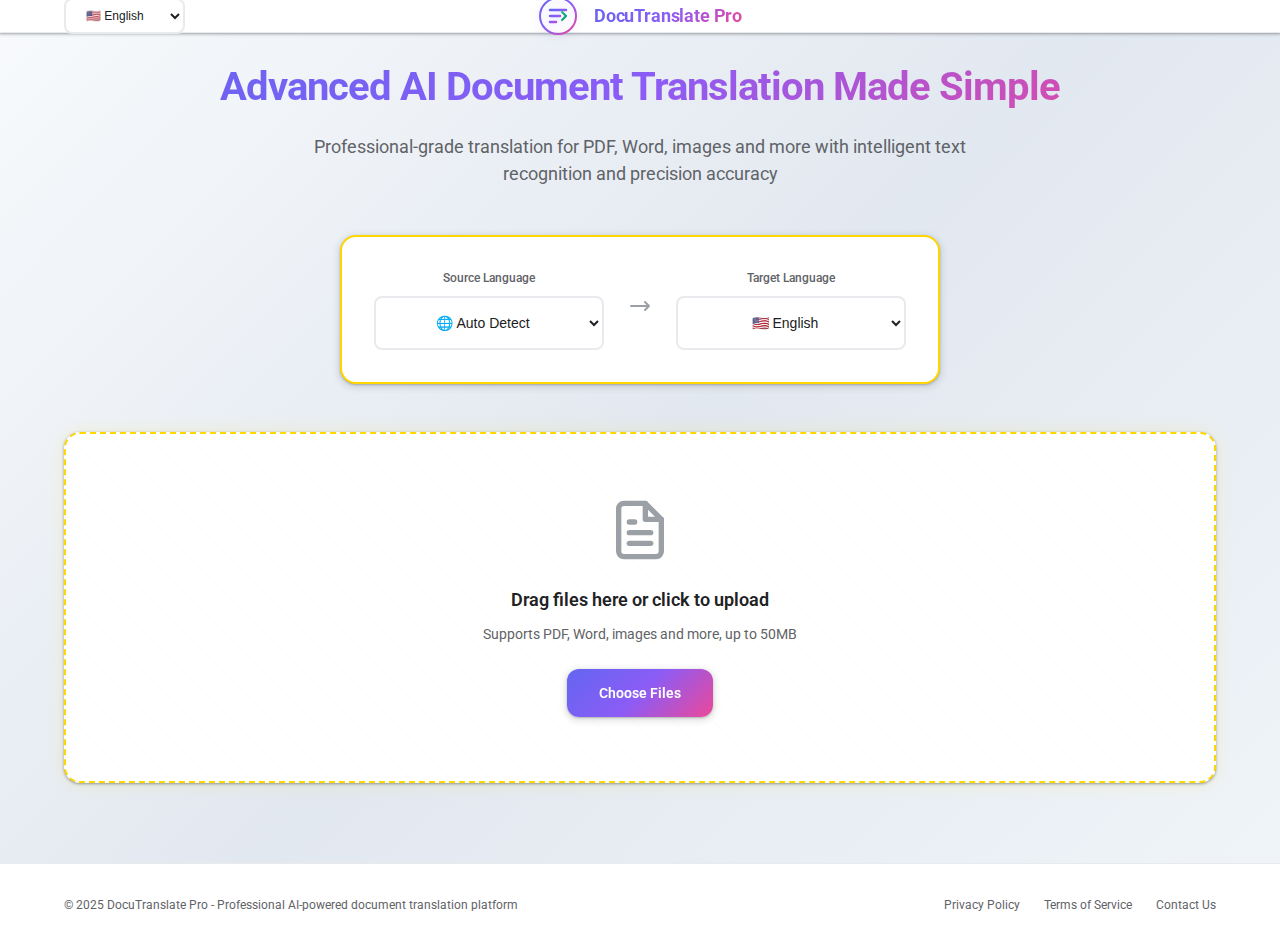
<file: index.html>
<!DOCTYPE html>
<html lang="en">
<head>
    <meta charset="UTF-8">
    <meta name="viewport" content="width=device-width, initial-scale=1.0">
    <title>DocuTranslate Pro - Advanced AI Document Translation Platform</title>
    <meta name="description" content="Professional AI-powered document translation platform supporting PDF, Word, images and more. Instant upload, automatic recognition, precision translation with cutting-edge technology.">
    <meta name="keywords" content="document translation,AI translation,PDF translator,Word translator,image translation,online translation,professional translation">
    <meta name="author" content="DocuTranslate Pro Team">
    
    <!-- Open Graph / Facebook -->
    <meta property="og:type" content="website">
    <meta property="og:url" content="">
    <meta property="og:title" content="DocuTranslate Pro - Advanced AI Document Translation">
    <meta property="og:description" content="Professional AI-powered document translation platform supporting multiple formats with precision and speed.">
    <meta property="og:image" content="">
    
    <!-- Twitter -->
    <meta property="twitter:card" content="summary_large_image">
    <meta property="twitter:url" content="">
    <meta property="twitter:title" content="DocuTranslate Pro - Advanced AI Document Translation">
    <meta property="twitter:description" content="Professional AI-powered document translation platform supporting multiple formats with precision and speed.">
    <meta property="twitter:image" content="">
    
    <!-- PWA相关 -->
    <link rel="manifest" href="manifest.json">
    <meta name="theme-color" content="#6366F1">
    <meta name="apple-mobile-web-app-capable" content="yes">
    <meta name="apple-mobile-web-app-status-bar-style" content="default">
    <meta name="apple-mobile-web-app-title" content="DocuTranslate Pro">
    
    <!-- 预加载关键资源 -->
    <link rel="preload" href="styles.css" as="style">
    <link rel="preload" href="script.js" as="script">
    <link rel="stylesheet" href="styles.css">
    
    <!-- DNS预解析和预连接 -->
    <link rel="dns-prefetch" href="https://fonts.googleapis.com">
    <link rel="dns-prefetch" href="https://fonts.gstatic.com">
    <link rel="dns-prefetch" href="https://api.deepseek.com">
    <link rel="preconnect" href="https://fonts.googleapis.com">
    <link rel="preconnect" href="https://fonts.gstatic.com" crossorigin>
    
    <!-- 异步加载字体以避免阻塞渲染 -->
    <link href="https://fonts.googleapis.com/css2?family=Google+Sans:wght@300;400;500;600;700&family=Roboto:wght@300;400;500;700&display=swap" rel="stylesheet" media="print" onload="this.media='all'">
    <noscript>
    <link href="https://fonts.googleapis.com/css2?family=Google+Sans:wght@300;400;500;600;700&family=Roboto:wght@300;400;500;700&display=swap" rel="stylesheet">
    </noscript>
</head>
<body>
    <!-- 主容器 -->
    <div class="app-container">
        <!-- 头部导航区 -->
        <header class="header">
            <div class="header-content">
                <!-- 语言切换器 -->
                <div class="language-switcher">
                    <select id="language-switcher" class="language-switcher-select">
                        <option value="en">🇺🇸 English</option>
                        <option value="zh-CN">🇨🇳 中文</option>
                        <option value="ja-JP">🇯🇵 日本語</option>
                        <option value="ko-KR">🇰🇷 한국어</option>
                        <option value="es-ES">🇪🇸 Español</option>
                        <option value="fr-FR">🇫🇷 Français</option>
                        <option value="de-DE">🇩🇪 Deutsch</option>
                    </select>
                </div>
                
                <div class="logo">
                    <div class="logo-icon">
                        <svg viewBox="0 0 40 40" fill="none" xmlns="http://www.w3.org/2000/svg">
                            <!-- 外圈渐变圆环 -->
                            <circle cx="20" cy="20" r="18" stroke="url(#logoGradient)" stroke-width="2" fill="none"/>
                            <!-- 内部翻译符号 -->
                            <path d="M12 14h16M12 20h10M12 26h6" stroke="url(#logoGradient)" stroke-width="2.5" stroke-linecap="round"/>
                            <!-- 箭头指示 -->
                            <path d="M24 16l4 4-4 4" stroke="url(#logoAccent)" stroke-width="2" stroke-linecap="round" stroke-linejoin="round"/>
                            <!-- 渐变定义 -->
                            <defs>
                                <linearGradient id="logoGradient" x1="0%" y1="0%" x2="100%" y2="100%">
                                    <stop offset="0%" style="stop-color:#6366F1"/>
                                    <stop offset="50%" style="stop-color:#8B5CF6"/>
                                    <stop offset="100%" style="stop-color:#EC4899"/>
                                </linearGradient>
                                <linearGradient id="logoAccent" x1="0%" y1="0%" x2="100%" y2="100%">
                                    <stop offset="0%" style="stop-color:#10B981"/>
                                    <stop offset="100%" style="stop-color:#059669"/>
                                </linearGradient>
                            </defs>
                        </svg>
                    </div>
                    <h1 class="logo-text">DocuTranslate Pro</h1>
                </div>

            </div>
        </header>

        <!-- 主内容区域 -->
        <main class="main-content">
                    <!-- Hero Section -->
        <section class="hero-section">
            <h2 class="hero-title" data-i18n="hero.title">Advanced AI Document Translation Made Simple</h2>
            <p class="hero-subtitle" data-i18n="hero.subtitle">Professional-grade translation for PDF, Word, images and more with intelligent text recognition and precision accuracy</p>
        </section>

            <!-- 语言选择区 -->
            <section class="language-selector-section">
                <div class="language-selector">
                    <div class="language-item">
                        <label for="source-lang" class="language-label" data-i18n="language.source">Source Language</label>
                        <select id="source-lang" class="language-select">
                            <option value="auto">🌐 Auto Detect</option>
                            <!-- European Languages -->
                            <option value="en">🇺🇸 English</option>
                            <option value="es">🇪🇸 Español</option>
                            <option value="fr">🇫🇷 Français</option>
                            <option value="de">🇩🇪 Deutsch</option>
                            <option value="it">🇮🇹 Italiano</option>
                            <option value="pt">🇵🇹 Português</option>
                            <option value="ru">🇷🇺 Русский</option>
                            <option value="nl">🇳🇱 Nederlands</option>
                            <option value="sv">🇸🇪 Svenska</option>
                            <option value="no">🇳🇴 Norsk</option>
                            <option value="da">🇩🇰 Dansk</option>
                            <option value="fi">🇫🇮 Suomi</option>
                            <option value="pl">🇵🇱 Polski</option>
                            <option value="cs">🇨🇿 Čeština</option>
                            <option value="sk">🇸🇰 Slovenčina</option>
                            <option value="hu">🇭🇺 Magyar</option>
                            <option value="ro">🇷🇴 Română</option>
                            <option value="bg">🇧🇬 Български</option>
                            <option value="hr">🇭🇷 Hrvatski</option>
                            <option value="sl">🇸🇮 Slovenščina</option>
                            <option value="et">🇪🇪 Eesti</option>
                            <option value="lv">🇱🇻 Latviešu</option>
                            <option value="lt">🇱🇹 Lietuvių</option>
                            <option value="uk">🇺🇦 Українська</option>
                            <option value="be">🇧🇾 Беларуская</option>
                            <option value="mk">🇲🇰 Македонски</option>
                            <option value="sr">🇷🇸 Српски</option>
                            <option value="bs">🇧🇦 Bosanski</option>
                            <option value="mt">🇲🇹 Malti</option>
                            <option value="is">🇮🇸 Íslenska</option>
                            <option value="ga">🇮🇪 Gaeilge</option>
                            <option value="cy">🏴󠁧󠁢󠁷󠁬󠁳󠁿 Cymraeg</option>
                            <option value="eu">🏴󠁢󠁳󠁱󠁿 Euskera</option>
                            <option value="ca">🏴󠁥󠁳󠁣󠁴󠁿 Català</option>
                            <option value="gl">🏴󠁥󠁳󠁧󠁡󠁿 Galego</option>
                            <option value="sq">🇦🇱 Shqip</option>
                            <option value="el">🇬🇷 Ελληνικά</option>
                            
                            <!-- Asian Languages -->
                            <option value="zh">🇨🇳 中文(简体)</option>
                            <option value="zh-tw">🇹🇼 中文(繁體)</option>
                            <option value="ja">🇯🇵 日本語</option>
                            <option value="ko">🇰🇷 한국어</option>
                            <option value="hi">🇮🇳 हिन्दी</option>
                            <option value="bn">🇧🇩 বাংলা</option>
                            <option value="ur">🇵🇰 اردو</option>
                            <option value="te">🇮🇳 తెలుగు</option>
                            <option value="mr">🇮🇳 मराठी</option>
                            <option value="ta">🇮🇳 தமிழ்</option>
                            <option value="gu">🇮🇳 ગુજરાતી</option>
                            <option value="kn">🇮🇳 ಕನ್ನಡ</option>
                            <option value="ml">🇮🇳 മലയാളം</option>
                            <option value="pa">🇮🇳 ਪੰਜਾਬੀ</option>
                            <option value="ne">🇳🇵 नेपाली</option>
                            <option value="si">🇱🇰 සිංහල</option>
                            <option value="my">🇲🇲 မြန်မာ</option>
                            <option value="th">🇹🇭 ไทย</option>
                            <option value="lo">🇱🇦 ລາວ</option>
                            <option value="km">🇰🇭 ខ្មែរ</option>
                            <option value="vi">🇻🇳 Tiếng Việt</option>
                            <option value="id">🇮🇩 Bahasa Indonesia</option>
                            <option value="ms">🇲🇾 Bahasa Melayu</option>
                            <option value="tl">🇵🇭 Filipino</option>
                            <option value="mn">🇲🇳 Монгол</option>
                            <option value="kk">🇰🇿 Қазақ</option>
                            <option value="ky">🇰🇬 Кыргыз</option>
                            <option value="uz">🇺🇿 O'zbek</option>
                            <option value="tg">🇹🇯 Тоҷикӣ</option>
                            
                            <!-- Middle Eastern & African Languages -->
                            <option value="ar">🇸🇦 العربية</option>
                            <option value="fa">🇮🇷 فارسی</option>
                            <option value="he">🇮🇱 עברית</option>
                            <option value="tr">🇹🇷 Türkçe</option>
                            <option value="az">🇦🇿 Azərbaycan</option>
                            <option value="ka">🇬🇪 ქართული</option>
                            <option value="hy">🇦🇲 Հայերեն</option>
                            <option value="ku">🏴󠁩󠁲󠁫󠁵󠁿 کوردی</option>
                            <option value="sw">🇰🇪 Kiswahili</option>
                            <option value="am">🇪🇹 አማርኛ</option>
                            <option value="ig">🇳🇬 Igbo</option>
                            <option value="yo">🇳🇬 Yorùbá</option>
                            <option value="zu">🇿🇦 isiZulu</option>
                            <option value="xh">🇿🇦 isiXhosa</option>
                            <option value="af">🇿🇦 Afrikaans</option>
                            
                            <!-- Other Major Languages -->
                            <option value="pt-br">🇧🇷 Português (Brasil)</option>
                            <option value="es-mx">🇲🇽 Español (México)</option>
                            <option value="en-gb">🇬🇧 English (British)</option>
                            <option value="fr-ca">🇨🇦 Français (Canada)</option>
                            <option value="la">🏛️ Latina</option>
                            <option value="eo">🌍 Esperanto</option>
                            <option value="jw">🇮🇩 Javanese</option>
                            <option value="su">🇮🇩 Sundanese</option>
                            <option value="ceb">🇵🇭 Cebuano</option>
                            <option value="ny">🇲🇼 Chichewa</option>
                            <option value="co">🇫🇷 Corsican</option>
                            <option value="fy">🇳🇱 Frisian</option>
                            <option value="haw">🇺🇸 Hawaiian</option>
                            <option value="hmn">🇨🇳 Hmong</option>
                            <option value="lb">🇱🇺 Luxembourgish</option>
                            <option value="mg">🇲🇬 Malagasy</option>
                            <option value="mi">🇳🇿 Maori</option>
                            <option value="sm">🇼🇸 Samoan</option>
                            <option value="gd">🏴󠁧󠁢󠁳󠁣󠁴󠁿 Scots Gaelic</option>
                            <option value="sn">🇿🇼 Shona</option>
                            <option value="sd">🇵🇰 Sindhi</option>
                            <option value="so">🇸🇴 Somali</option>
                            <option value="st">🇱🇸 Sesotho</option>
                            <option value="tk">🇹🇲 Turkmen</option>
                            <option value="ps">🇦🇫 Pashto</option>
                        </select>
                    </div>
                    <div class="language-arrow">
                        <svg viewBox="0 0 24 24" fill="none" xmlns="http://www.w3.org/2000/svg">
                            <path d="M17 8l4 4m0 0l-4 4m4-4H3" stroke="currentColor" stroke-width="2" stroke-linecap="round" stroke-linejoin="round"/>
                        </svg>
                    </div>
                    <div class="language-item">
                        <label for="target-lang" class="language-label" data-i18n="language.target">Target Language</label>
                        <select id="target-lang" class="language-select">
                            <!-- European Languages -->
                            <option value="en" selected>🇺🇸 English</option>
                            <option value="es">🇪🇸 Español</option>
                            <option value="fr">🇫🇷 Français</option>
                            <option value="de">🇩🇪 Deutsch</option>
                            <option value="it">🇮🇹 Italiano</option>
                            <option value="pt">🇵🇹 Português</option>
                            <option value="ru">🇷🇺 Русский</option>
                            <option value="nl">🇳🇱 Nederlands</option>
                            <option value="sv">🇸🇪 Svenska</option>
                            <option value="no">🇳🇴 Norsk</option>
                            <option value="da">🇩🇰 Dansk</option>
                            <option value="fi">🇫🇮 Suomi</option>
                            <option value="pl">🇵🇱 Polski</option>
                            <option value="cs">🇨🇿 Čeština</option>
                            <option value="sk">🇸🇰 Slovenčina</option>
                            <option value="hu">🇭🇺 Magyar</option>
                            <option value="ro">🇷🇴 Română</option>
                            <option value="bg">🇧🇬 Български</option>
                            <option value="hr">🇭🇷 Hrvatski</option>
                            <option value="sl">🇸🇮 Slovenščina</option>
                            <option value="et">🇪🇪 Eesti</option>
                            <option value="lv">🇱🇻 Latviešu</option>
                            <option value="lt">🇱🇹 Lietuvių</option>
                            <option value="uk">🇺🇦 Українська</option>
                            <option value="be">🇧🇾 Беларуская</option>
                            <option value="mk">🇲🇰 Македонски</option>
                            <option value="sr">🇷🇸 Српски</option>
                            <option value="bs">🇧🇦 Bosanski</option>
                            <option value="mt">🇲🇹 Malti</option>
                            <option value="is">🇮🇸 Íslenska</option>
                            <option value="ga">🇮🇪 Gaeilge</option>
                            <option value="cy">🏴󠁧󠁢󠁷󠁬󠁳󠁿 Cymraeg</option>
                            <option value="eu">🏴󠁢󠁳󠁱󠁿 Euskera</option>
                            <option value="ca">🏴󠁥󠁳󠁣󠁴󠁿 Català</option>
                            <option value="gl">🏴󠁥󠁳󠁧󠁡󠁿 Galego</option>
                            <option value="sq">🇦🇱 Shqip</option>
                            <option value="el">🇬🇷 Ελληνικά</option>
                            
                            <!-- Asian Languages -->
                            <option value="zh">🇨🇳 中文(简体)</option>
                            <option value="zh-tw">🇹🇼 中文(繁體)</option>
                            <option value="ja">🇯🇵 日本語</option>
                            <option value="ko">🇰🇷 한국어</option>
                            <option value="hi">🇮🇳 हिन्दी</option>
                            <option value="bn">🇧🇩 বাংলা</option>
                            <option value="ur">🇵🇰 اردو</option>
                            <option value="te">🇮🇳 తెలుగు</option>
                            <option value="mr">🇮🇳 मराठी</option>
                            <option value="ta">🇮🇳 தமிழ்</option>
                            <option value="gu">🇮🇳 ગુજરાતી</option>
                            <option value="kn">🇮🇳 ಕನ್ನಡ</option>
                            <option value="ml">🇮🇳 മലയാളം</option>
                            <option value="pa">🇮🇳 ਪੰਜਾਬੀ</option>
                            <option value="ne">🇳🇵 नेपाली</option>
                            <option value="si">🇱🇰 සිංහල</option>
                            <option value="my">🇲🇲 မြန်မာ</option>
                            <option value="th">🇹🇭 ไทย</option>
                            <option value="lo">🇱🇦 ລາວ</option>
                            <option value="km">🇰🇭 ខ្មែរ</option>
                            <option value="vi">🇻🇳 Tiếng Việt</option>
                            <option value="id">🇮🇩 Bahasa Indonesia</option>
                            <option value="ms">🇲🇾 Bahasa Melayu</option>
                            <option value="tl">🇵🇭 Filipino</option>
                            <option value="mn">🇲🇳 Монгол</option>
                            <option value="kk">🇰🇿 Қазақ</option>
                            <option value="ky">🇰🇬 Кыргыз</option>
                            <option value="uz">🇺🇿 O'zbek</option>
                            <option value="tg">🇹🇯 Тоҷикӣ</option>
                            
                            <!-- Middle Eastern & African Languages -->
                            <option value="ar">🇸🇦 العربية</option>
                            <option value="fa">🇮🇷 فارسی</option>
                            <option value="he">🇮🇱 עברית</option>
                            <option value="tr">🇹🇷 Türkçe</option>
                            <option value="az">🇦🇿 Azərbaycan</option>
                            <option value="ka">🇬🇪 ქართული</option>
                            <option value="hy">🇦🇲 Հայերեն</option>
                            <option value="ku">🏴󠁩󠁲󠁫󠁵󠁿 کوردی</option>
                            <option value="sw">🇰🇪 Kiswahili</option>
                            <option value="am">🇪🇹 አማርኛ</option>
                            <option value="ig">🇳🇬 Igbo</option>
                            <option value="yo">🇳🇬 Yorùbá</option>
                            <option value="zu">🇿🇦 isiZulu</option>
                            <option value="xh">🇿🇦 isiXhosa</option>
                            <option value="af">🇿🇦 Afrikaans</option>
                            
                            <!-- Other Major Languages -->
                            <option value="pt-br">🇧🇷 Português (Brasil)</option>
                            <option value="es-mx">🇲🇽 Español (México)</option>
                            <option value="en-gb">🇬🇧 English (British)</option>
                            <option value="fr-ca">🇨🇦 Français (Canada)</option>
                            <option value="la">🏛️ Latina</option>
                            <option value="eo">🌍 Esperanto</option>
                            <option value="jw">🇮🇩 Javanese</option>
                            <option value="su">🇮🇩 Sundanese</option>
                            <option value="ceb">🇵🇭 Cebuano</option>
                            <option value="ny">🇲🇼 Chichewa</option>
                            <option value="co">🇫🇷 Corsican</option>
                            <option value="fy">🇳🇱 Frisian</option>
                            <option value="haw">🇺🇸 Hawaiian</option>
                            <option value="hmn">🇨🇳 Hmong</option>
                            <option value="lb">🇱🇺 Luxembourgish</option>
                            <option value="mg">🇲🇬 Malagasy</option>
                            <option value="mi">🇳🇿 Maori</option>
                            <option value="sm">🇼🇸 Samoan</option>
                            <option value="gd">🏴󠁧󠁢󠁳󠁣󠁴󠁿 Scots Gaelic</option>
                            <option value="sn">🇿🇼 Shona</option>
                            <option value="sd">🇵🇰 Sindhi</option>
                            <option value="so">🇸🇴 Somali</option>
                            <option value="st">🇱🇸 Sesotho</option>
                            <option value="tk">🇹🇲 Turkmen</option>
                            <option value="ps">🇦🇫 Pashto</option>
                        </select>
                    </div>
                </div>
                
                <!-- 高级翻译设置 -->
                <div class="advanced-settings">
                    <div class="setting-item">
                        <label class="setting-label">
                            <input type="checkbox" id="use-ai-translation" checked>
                            <span class="checkmark"></span>
                            <span class="setting-text">
                                <span class="setting-title">
                                    Advanced AI Translation
                                    <span class="premium-badge">Pro</span>
                                </span>
                                <span class="setting-description">Leverage cutting-edge language models for superior translation quality and accuracy</span>
                            </span>
                        </label>
                    </div>
                </div>
            </section>

            <!-- 文件上传区 -->
            <section class="upload-section">
                <div class="upload-area" id="uploadArea">
                    <input type="file" id="fileInput" class="file-input" accept=".pdf,.doc,.docx,.jpg,.jpeg,.png,.txt" multiple>
                    <div class="upload-content">
                        <div class="upload-icon">
                            <svg viewBox="0 0 24 24" fill="none" xmlns="http://www.w3.org/2000/svg">
                                <path d="M14 2H6a2 2 0 0 0-2 2v16a2 2 0 0 0 2 2h12a2 2 0 0 0 2-2V8z" stroke="currentColor" stroke-width="2" stroke-linecap="round" stroke-linejoin="round"/>
                                <polyline points="14,2 14,8 20,8" stroke="currentColor" stroke-width="2" stroke-linecap="round" stroke-linejoin="round"/>
                                <line x1="16" y1="13" x2="8" y2="13" stroke="currentColor" stroke-width="2" stroke-linecap="round" stroke-linejoin="round"/>
                                <line x1="16" y1="17" x2="8" y2="17" stroke="currentColor" stroke-width="2" stroke-linecap="round" stroke-linejoin="round"/>
                                <polyline points="10,9 9,9 8,9" stroke="currentColor" stroke-width="2" stroke-linecap="round" stroke-linejoin="round"/>
                            </svg>
                        </div>
                        <h3 class="upload-title" data-i18n="upload.title">Drag files here or click to upload</h3>
                        <p class="upload-subtitle" data-i18n="upload.subtitle">Supports PDF, Word, images and more, up to 50MB</p>
                        <button class="upload-button" type="button"><span data-i18n="upload.button">Choose Files</span></button>
                    </div>
                </div>
                <!-- 文件列表显示 -->
                <div class="file-list" id="fileList" style="display: none;">
                    <h4 class="file-list-title" data-i18n="upload.selectedFiles">Selected Files</h4>
                    <div class="file-items" id="fileItems"></div>
                </div>
                
                <!-- 翻译按钮区域 -->
                <div class="translation-actions" id="translationActions" style="display: none;">
                    <button class="translate-btn" id="translateBtn">
                        <svg viewBox="0 0 24 24" fill="none" xmlns="http://www.w3.org/2000/svg">
                            <path d="M12.87 15.07l-2.54-2.51.03-.03c1.74-1.94 2.01-4.65.77-6.67-.35-.6-.8-1.15-1.34-1.64-.54-.49-1.17-.9-1.85-1.21-.68-.31-1.41-.52-2.16-.62-.75-.1-1.52-.09-2.27.03-.75.12-1.47.35-2.13.68-.66.33-1.26.76-1.78 1.28-.52.52-.95 1.12-1.28 1.78-.33.66-.56 1.38-.68 2.13-.12.75-.13 1.52-.03 2.27.1.75.31 1.48.62 2.16.31.68.72 1.31 1.21 1.85.49.54 1.04.99 1.64 1.34 2.02 1.24 4.73.97 6.67-.77l.03.03 2.51 2.54c.19.19.45.29.71.29.26 0 .52-.1.71-.29l2.54-2.54c.19-.19.29-.45.29-.71 0-.26-.1-.52-.29-.71z" fill="currentColor"/>
                        </svg>
                        开始翻译
                    </button>
                    <div class="translation-info">
                        <span class="file-count">已选择 <span id="selectedFileCount">0</span> 个文件</span>
                        <span class="file-size">总大小: <span id="totalFileSize">0 KB</span></span>
                    </div>
                </div>
            </section>

            <!-- 处理状态区 -->
            <section class="processing-section" id="processingSection" style="display: none;">
                <div class="processing-card">
                    <div class="processing-indicator">
                        <div class="spinner"></div>
                    </div>
                    <h3 class="processing-title" data-i18n="processing.title">Processing document...</h3>
                    <p class="processing-subtitle" id="processingStatus" data-i18n="processing.recognizing">Recognizing text content</p>
                    <div class="progress-bar">
                        <div class="progress-fill" id="progressFill"></div>
                    </div>
                </div>
            </section>

            <!-- 预览对比区 -->
            <section class="preview-section" id="previewSection" style="display: none;">
                <div class="preview-header">
                    <h3 class="preview-title" data-i18n="preview.title">Translation Results</h3>
                    <div class="preview-controls">
                        <button class="control-button" id="copyButton" title="Copy translated content">
                            <svg viewBox="0 0 24 24" fill="none" xmlns="http://www.w3.org/2000/svg">
                                <rect x="9" y="9" width="13" height="13" rx="2" ry="2" stroke="currentColor" stroke-width="2" stroke-linecap="round" stroke-linejoin="round"/>
                                <path d="M5 15H4a2 2 0 0 1-2-2V4a2 2 0 0 1 2-2h9a2 2 0 0 1 2 2v1" stroke="currentColor" stroke-width="2" stroke-linecap="round" stroke-linejoin="round"/>
                            </svg>
                            <span data-i18n="preview.copy">Copy Translation</span>
                        </button>
                        <button class="control-button secondary" id="downloadButton" title="Download translation results">
                            <svg viewBox="0 0 24 24" fill="none" xmlns="http://www.w3.org/2000/svg">
                                <path d="M21 15v4a2 2 0 0 1-2 2H5a2 2 0 0 1-2-2v-4" stroke="currentColor" stroke-width="2" stroke-linecap="round" stroke-linejoin="round"/>
                                <polyline points="7,10 12,15 17,10" stroke="currentColor" stroke-width="2" stroke-linecap="round" stroke-linejoin="round"/>
                                <line x1="12" y1="15" x2="12" y2="3" stroke="currentColor" stroke-width="2" stroke-linecap="round" stroke-linejoin="round"/>
                            </svg>
                            <span data-i18n="preview.download">Download</span>
                        </button>
                        <button class="control-button secondary" id="newTranslationButton" title="Start new translation">
                            <svg viewBox="0 0 24 24" fill="none" xmlns="http://www.w3.org/2000/svg">
                                <polyline points="1 4 1 10 7 10" stroke="currentColor" stroke-width="2" stroke-linecap="round" stroke-linejoin="round"/>
                                <polyline points="23 20 23 14 17 14" stroke="currentColor" stroke-width="2" stroke-linecap="round" stroke-linejoin="round"/>
                                <path d="M20.49 9A9 9 0 0 0 5.64 5.64L1 10m22 4l-4.64 4.36A9 9 0 0 1 3.51 15" stroke="currentColor" stroke-width="2" stroke-linecap="round" stroke-linejoin="round"/>
                            </svg>
                            <span data-i18n="preview.newTranslation">New Translation</span>
                        </button>
                    </div>
                </div>

                <!-- 左右对比面板 -->
                <div class="preview-panels">
                    <!-- 原文面板 -->
                    <div class="preview-panel original-panel">
                        <div class="panel-header">
                            <h4 class="panel-title" data-i18n="preview.original">Original Content</h4>
                            <span class="panel-meta" id="originalMeta">-</span>
                        </div>
                        <div class="panel-content" id="originalContent">
                            <!-- 原文内容将在这里动态生成 -->
                        </div>
                    </div>

                    <!-- 分隔线 -->
                    <div class="preview-divider"></div>

                    <!-- 译文面板 -->
                    <div class="preview-panel translated-panel">
                        <div class="panel-header">
                            <h4 class="panel-title" data-i18n="preview.translated">Translated Content</h4>
                            <span class="panel-meta" id="translatedMeta">-</span>
                        </div>
                        <div class="panel-content" id="translatedContent">
                            <!-- 翻译内容将在这里动态生成 -->
                        </div>
                    </div>
                </div>
            </section>
        </main>

        <!-- 页脚 -->
        <footer class="footer">
            <div class="footer-content">
                <p class="footer-text" data-i18n="footer.text">
                    © 2025 DocuTranslate Pro - Professional AI-powered document translation platform
                </p>
                <div class="footer-links">
                    <a href="#privacy" class="footer-link" data-i18n="footer.privacy">Privacy Policy</a>
                    <a href="#terms" class="footer-link" data-i18n="footer.terms">Terms of Service</a>
                    <a href="#contact" class="footer-link" data-i18n="footer.contact">Contact Us</a>
                </div>
            </div>
        </footer>

        <!-- 通知提示 -->
        <div class="notification" id="notification" style="display: none;">
            <div class="notification-content">
                <span class="notification-message" id="notificationMessage"></span>
                <button class="notification-close" id="notificationClose">&times;</button>
            </div>
        </div>
    </div>

    <!-- 国际化文件 -->
    <script src="i18n.js"></script>
    <!-- JavaScript文件 - 延迟加载 -->
    <script src="script.js" defer></script>
    
    <!-- 性能监控 -->
    <script>
        // 性能监控代码
        window.addEventListener('load', function() {
            if ('performance' in window) {
                const loadTime = performance.timing.loadEventEnd - performance.timing.navigationStart;
                console.log(`页面加载时间: ${loadTime}ms`);
                
                // 发送性能数据（在实际项目中可以发送到分析服务）
                if (loadTime > 3000) {
                    console.warn('页面加载时间较长，建议优化');
                }
            }
        });
        
        // 错误监控
        window.addEventListener('error', function(e) {
            console.error('JavaScript错误:', e.error);
        });
        
        // 未处理的Promise错误
        window.addEventListener('unhandledrejection', function(e) {
            console.error('未处理的Promise错误:', e.reason);
        });
    </script>
</body>
</html>
</file>
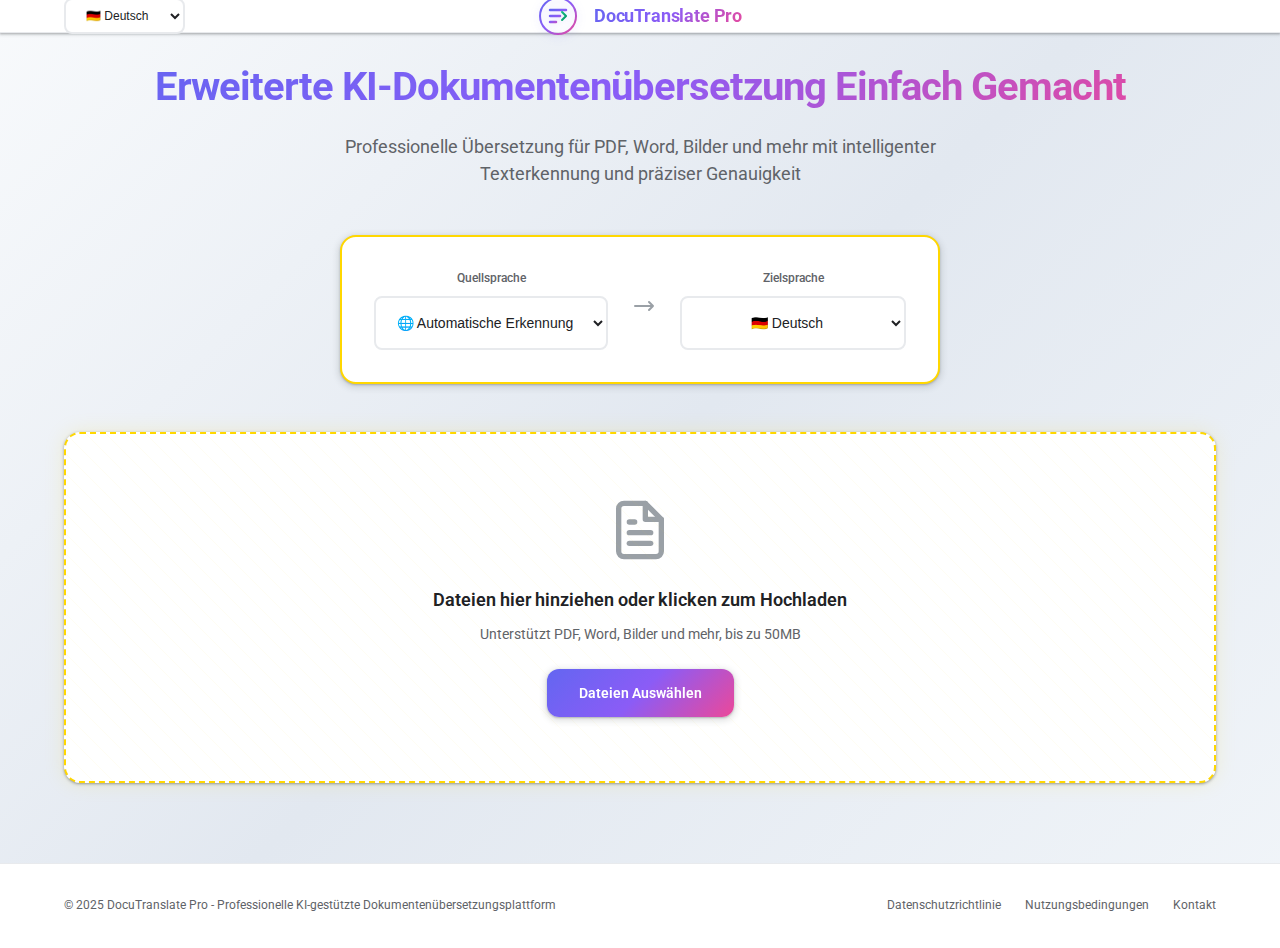
<file: de-DE/index.html>
<!DOCTYPE html>
<html lang="de-DE">
<head>
    <meta charset="UTF-8">
    <meta name="viewport" content="width=device-width, initial-scale=1.0">
    <title data-i18n="site.title">DocuTranslate Pro - Erweiterte KI-Dokumentenübersetzungsplattform</title>
    <meta name="description" data-i18n="site.description" content="Professionelle KI-gestützte Dokumentenübersetzungsplattform für PDF, Word, Bilder und mehr. Sofortiger Upload, automatische Erkennung, präzise Übersetzung mit modernster Technologie.">
    <meta name="keywords" content="Dokumentenübersetzung,KI-Übersetzung,PDF-Übersetzer,Word-Übersetzer,Bildübersetzung,Online-Übersetzung,professionelle Übersetzung">
    <meta name="author" content="DocuTranslate Pro Team">
    
    <!-- Open Graph / Facebook -->
    <meta property="og:type" content="website">
    <meta property="og:url" content="">
    <meta property="og:title" content="DocuTranslate Pro - Advanced AI Document Translation">
    <meta property="og:description" content="Professional AI-powered document translation platform supporting multiple formats with precision and speed.">
    <meta property="og:image" content="">
    
    <!-- Twitter -->
    <meta property="twitter:card" content="summary_large_image">
    <meta property="twitter:url" content="">
    <meta property="twitter:title" content="DocuTranslate Pro - Advanced AI Document Translation">
    <meta property="twitter:description" content="Professional AI-powered document translation platform supporting multiple formats with precision and speed.">
    <meta property="twitter:image" content="">
    
    <!-- PWA相关 -->
    <link rel="manifest" href="../manifest.json">
    <meta name="theme-color" content="#6366F1">
    <meta name="apple-mobile-web-app-capable" content="yes">
    <meta name="apple-mobile-web-app-status-bar-style" content="default">
    <meta name="apple-mobile-web-app-title" data-i18n="site.title" content="DocuTranslate Pro">
    
    <!-- 预加载关键资源 -->
    <link rel="preload" href="../styles.css" as="style">
    <link rel="preload" href="../script.js" as="script">
    <link rel="stylesheet" href="../styles.css">
    
    <!-- DNS预解析和预连接 -->
    <link rel="dns-prefetch" href="https://fonts.googleapis.com">
    <link rel="dns-prefetch" href="https://fonts.gstatic.com">
    <link rel="dns-prefetch" href="https://api.deepseek.com">
    <link rel="preconnect" href="https://fonts.googleapis.com">
    <link rel="preconnect" href="https://fonts.gstatic.com" crossorigin>
    
    <!-- 异步加载字体以避免阻塞渲染 -->
    <link href="https://fonts.googleapis.com/css2?family=Google+Sans:wght@300;400;500;600;700&family=Roboto:wght@300;400;500;700&display=swap" rel="stylesheet" media="print" onload="this.media='all'">
    <noscript>
    <link href="https://fonts.googleapis.com/css2?family=Google+Sans:wght@300;400;500;600;700&family=Roboto:wght@300;400;500;700&display=swap" rel="stylesheet">
    </noscript>
</head>
<body>
    <!-- 主容器 -->
    <div class="app-container">
        <!-- 头部导航区 -->
        <header class="header">
            <div class="header-content">
                <!-- 语言切换器 -->
                <div class="language-switcher">
                    <select id="language-switcher" class="language-switcher-select">
                        <option value="en">🇺🇸 English</option>
                        <option value="zh-CN">🇨🇳 中文</option>
                        <option value="ja-JP">🇯🇵 日本語</option>
                        <option value="ko-KR">🇰🇷 한국어</option>
                        <option value="es-ES">🇪🇸 Español</option>
                        <option value="fr-FR">🇫🇷 Français</option>
                        <option value="de-DE" selected>🇩🇪 Deutsch</option>
                    </select>
                </div>
                
                <div class="logo">
                    <div class="logo-icon">
                        <svg viewBox="0 0 40 40" fill="none" xmlns="http://www.w3.org/2000/svg">
                            <!-- 外圈渐变圆环 -->
                            <circle cx="20" cy="20" r="18" stroke="url(#logoGradient)" stroke-width="2" fill="none"/>
                            <!-- 内部翻译符号 -->
                            <path d="M12 14h16M12 20h10M12 26h6" stroke="url(#logoGradient)" stroke-width="2.5" stroke-linecap="round"/>
                            <!-- 箭头指示 -->
                            <path d="M24 16l4 4-4 4" stroke="url(#logoAccent)" stroke-width="2" stroke-linecap="round" stroke-linejoin="round"/>
                            <!-- 渐变定义 -->
                            <defs>
                                <linearGradient id="logoGradient" x1="0%" y1="0%" x2="100%" y2="100%">
                                    <stop offset="0%" style="stop-color:#6366F1"/>
                                    <stop offset="50%" style="stop-color:#8B5CF6"/>
                                    <stop offset="100%" style="stop-color:#EC4899"/>
                                </linearGradient>
                                <linearGradient id="logoAccent" x1="0%" y1="0%" x2="100%" y2="100%">
                                    <stop offset="0%" style="stop-color:#10B981"/>
                                    <stop offset="100%" style="stop-color:#059669"/>
                                </linearGradient>
                            </defs>
                        </svg>
                    </div>
                    <h1 class="logo-text" data-i18n="site.title">DocuTranslate Pro</h1>
                </div>

            </div>
        </header>

        <!-- 主内容区域 -->
        <main class="main-content">
                    <!-- Hero Section -->
            <section class="hero-section">
                <h2 class="hero-title" data-i18n="hero.title">Erweiterte KI-Dokumentenübersetzung Einfach Gemacht</h2>
                <p class="hero-subtitle" data-i18n="hero.subtitle">Professionelle Übersetzung für PDF, Word, Bilder und mehr mit intelligenter Texterkennung und präziser Genauigkeit</p>
            </section>

            <!-- 语言选择区 -->
            <section class="language-selector-section">
                <div class="language-selector">
                    <div class="language-item">
                        <label for="source-lang" class="language-label" data-i18n="language.source">Quellsprache</label>
                        <select id="source-lang" class="language-select">
                            <option value="auto" data-i18n="language.autoDetect">🌐 Automatische Erkennung</option>
                            <!-- European Languages -->
                            <option value="en">🇺🇸 English</option>
                            <option value="es">🇪🇸 Español</option>
                            <option value="fr">🇫🇷 Français</option>
                            <option value="de">🇩🇪 Deutsch</option>
                            <option value="it">🇮🇹 Italiano</option>
                            <option value="pt">🇵🇹 Português</option>
                            <option value="ru">🇷🇺 Русский</option>
                            <option value="nl">🇳🇱 Nederlands</option>
                            <option value="sv">🇸🇪 Svenska</option>
                            <option value="no">🇳🇴 Norsk</option>
                            <option value="da">🇩🇰 Dansk</option>
                            <option value="fi">🇫🇮 Suomi</option>
                            <option value="pl">🇵🇱 Polski</option>
                            <option value="cs">🇨🇿 Čeština</option>
                            <option value="sk">🇸🇰 Slovenčina</option>
                            <option value="hu">🇭🇺 Magyar</option>
                            <option value="ro">🇷🇴 Română</option>
                            <option value="bg">🇧🇬 Български</option>
                            <option value="hr">🇭🇷 Hrvatski</option>
                            <option value="sl">🇸🇮 Slovenščina</option>
                            <option value="et">🇪🇪 Eesti</option>
                            <option value="lv">🇱🇻 Latviešu</option>
                            <option value="lt">🇱🇹 Lietuvių</option>
                            <option value="uk">🇺🇦 Українська</option>
                            <option value="be">🇧🇾 Беларуская</option>
                            <option value="mk">🇲🇰 Македонски</option>
                            <option value="sr">🇷🇸 Српски</option>
                            <option value="bs">🇧🇦 Bosanski</option>
                            <option value="mt">🇲🇹 Malti</option>
                            <option value="is">🇮🇸 Íslenska</option>
                            <option value="ga">🇮🇪 Gaeilge</option>
                            <option value="cy">🏴󠁧󠁢󠁷󠁬󠁳󠁿 Cymraeg</option>
                            <option value="eu">🏴󠁢󠁳󠁱󠁿 Euskera</option>
                            <option value="ca">🏴󠁥󠁳󠁣󠁴󠁿 Català</option>
                            <option value="gl">🏴󠁥󠁳󠁧󠁡󠁿 Galego</option>
                            <option value="sq">🇦🇱 Shqip</option>
                            <option value="el">🇬🇷 Ελληνικά</option>
                            
                            <!-- Asian Languages -->
                            <option value="zh">🇨🇳 中文(简体)</option>
                            <option value="zh-tw">🇹🇼 中文(繁體)</option>
                            <option value="ja">🇯🇵 日本語</option>
                            <option value="ko">🇰🇷 한국어</option>
                            <option value="hi">🇮🇳 हिन्दी</option>
                            <option value="bn">🇧🇩 বাংলা</option>
                            <option value="ur">🇵🇰 اردو</option>
                            <option value="te">🇮🇳 తెలుగు</option>
                            <option value="mr">🇮🇳 मराठी</option>
                            <option value="ta">🇮🇳 தமிழ்</option>
                            <option value="gu">🇮🇳 ગુજરાતી</option>
                            <option value="kn">🇮🇳 ಕನ್ನಡ</option>
                            <option value="ml">🇮🇳 മലയാളം</option>
                            <option value="pa">🇮🇳 ਪੰਜਾਬੀ</option>
                            <option value="ne">🇳🇵 नेपाली</option>
                            <option value="si">🇱🇰 සිංහල</option>
                            <option value="my">🇲🇲 မြန်မာ</option>
                            <option value="th">🇹🇭 ไทย</option>
                            <option value="lo">🇱🇦 ລາວ</option>
                            <option value="km">🇰🇭 ខ្មែរ</option>
                            <option value="vi">🇻🇳 Tiếng Việt</option>
                            <option value="id">🇮🇩 Bahasa Indonesia</option>
                            <option value="ms">🇲🇾 Bahasa Melayu</option>
                            <option value="tl">🇵🇭 Filipino</option>
                            <option value="mn">🇲🇳 Монгол</option>
                            <option value="kk">🇰🇿 Қазақ</option>
                            <option value="ky">🇰🇬 Кыргыз</option>
                            <option value="uz">🇺🇿 O'zbek</option>
                            <option value="tg">🇹🇯 Тоҷикӣ</option>
                            
                            <!-- Middle Eastern & African Languages -->
                            <option value="ar">🇸🇦 العربية</option>
                            <option value="fa">🇮🇷 فارسی</option>
                            <option value="he">🇮🇱 עברית</option>
                            <option value="tr">🇹🇷 Türkçe</option>
                            <option value="az">🇦🇿 Azərbaycan</option>
                            <option value="ka">🇬🇪 ქართული</option>
                            <option value="hy">🇦🇲 Հայերեն</option>
                            <option value="ku">🏴󠁩󠁲󠁫󠁵󠁿 کوردی</option>
                            <option value="sw">🇰🇪 Kiswahili</option>
                            <option value="am">🇪🇹 አማርኛ</option>
                            <option value="ig">🇳🇬 Igbo</option>
                            <option value="yo">🇳🇬 Yorùbá</option>
                            <option value="zu">🇿🇦 isiZulu</option>
                            <option value="xh">🇿🇦 isiXhosa</option>
                            <option value="af">🇿🇦 Afrikaans</option>
                            
                            <!-- Other Major Languages -->
                            <option value="pt-br">🇧🇷 Português (Brasil)</option>
                            <option value="es-mx">🇲🇽 Español (México)</option>
                            <option value="en-gb">🇬🇧 English (British)</option>
                            <option value="fr-ca">🇨🇦 Français (Canada)</option>
                            <option value="la">🏛️ Latina</option>
                            <option value="eo">🌍 Esperanto</option>
                            <option value="jw">🇮🇩 Javanese</option>
                            <option value="su">🇮🇩 Sundanese</option>
                            <option value="ceb">🇵🇭 Cebuano</option>
                            <option value="ny">🇲🇼 Chichewa</option>
                            <option value="co">🇫🇷 Corsican</option>
                            <option value="fy">🇳🇱 Frisian</option>
                            <option value="haw">🇺🇸 Hawaiian</option>
                            <option value="hmn">🇨🇳 Hmong</option>
                            <option value="lb">🇱🇺 Luxembourgish</option>
                            <option value="mg">🇲🇬 Malagasy</option>
                            <option value="mi">🇳🇿 Maori</option>
                            <option value="sm">🇼🇸 Samoan</option>
                            <option value="gd">🏴󠁧󠁢󠁳󠁣󠁴󠁿 Scots Gaelic</option>
                            <option value="sn">🇿🇼 Shona</option>
                            <option value="sd">🇵🇰 Sindhi</option>
                            <option value="so">🇸🇴 Somali</option>
                            <option value="st">🇱🇸 Sesotho</option>
                            <option value="tk">🇹🇲 Turkmen</option>
                            <option value="ps">🇦🇫 Pashto</option>
                        </select>
                    </div>
                    <div class="language-arrow">
                        <svg viewBox="0 0 24 24" fill="none" xmlns="http://www.w3.org/2000/svg">
                            <path d="M17 8l4 4m0 0l-4 4m4-4H3" stroke="currentColor" stroke-width="2" stroke-linecap="round" stroke-linejoin="round"/>
                        </svg>
                    </div>
                    <div class="language-item">
                        <label for="target-lang" class="language-label" data-i18n="language.target">Zielsprache</label>
                        <select id="target-lang" class="language-select">
                            <!-- European Languages -->
                            <option value="en">🇺🇸 English</option>
                            <option value="es">🇪🇸 Español</option>
                            <option value="fr">🇫🇷 Français</option>
                            <option value="de" selected>🇩🇪 Deutsch</option>
                            <option value="it">🇮🇹 Italiano</option>
                            <option value="pt">🇵🇹 Português</option>
                            <option value="ru">🇷🇺 Русский</option>
                            <option value="nl">🇳🇱 Nederlands</option>
                            <option value="sv">🇸🇪 Svenska</option>
                            <option value="no">🇳🇴 Norsk</option>
                            <option value="da">🇩🇰 Dansk</option>
                            <option value="fi">🇫🇮 Suomi</option>
                            <option value="pl">🇵🇱 Polski</option>
                            <option value="cs">🇨🇿 Čeština</option>
                            <option value="sk">🇸🇰 Slovenčina</option>
                            <option value="hu">🇭🇺 Magyar</option>
                            <option value="ro">🇷🇴 Română</option>
                            <option value="bg">🇧🇬 Български</option>
                            <option value="hr">🇭🇷 Hrvatski</option>
                            <option value="sl">🇸🇮 Slovenščina</option>
                            <option value="et">🇪🇪 Eesti</option>
                            <option value="lv">🇱🇻 Latviešu</option>
                            <option value="lt">🇱🇹 Lietuvių</option>
                            <option value="uk">🇺🇦 Українська</option>
                            <option value="be">🇧🇾 Беларуская</option>
                            <option value="mk">🇲🇰 Македонски</option>
                            <option value="sr">🇷🇸 Српски</option>
                            <option value="bs">🇧🇦 Bosanski</option>
                            <option value="mt">🇲🇹 Malti</option>
                            <option value="is">🇮🇸 Íslenska</option>
                            <option value="ga">🇮🇪 Gaeilge</option>
                            <option value="cy">🏴󠁧󠁢󠁷󠁬󠁳󠁿 Cymraeg</option>
                            <option value="eu">🏴󠁢󠁳󠁱󠁿 Euskera</option>
                            <option value="ca">🏴󠁥󠁳󠁣󠁴󠁿 Català</option>
                            <option value="gl">🏴󠁥󠁳󠁧󠁡󠁿 Galego</option>
                            <option value="sq">🇦🇱 Shqip</option>
                            <option value="el">🇬🇷 Ελληνικά</option>
                            
                            <!-- Asian Languages -->
                            <option value="zh">🇨🇳 中文(简体)</option>
                            <option value="zh-tw">🇹🇼 中文(繁體)</option>
                            <option value="ja">🇯🇵 日本語</option>
                            <option value="ko">🇰🇷 한국어</option>
                            <option value="hi">🇮🇳 हिन्दी</option>
                            <option value="bn">🇧🇩 বাংলা</option>
                            <option value="ur">🇵🇰 اردو</option>
                            <option value="te">🇮🇳 తెలుగు</option>
                            <option value="mr">🇮🇳 मराठी</option>
                            <option value="ta">🇮🇳 தமிழ்</option>
                            <option value="gu">🇮🇳 ગુજરાતી</option>
                            <option value="kn">🇮🇳 ಕನ್ನಡ</option>
                            <option value="ml">🇮🇳 മലയാളം</option>
                            <option value="pa">🇮🇳 ਪੰਜਾਬੀ</option>
                            <option value="ne">🇳🇵 नेपाली</option>
                            <option value="si">🇱🇰 සිංහල</option>
                            <option value="my">🇲🇲 မြန်မာ</option>
                            <option value="th">🇹🇭 ไทย</option>
                            <option value="lo">🇱🇦 ລາວ</option>
                            <option value="km">🇰🇭 ខ្មែរ</option>
                            <option value="vi">🇻🇳 Tiếng Việt</option>
                            <option value="id">🇮🇩 Bahasa Indonesia</option>
                            <option value="ms">🇲🇾 Bahasa Melayu</option>
                            <option value="tl">🇵🇭 Filipino</option>
                            <option value="mn">🇲🇳 Монгол</option>
                            <option value="kk">🇰🇿 Қазақ</option>
                            <option value="ky">🇰🇬 Кыргыз</option>
                            <option value="uz">🇺🇿 O'zbek</option>
                            <option value="tg">🇹🇯 Тоҷикӣ</option>
                            
                            <!-- Middle Eastern & African Languages -->
                            <option value="ar">🇸🇦 العربية</option>
                            <option value="fa">🇮🇷 فارسی</option>
                            <option value="he">🇮🇱 עברית</option>
                            <option value="tr">🇹🇷 Türkçe</option>
                            <option value="az">🇦🇿 Azərbaycan</option>
                            <option value="ka">🇬🇪 ქართული</option>
                            <option value="hy">🇦🇲 Հայերեն</option>
                            <option value="ku">🏴󠁩󠁲󠁫󠁵󠁿 کوردی</option>
                            <option value="sw">🇰🇪 Kiswahili</option>
                            <option value="am">🇪🇹 አማርኛ</option>
                            <option value="ig">🇳🇬 Igbo</option>
                            <option value="yo">🇳🇬 Yorùbá</option>
                            <option value="zu">🇿🇦 isiZulu</option>
                            <option value="xh">🇿🇦 isiXhosa</option>
                            <option value="af">🇿🇦 Afrikaans</option>
                            
                            <!-- Other Major Languages -->
                            <option value="pt-br">🇧🇷 Português (Brasil)</option>
                            <option value="es-mx">🇲🇽 Español (México)</option>
                            <option value="en-gb">🇬🇧 English (British)</option>
                            <option value="fr-ca">🇨🇦 Français (Canada)</option>
                            <option value="la">🏛️ Latina</option>
                            <option value="eo">🌍 Esperanto</option>
                            <option value="jw">🇮🇩 Javanese</option>
                            <option value="su">🇮🇩 Sundanese</option>
                            <option value="ceb">🇵🇭 Cebuano</option>
                            <option value="ny">🇲🇼 Chichewa</option>
                            <option value="co">🇫🇷 Corsican</option>
                            <option value="fy">🇳🇱 Frisian</option>
                            <option value="haw">🇺🇸 Hawaiian</option>
                            <option value="hmn">🇨🇳 Hmong</option>
                            <option value="lb">🇱🇺 Luxembourgish</option>
                            <option value="mg">🇲🇬 Malagasy</option>
                            <option value="mi">🇳🇿 Maori</option>
                            <option value="sm">🇼🇸 Samoan</option>
                            <option value="gd">🏴󠁧󠁢󠁳󠁣󠁴󠁿 Scots Gaelic</option>
                            <option value="sn">🇿🇼 Shona</option>
                            <option value="sd">🇵🇰 Sindhi</option>
                            <option value="so">🇸🇴 Somali</option>
                            <option value="st">🇱🇸 Sesotho</option>
                            <option value="tk">🇹🇲 Turkmen</option>
                            <option value="ps">🇦🇫 Pashto</option>
                        </select>
                    </div>
                </div>
                
                <!-- 高级翻译设置 -->
                <div class="advanced-settings">
                    <div class="setting-item">
                        <label class="setting-label">
                            <input type="checkbox" id="use-ai-translation" checked>
                            <span class="checkmark"></span>
                            <span class="setting-text">
                                <span class="setting-title">
                                    Advanced AI Translation
                                    <span class="premium-badge">Pro</span>
                                </span>
                                <span class="setting-description">Leverage cutting-edge language models for superior translation quality and accuracy</span>
                            </span>
                        </label>
                    </div>
                </div>
            </section>

            <!-- 文件上传区 -->
            <section class="upload-section">
                <div class="upload-area" id="uploadArea">
                    <input type="file" id="fileInput" class="file-input" accept=".pdf,.doc,.docx,.jpg,.jpeg,.png,.txt" multiple>
                    <div class="upload-content">
                        <div class="upload-icon">
                            <svg viewBox="0 0 24 24" fill="none" xmlns="http://www.w3.org/2000/svg">
                                <path d="M14 2H6a2 2 0 0 0-2 2v16a2 2 0 0 0 2 2h12a2 2 0 0 0 2-2V8z" stroke="currentColor" stroke-width="2" stroke-linecap="round" stroke-linejoin="round"/>
                                <polyline points="14,2 14,8 20,8" stroke="currentColor" stroke-width="2" stroke-linecap="round" stroke-linejoin="round"/>
                                <line x1="16" y1="13" x2="8" y2="13" stroke="currentColor" stroke-width="2" stroke-linecap="round" stroke-linejoin="round"/>
                                <line x1="16" y1="17" x2="8" y2="17" stroke="currentColor" stroke-width="2" stroke-linecap="round" stroke-linejoin="round"/>
                                <polyline points="10,9 9,9 8,9" stroke="currentColor" stroke-width="2" stroke-linecap="round" stroke-linejoin="round"/>
                            </svg>
                        </div>
                        <h3 class="upload-title" data-i18n="upload.title">Dateien hier hinziehen oder klicken zum Hochladen</h3>
                        <p class="upload-subtitle" data-i18n="upload.subtitle">Unterstützt PDF, Word, Bilder und mehr, bis zu 50MB</p>
                        <button class="upload-button" type="button"><span data-i18n="upload.button">Dateien Auswählen</span></button>
                    </div>
                </div>
                <!-- 文件列表显示 -->
                <div class="file-list" id="fileList" style="display: none;">
                    <h4 class="file-list-title" data-i18n="upload.selectedFiles">Ausgewählte Dateien</h4>
                    <div class="file-items" id="fileItems"></div>
                </div>
            </section>

            <!-- 处理状态区 -->
            <section class="processing-section" id="processingSection" style="display: none;">
                <div class="processing-card">
                    <div class="processing-indicator">
                        <div class="spinner"></div>
                    </div>
                    <h3 class="processing-title" data-i18n="processing.title">Dokument wird verarbeitet...</h3>
                    <p class="processing-subtitle" id="processingStatus" data-i18n="processing.recognizing">Textinhalt wird erkannt</p>
                    <div class="progress-bar">
                        <div class="progress-fill" id="progressFill"></div>
                    </div>
                </div>
            </section>

            <!-- 预览对比区 -->
            <section class="preview-section" id="previewSection" style="display: none;">
                <div class="preview-header">
                    <h3 class="preview-title" data-i18n="preview.title">Übersetzungsergebnisse</h3>
                    <div class="preview-controls">
                        <button class="control-button" id="copyButton" title="Copy translated content">
                            <svg viewBox="0 0 24 24" fill="none" xmlns="http://www.w3.org/2000/svg">
                                <rect x="9" y="9" width="13" height="13" rx="2" ry="2" stroke="currentColor" stroke-width="2" stroke-linecap="round" stroke-linejoin="round"/>
                                <path d="M5 15H4a2 2 0 0 1-2-2V4a2 2 0 0 1 2-2h9a2 2 0 0 1 2 2v1" stroke="currentColor" stroke-width="2" stroke-linecap="round" stroke-linejoin="round"/>
                            </svg>
                            <span data-i18n="preview.copy">Übersetzung Kopieren</span>
                        </button>
                        <button class="control-button secondary" id="downloadButton" title="Download translation results">
                            <svg viewBox="0 0 24 24" fill="none" xmlns="http://www.w3.org/2000/svg">
                                <path d="M21 15v4a2 2 0 0 1-2 2H5a2 2 0 0 1-2-2v-4" stroke="currentColor" stroke-width="2" stroke-linecap="round" stroke-linejoin="round"/>
                                <polyline points="7,10 12,15 17,10" stroke="currentColor" stroke-width="2" stroke-linecap="round" stroke-linejoin="round"/>
                                <line x1="12" y1="15" x2="12" y2="3" stroke="currentColor" stroke-width="2" stroke-linecap="round" stroke-linejoin="round"/>
                            </svg>
                            <span data-i18n="preview.download">Herunterladen</span>
                        </button>
                        <button class="control-button secondary" id="newTranslationButton" title="Start new translation">
                            <svg viewBox="0 0 24 24" fill="none" xmlns="http://www.w3.org/2000/svg">
                                <polyline points="1 4 1 10 7 10" stroke="currentColor" stroke-width="2" stroke-linecap="round" stroke-linejoin="round"/>
                                <polyline points="23 20 23 14 17 14" stroke="currentColor" stroke-width="2" stroke-linecap="round" stroke-linejoin="round"/>
                                <path d="M20.49 9A9 9 0 0 0 5.64 5.64L1 10m22 4l-4.64 4.36A9 9 0 0 1 3.51 15" stroke="currentColor" stroke-width="2" stroke-linecap="round" stroke-linejoin="round"/>
                            </svg>
                            <span data-i18n="preview.newTranslation">Neue Übersetzung</span>
                        </button>
                    </div>
                </div>

                <!-- 左右对比面板 -->
                <div class="preview-panels">
                    <!-- 原文面板 -->
                    <div class="preview-panel original-panel">
                        <div class="panel-header">
                            <h4 class="panel-title" data-i18n="preview.original">Originalinhalt</h4>
                            <span class="panel-meta" id="originalMeta">-</span>
                        </div>
                        <div class="panel-content" id="originalContent">
                            <!-- 原文内容将在这里动态生成 -->
                        </div>
                    </div>

                    <!-- 分隔线 -->
                    <div class="preview-divider"></div>

                    <!-- 译文面板 -->
                    <div class="preview-panel translated-panel">
                        <div class="panel-header">
                            <h4 class="panel-title" data-i18n="preview.translated">Übersetzter Inhalt</h4>
                            <span class="panel-meta" id="translatedMeta">-</span>
                        </div>
                        <div class="panel-content" id="translatedContent">
                            <!-- 翻译内容将在这里动态生成 -->
                        </div>
                    </div>
                </div>
            </section>
        </main>

        <!-- 页脚 -->
        <footer class="footer">
            <div class="footer-content">
                <p class="footer-text" data-i18n="footer.text">
                    © 2025 DocuTranslate Pro - Professionelle KI-gestützte Dokumentenübersetzungsplattform
                </p>
                <div class="footer-links">
                    <a href="#privacy" class="footer-link" data-i18n="footer.privacy">Datenschutzrichtlinie</a>
                    <a href="#terms" class="footer-link" data-i18n="footer.terms">Nutzungsbedingungen</a>
                    <a href="#contact" class="footer-link" data-i18n="footer.contact">Kontakt</a>
                </div>
            </div>
        </footer>

        <!-- 通知提示 -->
        <div class="notification" id="notification" style="display: none;">
            <div class="notification-content">
                <span class="notification-message" id="notificationMessage"></span>
                <button class="notification-close" id="notificationClose">&times;</button>
            </div>
        </div>
    </div>

    <!-- 国际化文件 -->
    <script src="i18n.js"></script>
    <!-- JavaScript文件 -->
    <script src="../script.js"></script>
    
    <!-- 性能监控 -->
    <script>
        // 性能监控代码
        window.addEventListener('load', function() {
            if ('performance' in window) {
                const loadTime = performance.timing.loadEventEnd - performance.timing.navigationStart;
                console.log(`页面加载时间: ${loadTime}ms`);
                
                // 发送性能数据（在实际项目中可以发送到分析服务）
                if (loadTime > 3000) {
                    console.warn('页面加载时间较长，建议优化');
                }
            }
        });
        
        // 错误监控
        window.addEventListener('error', function(e) {
            console.error('JavaScript错误:', e.error);
        });
        
        // 未处理的Promise错误
        window.addEventListener('unhandledrejection', function(e) {
            console.error('未处理的Promise错误:', e.reason);
        });
    </script>
</body>
</html>
</file>
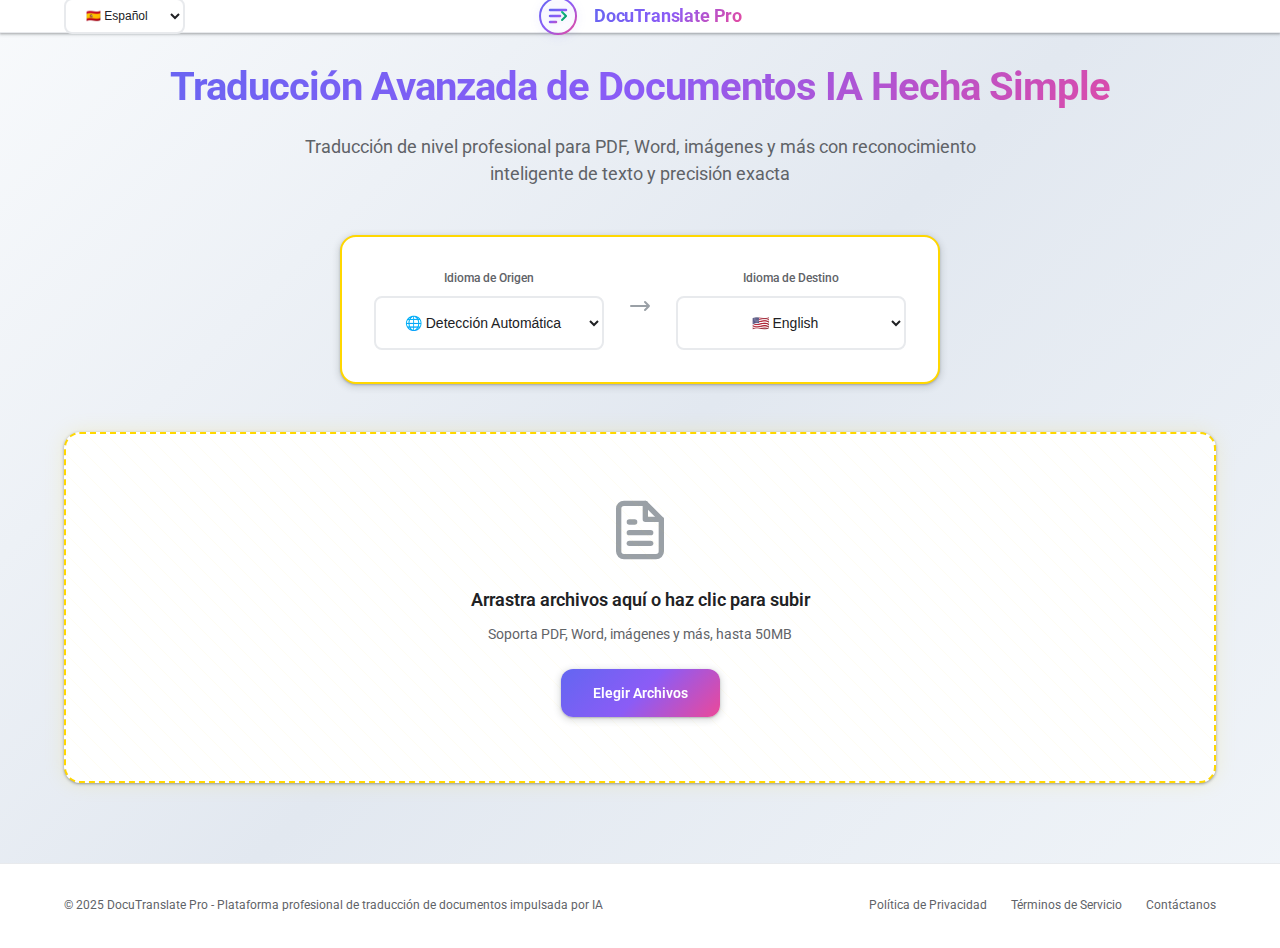
<file: es-ES/index.html>
<!DOCTYPE html>
<html lang="es-ES">
<head>
    <meta charset="UTF-8">
    <meta name="viewport" content="width=device-width, initial-scale=1.0">
    <title data-i18n="site.title">DocuTranslate Pro - Plataforma Avanzada de Traducción de Documentos IA</title>
    <meta name="description" data-i18n="site.description" content="Plataforma profesional de traducción de documentos impulsada por IA que admite PDF, Word, imágenes y más. Carga instantánea, reconocimiento automático, traducción precisa con tecnología de vanguardia.">
    <meta name="keywords" content="traducción de documentos,traducción IA,traductor PDF,traductor Word,traducción de imágenes,traducción en línea,traducción profesional">
    <meta name="author" content="DocuTranslate Pro Team">
    
    <!-- Open Graph / Facebook -->
    <meta property="og:type" content="website">
    <meta property="og:url" content="">
    <meta property="og:title" content="DocuTranslate Pro - Advanced AI Document Translation">
    <meta property="og:description" content="Professional AI-powered document translation platform supporting multiple formats with precision and speed.">
    <meta property="og:image" content="">
    
    <!-- Twitter -->
    <meta property="twitter:card" content="summary_large_image">
    <meta property="twitter:url" content="">
    <meta property="twitter:title" content="DocuTranslate Pro - Advanced AI Document Translation">
    <meta property="twitter:description" content="Professional AI-powered document translation platform supporting multiple formats with precision and speed.">
    <meta property="twitter:image" content="">
    
    <!-- PWA相关 -->
    <link rel="manifest" href="../manifest.json">
    <meta name="theme-color" content="#6366F1">
    <meta name="apple-mobile-web-app-capable" content="yes">
    <meta name="apple-mobile-web-app-status-bar-style" content="default">
    <meta name="apple-mobile-web-app-title" data-i18n="site.title" content="DocuTranslate Pro">
    
    <!-- 预加载关键资源 -->
    <link rel="preload" href="../styles.css" as="style">
    <link rel="preload" href="../script.js" as="script">
    <link rel="stylesheet" href="../styles.css">
    
    <!-- DNS预解析和预连接 -->
    <link rel="dns-prefetch" href="https://fonts.googleapis.com">
    <link rel="dns-prefetch" href="https://fonts.gstatic.com">
    <link rel="dns-prefetch" href="https://api.deepseek.com">
    <link rel="preconnect" href="https://fonts.googleapis.com">
    <link rel="preconnect" href="https://fonts.gstatic.com" crossorigin>
    
    <!-- 异步加载字体以避免阻塞渲染 -->
    <link href="https://fonts.googleapis.com/css2?family=Google+Sans:wght@300;400;500;600;700&family=Roboto:wght@300;400;500;700&display=swap" rel="stylesheet" media="print" onload="this.media='all'">
    <noscript>
    <link href="https://fonts.googleapis.com/css2?family=Google+Sans:wght@300;400;500;600;700&family=Roboto:wght@300;400;500;700&display=swap" rel="stylesheet">
    </noscript>
</head>
<body>
    <!-- 主容器 -->
    <div class="app-container">
        <!-- 头部导航区 -->
        <header class="header">
            <div class="header-content">
                <!-- 语言切换器 -->
                <div class="language-switcher">
                    <select id="language-switcher" class="language-switcher-select">
                        <option value="en">🇺🇸 English</option>
                        <option value="zh-CN">🇨🇳 中文</option>
                        <option value="ja-JP">🇯🇵 日本語</option>
                        <option value="ko-KR">🇰🇷 한국어</option>
                        <option value="es-ES" selected>🇪🇸 Español</option>
                        <option value="fr-FR">🇫🇷 Français</option>
                        <option value="de-DE">🇩🇪 Deutsch</option>
                    </select>
                </div>
                
                <div class="logo">
                    <div class="logo-icon">
                        <svg viewBox="0 0 40 40" fill="none" xmlns="http://www.w3.org/2000/svg">
                            <!-- 外圈渐变圆环 -->
                            <circle cx="20" cy="20" r="18" stroke="url(#logoGradient)" stroke-width="2" fill="none"/>
                            <!-- 内部翻译符号 -->
                            <path d="M12 14h16M12 20h10M12 26h6" stroke="url(#logoGradient)" stroke-width="2.5" stroke-linecap="round"/>
                            <!-- 箭头指示 -->
                            <path d="M24 16l4 4-4 4" stroke="url(#logoAccent)" stroke-width="2" stroke-linecap="round" stroke-linejoin="round"/>
                            <!-- 渐变定义 -->
                            <defs>
                                <linearGradient id="logoGradient" x1="0%" y1="0%" x2="100%" y2="100%">
                                    <stop offset="0%" style="stop-color:#6366F1"/>
                                    <stop offset="50%" style="stop-color:#8B5CF6"/>
                                    <stop offset="100%" style="stop-color:#EC4899"/>
                                </linearGradient>
                                <linearGradient id="logoAccent" x1="0%" y1="0%" x2="100%" y2="100%">
                                    <stop offset="0%" style="stop-color:#10B981"/>
                                    <stop offset="100%" style="stop-color:#059669"/>
                                </linearGradient>
                            </defs>
                        </svg>
                    </div>
                    <h1 class="logo-text" data-i18n="site.title">DocuTranslate Pro</h1>
                </div>

            </div>
        </header>

        <!-- 主内容区域 -->
        <main class="main-content">
                    <!-- Hero Section -->
            <section class="hero-section">
                <h2 class="hero-title" data-i18n="hero.title">Traducción Avanzada de Documentos IA Hecha Simple</h2>
                <p class="hero-subtitle" data-i18n="hero.subtitle">Traducción de nivel profesional para PDF, Word, imágenes y más con reconocimiento inteligente de texto y precisión exacta</p>
            </section>

            <!-- 语言选择区 -->
            <section class="language-selector-section">
                <div class="language-selector">
                    <div class="language-item">
                        <label for="source-lang" class="language-label" data-i18n="language.source">Idioma de Origen</label>
                        <select id="source-lang" class="language-select">
                            <option value="auto" data-i18n="language.autoDetect">🌐 Detección Automática</option>
                            <!-- European Languages -->
                            <option value="en">🇺🇸 English</option>
                            <option value="es">🇪🇸 Español</option>
                            <option value="fr">🇫🇷 Français</option>
                            <option value="de">🇩🇪 Deutsch</option>
                            <option value="it">🇮🇹 Italiano</option>
                            <option value="pt">🇵🇹 Português</option>
                            <option value="ru">🇷🇺 Русский</option>
                            <option value="nl">🇳🇱 Nederlands</option>
                            <option value="sv">🇸🇪 Svenska</option>
                            <option value="no">🇳🇴 Norsk</option>
                            <option value="da">🇩🇰 Dansk</option>
                            <option value="fi">🇫🇮 Suomi</option>
                            <option value="pl">🇵🇱 Polski</option>
                            <option value="cs">🇨🇿 Čeština</option>
                            <option value="sk">🇸🇰 Slovenčina</option>
                            <option value="hu">🇭🇺 Magyar</option>
                            <option value="ro">🇷🇴 Română</option>
                            <option value="bg">🇧🇬 Български</option>
                            <option value="hr">🇭🇷 Hrvatski</option>
                            <option value="sl">🇸🇮 Slovenščina</option>
                            <option value="et">🇪🇪 Eesti</option>
                            <option value="lv">🇱🇻 Latviešu</option>
                            <option value="lt">🇱🇹 Lietuvių</option>
                            <option value="uk">🇺🇦 Українська</option>
                            <option value="be">🇧🇾 Беларуская</option>
                            <option value="mk">🇲🇰 Македонски</option>
                            <option value="sr">🇷🇸 Српски</option>
                            <option value="bs">🇧🇦 Bosanski</option>
                            <option value="mt">🇲🇹 Malti</option>
                            <option value="is">🇮🇸 Íslenska</option>
                            <option value="ga">🇮🇪 Gaeilge</option>
                            <option value="cy">🏴󠁧󠁢󠁷󠁬󠁳󠁿 Cymraeg</option>
                            <option value="eu">🏴󠁢󠁳󠁱󠁿 Euskera</option>
                            <option value="ca">🏴󠁥󠁳󠁣󠁴󠁿 Català</option>
                            <option value="gl">🏴󠁥󠁳󠁧󠁡󠁿 Galego</option>
                            <option value="sq">🇦🇱 Shqip</option>
                            <option value="el">🇬🇷 Ελληνικά</option>
                            
                            <!-- Asian Languages -->
                            <option value="zh">🇨🇳 中文(简体)</option>
                            <option value="zh-tw">🇹🇼 中文(繁體)</option>
                            <option value="ja">🇯🇵 日本語</option>
                            <option value="ko">🇰🇷 한국어</option>
                            <option value="hi">🇮🇳 हिन्दी</option>
                            <option value="bn">🇧🇩 বাংলা</option>
                            <option value="ur">🇵🇰 اردو</option>
                            <option value="te">🇮🇳 తెలుగు</option>
                            <option value="mr">🇮🇳 मराठी</option>
                            <option value="ta">🇮🇳 தமிழ்</option>
                            <option value="gu">🇮🇳 ગુજરાતી</option>
                            <option value="kn">🇮🇳 ಕನ್ನಡ</option>
                            <option value="ml">🇮🇳 മലയാളം</option>
                            <option value="pa">🇮🇳 ਪੰਜਾਬੀ</option>
                            <option value="ne">🇳🇵 नेपाली</option>
                            <option value="si">🇱🇰 සිංහල</option>
                            <option value="my">🇲🇲 မြန်မာ</option>
                            <option value="th">🇹🇭 ไทย</option>
                            <option value="lo">🇱🇦 ລາວ</option>
                            <option value="km">🇰🇭 ខ្មែរ</option>
                            <option value="vi">🇻🇳 Tiếng Việt</option>
                            <option value="id">🇮🇩 Bahasa Indonesia</option>
                            <option value="ms">🇲🇾 Bahasa Melayu</option>
                            <option value="tl">🇵🇭 Filipino</option>
                            <option value="mn">🇲🇳 Монгол</option>
                            <option value="kk">🇰🇿 Қазақ</option>
                            <option value="ky">🇰🇬 Кыргыз</option>
                            <option value="uz">🇺🇿 O'zbek</option>
                            <option value="tg">🇹🇯 Тоҷикӣ</option>
                            
                            <!-- Middle Eastern & African Languages -->
                            <option value="ar">🇸🇦 العربية</option>
                            <option value="fa">🇮🇷 فارسی</option>
                            <option value="he">🇮🇱 עברית</option>
                            <option value="tr">🇹🇷 Türkçe</option>
                            <option value="az">🇦🇿 Azərbaycan</option>
                            <option value="ka">🇬🇪 ქართული</option>
                            <option value="hy">🇦🇲 Հայերեն</option>
                            <option value="ku">🏴󠁩󠁲󠁫󠁵󠁿 کوردی</option>
                            <option value="sw">🇰🇪 Kiswahili</option>
                            <option value="am">🇪🇹 አማርኛ</option>
                            <option value="ig">🇳🇬 Igbo</option>
                            <option value="yo">🇳🇬 Yorùbá</option>
                            <option value="zu">🇿🇦 isiZulu</option>
                            <option value="xh">🇿🇦 isiXhosa</option>
                            <option value="af">🇿🇦 Afrikaans</option>
                            
                            <!-- Other Major Languages -->
                            <option value="pt-br">🇧🇷 Português (Brasil)</option>
                            <option value="es-mx">🇲🇽 Español (México)</option>
                            <option value="en-gb">🇬🇧 English (British)</option>
                            <option value="fr-ca">🇨🇦 Français (Canada)</option>
                            <option value="la">🏛️ Latina</option>
                            <option value="eo">🌍 Esperanto</option>
                            <option value="jw">🇮🇩 Javanese</option>
                            <option value="su">🇮🇩 Sundanese</option>
                            <option value="ceb">🇵🇭 Cebuano</option>
                            <option value="ny">🇲🇼 Chichewa</option>
                            <option value="co">🇫🇷 Corsican</option>
                            <option value="fy">🇳🇱 Frisian</option>
                            <option value="haw">🇺🇸 Hawaiian</option>
                            <option value="hmn">🇨🇳 Hmong</option>
                            <option value="lb">🇱🇺 Luxembourgish</option>
                            <option value="mg">🇲🇬 Malagasy</option>
                            <option value="mi">🇳🇿 Maori</option>
                            <option value="sm">🇼🇸 Samoan</option>
                            <option value="gd">🏴󠁧󠁢󠁳󠁣󠁴󠁿 Scots Gaelic</option>
                            <option value="sn">🇿🇼 Shona</option>
                            <option value="sd">🇵🇰 Sindhi</option>
                            <option value="so">🇸🇴 Somali</option>
                            <option value="st">🇱🇸 Sesotho</option>
                            <option value="tk">🇹🇲 Turkmen</option>
                            <option value="ps">🇦🇫 Pashto</option>
                        </select>
                    </div>
                    <div class="language-arrow">
                        <svg viewBox="0 0 24 24" fill="none" xmlns="http://www.w3.org/2000/svg">
                            <path d="M17 8l4 4m0 0l-4 4m4-4H3" stroke="currentColor" stroke-width="2" stroke-linecap="round" stroke-linejoin="round"/>
                        </svg>
                    </div>
                    <div class="language-item">
                        <label for="target-lang" class="language-label" data-i18n="language.target">Target Language</label>
                        <select id="target-lang" class="language-select">
                            <!-- European Languages -->
                            <option value="en" selected>🇺🇸 English</option>
                            <option value="es">🇪🇸 Español</option>
                            <option value="fr">🇫🇷 Français</option>
                            <option value="de">🇩🇪 Deutsch</option>
                            <option value="it">🇮🇹 Italiano</option>
                            <option value="pt">🇵🇹 Português</option>
                            <option value="ru">🇷🇺 Русский</option>
                            <option value="nl">🇳🇱 Nederlands</option>
                            <option value="sv">🇸🇪 Svenska</option>
                            <option value="no">🇳🇴 Norsk</option>
                            <option value="da">🇩🇰 Dansk</option>
                            <option value="fi">🇫🇮 Suomi</option>
                            <option value="pl">🇵🇱 Polski</option>
                            <option value="cs">🇨🇿 Čeština</option>
                            <option value="sk">🇸🇰 Slovenčina</option>
                            <option value="hu">🇭🇺 Magyar</option>
                            <option value="ro">🇷🇴 Română</option>
                            <option value="bg">🇧🇬 Български</option>
                            <option value="hr">🇭🇷 Hrvatski</option>
                            <option value="sl">🇸🇮 Slovenščina</option>
                            <option value="et">🇪🇪 Eesti</option>
                            <option value="lv">🇱🇻 Latviešu</option>
                            <option value="lt">🇱🇹 Lietuvių</option>
                            <option value="uk">🇺🇦 Українська</option>
                            <option value="be">🇧🇾 Беларуская</option>
                            <option value="mk">🇲🇰 Македонски</option>
                            <option value="sr">🇷🇸 Српски</option>
                            <option value="bs">🇧🇦 Bosanski</option>
                            <option value="mt">🇲🇹 Malti</option>
                            <option value="is">🇮🇸 Íslenska</option>
                            <option value="ga">🇮🇪 Gaeilge</option>
                            <option value="cy">🏴󠁧󠁢󠁷󠁬󠁳󠁿 Cymraeg</option>
                            <option value="eu">🏴󠁢󠁳󠁱󠁿 Euskera</option>
                            <option value="ca">🏴󠁥󠁳󠁣󠁴󠁿 Català</option>
                            <option value="gl">🏴󠁥󠁳󠁧󠁡󠁿 Galego</option>
                            <option value="sq">🇦🇱 Shqip</option>
                            <option value="el">🇬🇷 Ελληνικά</option>
                            
                            <!-- Asian Languages -->
                            <option value="zh">🇨🇳 中文(简体)</option>
                            <option value="zh-tw">🇹🇼 中文(繁體)</option>
                            <option value="ja">🇯🇵 日本語</option>
                            <option value="ko">🇰🇷 한국어</option>
                            <option value="hi">🇮🇳 हिन्दी</option>
                            <option value="bn">🇧🇩 বাংলা</option>
                            <option value="ur">🇵🇰 اردو</option>
                            <option value="te">🇮🇳 తెలుగు</option>
                            <option value="mr">🇮🇳 मराठी</option>
                            <option value="ta">🇮🇳 தமிழ்</option>
                            <option value="gu">🇮🇳 ગુજરાતી</option>
                            <option value="kn">🇮🇳 ಕನ್ನಡ</option>
                            <option value="ml">🇮🇳 മലയാളം</option>
                            <option value="pa">🇮🇳 ਪੰਜਾਬੀ</option>
                            <option value="ne">🇳🇵 नेपाली</option>
                            <option value="si">🇱🇰 සිංහල</option>
                            <option value="my">🇲🇲 မြန်မာ</option>
                            <option value="th">🇹🇭 ไทย</option>
                            <option value="lo">🇱🇦 ລາວ</option>
                            <option value="km">🇰🇭 ខ្មែរ</option>
                            <option value="vi">🇻🇳 Tiếng Việt</option>
                            <option value="id">🇮🇩 Bahasa Indonesia</option>
                            <option value="ms">🇲🇾 Bahasa Melayu</option>
                            <option value="tl">🇵🇭 Filipino</option>
                            <option value="mn">🇲🇳 Монгол</option>
                            <option value="kk">🇰🇿 Қазақ</option>
                            <option value="ky">🇰🇬 Кыргыз</option>
                            <option value="uz">🇺🇿 O'zbek</option>
                            <option value="tg">🇹🇯 Тоҷикӣ</option>
                            
                            <!-- Middle Eastern & African Languages -->
                            <option value="ar">🇸🇦 العربية</option>
                            <option value="fa">🇮🇷 فارسی</option>
                            <option value="he">🇮🇱 עברית</option>
                            <option value="tr">🇹🇷 Türkçe</option>
                            <option value="az">🇦🇿 Azərbaycan</option>
                            <option value="ka">🇬🇪 ქართული</option>
                            <option value="hy">🇦🇲 Հայերեն</option>
                            <option value="ku">🏴󠁩󠁲󠁫󠁵󠁿 کوردی</option>
                            <option value="sw">🇰🇪 Kiswahili</option>
                            <option value="am">🇪🇹 አማርኛ</option>
                            <option value="ig">🇳🇬 Igbo</option>
                            <option value="yo">🇳🇬 Yorùbá</option>
                            <option value="zu">🇿🇦 isiZulu</option>
                            <option value="xh">🇿🇦 isiXhosa</option>
                            <option value="af">🇿🇦 Afrikaans</option>
                            
                            <!-- Other Major Languages -->
                            <option value="pt-br">🇧🇷 Português (Brasil)</option>
                            <option value="es-mx">🇲🇽 Español (México)</option>
                            <option value="en-gb">🇬🇧 English (British)</option>
                            <option value="fr-ca">🇨🇦 Français (Canada)</option>
                            <option value="la">🏛️ Latina</option>
                            <option value="eo">🌍 Esperanto</option>
                            <option value="jw">🇮🇩 Javanese</option>
                            <option value="su">🇮🇩 Sundanese</option>
                            <option value="ceb">🇵🇭 Cebuano</option>
                            <option value="ny">🇲🇼 Chichewa</option>
                            <option value="co">🇫🇷 Corsican</option>
                            <option value="fy">🇳🇱 Frisian</option>
                            <option value="haw">🇺🇸 Hawaiian</option>
                            <option value="hmn">🇨🇳 Hmong</option>
                            <option value="lb">🇱🇺 Luxembourgish</option>
                            <option value="mg">🇲🇬 Malagasy</option>
                            <option value="mi">🇳🇿 Maori</option>
                            <option value="sm">🇼🇸 Samoan</option>
                            <option value="gd">🏴󠁧󠁢󠁳󠁣󠁴󠁿 Scots Gaelic</option>
                            <option value="sn">🇿🇼 Shona</option>
                            <option value="sd">🇵🇰 Sindhi</option>
                            <option value="so">🇸🇴 Somali</option>
                            <option value="st">🇱🇸 Sesotho</option>
                            <option value="tk">🇹🇲 Turkmen</option>
                            <option value="ps">🇦🇫 Pashto</option>
                        </select>
                    </div>
                </div>
                
                <!-- 高级翻译设置 -->
                <div class="advanced-settings">
                    <div class="setting-item">
                        <label class="setting-label">
                            <input type="checkbox" id="use-ai-translation" checked>
                            <span class="checkmark"></span>
                            <span class="setting-text">
                                <span class="setting-title">
                                    Advanced AI Translation
                                    <span class="premium-badge">Pro</span>
                                </span>
                                <span class="setting-description">Leverage cutting-edge language models for superior translation quality and accuracy</span>
                            </span>
                        </label>
                    </div>
                </div>
            </section>

            <!-- 文件上传区 -->
            <section class="upload-section">
                <div class="upload-area" id="uploadArea">
                    <input type="file" id="fileInput" class="file-input" accept=".pdf,.doc,.docx,.jpg,.jpeg,.png,.txt" multiple>
                    <div class="upload-content">
                        <div class="upload-icon">
                            <svg viewBox="0 0 24 24" fill="none" xmlns="http://www.w3.org/2000/svg">
                                <path d="M14 2H6a2 2 0 0 0-2 2v16a2 2 0 0 0 2 2h12a2 2 0 0 0 2-2V8z" stroke="currentColor" stroke-width="2" stroke-linecap="round" stroke-linejoin="round"/>
                                <polyline points="14,2 14,8 20,8" stroke="currentColor" stroke-width="2" stroke-linecap="round" stroke-linejoin="round"/>
                                <line x1="16" y1="13" x2="8" y2="13" stroke="currentColor" stroke-width="2" stroke-linecap="round" stroke-linejoin="round"/>
                                <line x1="16" y1="17" x2="8" y2="17" stroke="currentColor" stroke-width="2" stroke-linecap="round" stroke-linejoin="round"/>
                                <polyline points="10,9 9,9 8,9" stroke="currentColor" stroke-width="2" stroke-linecap="round" stroke-linejoin="round"/>
                            </svg>
                        </div>
                        <h3 class="upload-title" data-i18n="upload.title">Arrastra archivos aquí o haz clic para subir</h3>
                        <p class="upload-subtitle" data-i18n="upload.subtitle">Soporta PDF, Word, imágenes y más, hasta 50MB</p>
                        <button class="upload-button" type="button"><span data-i18n="upload.button">Elegir Archivos</span></button>
                    </div>
                </div>
                <!-- 文件列表显示 -->
                <div class="file-list" id="fileList" style="display: none;">
                    <h4 class="file-list-title" data-i18n="upload.selectedFiles">Archivos Seleccionados</h4>
                    <div class="file-items" id="fileItems"></div>
                </div>
            </section>

            <!-- 处理状态区 -->
            <section class="processing-section" id="processingSection" style="display: none;">
                <div class="processing-card">
                    <div class="processing-indicator">
                        <div class="spinner"></div>
                    </div>
                    <h3 class="processing-title" data-i18n="processing.title">Procesando documento...</h3>
                    <p class="processing-subtitle" id="processingStatus" data-i18n="processing.recognizing">Reconociendo contenido de texto</p>
                    <div class="progress-bar">
                        <div class="progress-fill" id="progressFill"></div>
                    </div>
                </div>
            </section>

            <!-- 预览对比区 -->
            <section class="preview-section" id="previewSection" style="display: none;">
                <div class="preview-header">
                    <h3 class="preview-title" data-i18n="preview.title">Resultados de Traducción</h3>
                    <div class="preview-controls">
                        <button class="control-button" id="copyButton" title="Copy translated content">
                            <svg viewBox="0 0 24 24" fill="none" xmlns="http://www.w3.org/2000/svg">
                                <rect x="9" y="9" width="13" height="13" rx="2" ry="2" stroke="currentColor" stroke-width="2" stroke-linecap="round" stroke-linejoin="round"/>
                                <path d="M5 15H4a2 2 0 0 1-2-2V4a2 2 0 0 1 2-2h9a2 2 0 0 1 2 2v1" stroke="currentColor" stroke-width="2" stroke-linecap="round" stroke-linejoin="round"/>
                            </svg>
                            <span data-i18n="preview.copy">Copiar Traducción</span>
                        </button>
                        <button class="control-button secondary" id="downloadButton" title="Download translation results">
                            <svg viewBox="0 0 24 24" fill="none" xmlns="http://www.w3.org/2000/svg">
                                <path d="M21 15v4a2 2 0 0 1-2 2H5a2 2 0 0 1-2-2v-4" stroke="currentColor" stroke-width="2" stroke-linecap="round" stroke-linejoin="round"/>
                                <polyline points="7,10 12,15 17,10" stroke="currentColor" stroke-width="2" stroke-linecap="round" stroke-linejoin="round"/>
                                <line x1="12" y1="15" x2="12" y2="3" stroke="currentColor" stroke-width="2" stroke-linecap="round" stroke-linejoin="round"/>
                            </svg>
                            <span data-i18n="preview.download">Descargar</span>
                        </button>
                        <button class="control-button secondary" id="newTranslationButton" title="Start new translation">
                            <svg viewBox="0 0 24 24" fill="none" xmlns="http://www.w3.org/2000/svg">
                                <polyline points="1 4 1 10 7 10" stroke="currentColor" stroke-width="2" stroke-linecap="round" stroke-linejoin="round"/>
                                <polyline points="23 20 23 14 17 14" stroke="currentColor" stroke-width="2" stroke-linecap="round" stroke-linejoin="round"/>
                                <path d="M20.49 9A9 9 0 0 0 5.64 5.64L1 10m22 4l-4.64 4.36A9 9 0 0 1 3.51 15" stroke="currentColor" stroke-width="2" stroke-linecap="round" stroke-linejoin="round"/>
                            </svg>
                            <span data-i18n="preview.newTranslation">Nueva Traducción</span>
                        </button>
                    </div>
                </div>

                <!-- 左右对比面板 -->
                <div class="preview-panels">
                    <!-- 原文面板 -->
                    <div class="preview-panel original-panel">
                        <div class="panel-header">
                            <h4 class="panel-title" data-i18n="preview.original">Contenido Original</h4>
                            <span class="panel-meta" id="originalMeta">-</span>
                        </div>
                        <div class="panel-content" id="originalContent">
                            <!-- 原文内容将在这里动态生成 -->
                        </div>
                    </div>

                    <!-- 分隔线 -->
                    <div class="preview-divider"></div>

                    <!-- 译文面板 -->
                    <div class="preview-panel translated-panel">
                        <div class="panel-header">
                            <h4 class="panel-title" data-i18n="preview.translated">Contenido Traducido</h4>
                            <span class="panel-meta" id="translatedMeta">-</span>
                        </div>
                        <div class="panel-content" id="translatedContent">
                            <!-- 翻译内容将在这里动态生成 -->
                        </div>
                    </div>
                </div>
            </section>
        </main>

        <!-- 页脚 -->
        <footer class="footer">
            <div class="footer-content">
                <p class="footer-text" data-i18n="footer.text">
                    © 2025 DocuTranslate Pro - Plataforma profesional de traducción de documentos impulsada por IA
                </p>
                <div class="footer-links">
                    <a href="#privacy" class="footer-link" data-i18n="footer.privacy">Política de Privacidad</a>
                    <a href="#terms" class="footer-link" data-i18n="footer.terms">Términos de Servicio</a>
                    <a href="#contact" class="footer-link" data-i18n="footer.contact">Contáctanos</a>
                </div>
            </div>
        </footer>

        <!-- 通知提示 -->
        <div class="notification" id="notification" style="display: none;">
            <div class="notification-content">
                <span class="notification-message" id="notificationMessage"></span>
                <button class="notification-close" id="notificationClose">&times;</button>
            </div>
        </div>
    </div>

    <!-- 国际化文件 -->
    <script src="i18n.js"></script>
    <!-- JavaScript文件 -->
    <script src="../script.js"></script>
    
    <!-- 性能监控 -->
    <script>
        // 性能监控代码
        window.addEventListener('load', function() {
            if ('performance' in window) {
                const loadTime = performance.timing.loadEventEnd - performance.timing.navigationStart;
                console.log(`页面加载时间: ${loadTime}ms`);
                
                // 发送性能数据（在实际项目中可以发送到分析服务）
                if (loadTime > 3000) {
                    console.warn('页面加载时间较长，建议优化');
                }
            }
        });
        
        // 错误监控
        window.addEventListener('error', function(e) {
            console.error('JavaScript错误:', e.error);
        });
        
        // 未处理的Promise错误
        window.addEventListener('unhandledrejection', function(e) {
            console.error('未处理的Promise错误:', e.reason);
        });
    </script>
</body>
</html>
</file>
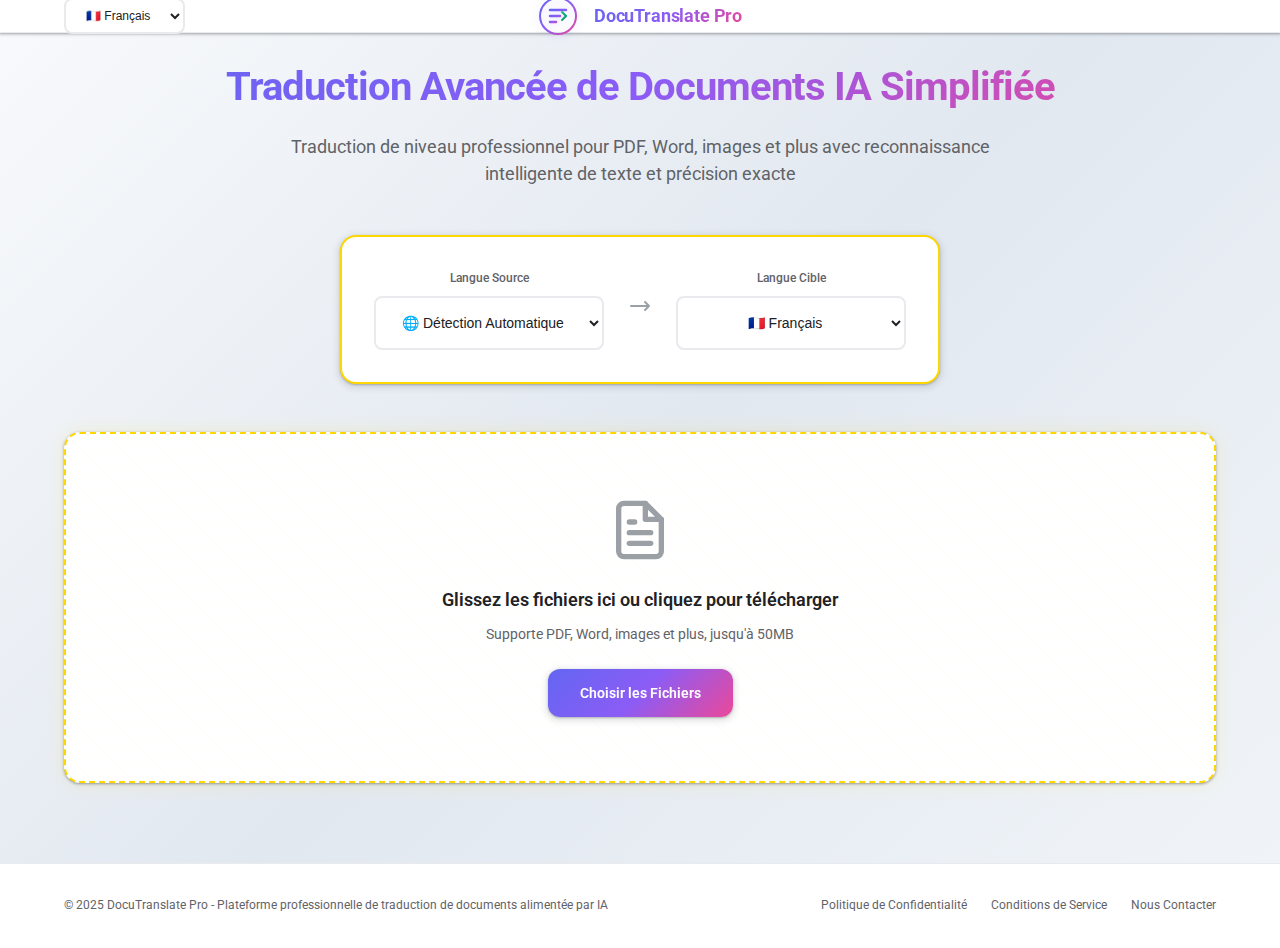
<file: fr-FR/index.html>
<!DOCTYPE html>
<html lang="fr-FR">
<head>
    <meta charset="UTF-8">
    <meta name="viewport" content="width=device-width, initial-scale=1.0">
    <title data-i18n="site.title">DocuTranslate Pro - Plateforme Avancée de Traduction de Documents IA</title>
    <meta name="description" data-i18n="site.description" content="Plateforme professionnelle de traduction de documents alimentée par IA pour PDF, Word, images et plus. Téléchargement instantané, reconnaissance automatique, traduction précise avec technologie de pointe.">
    <meta name="keywords" content="traduction de documents,traduction IA,traducteur PDF,traducteur Word,traduction d'images,traduction en ligne,traduction professionnelle">
    <meta name="author" content="DocuTranslate Pro Team">
    
    <!-- Open Graph / Facebook -->
    <meta property="og:type" content="website">
    <meta property="og:url" content="">
    <meta property="og:title" content="DocuTranslate Pro - Advanced AI Document Translation">
    <meta property="og:description" content="Professional AI-powered document translation platform supporting multiple formats with precision and speed.">
    <meta property="og:image" content="">
    
    <!-- Twitter -->
    <meta property="twitter:card" content="summary_large_image">
    <meta property="twitter:url" content="">
    <meta property="twitter:title" content="DocuTranslate Pro - Advanced AI Document Translation">
    <meta property="twitter:description" content="Professional AI-powered document translation platform supporting multiple formats with precision and speed.">
    <meta property="twitter:image" content="">
    
    <!-- PWA相关 -->
    <link rel="manifest" href="../manifest.json">
    <meta name="theme-color" content="#6366F1">
    <meta name="apple-mobile-web-app-capable" content="yes">
    <meta name="apple-mobile-web-app-status-bar-style" content="default">
    <meta name="apple-mobile-web-app-title" data-i18n="site.title" content="DocuTranslate Pro">
    
    <!-- 预加载关键资源 -->
    <link rel="preload" href="../styles.css" as="style">
    <link rel="preload" href="../script.js" as="script">
    <link rel="stylesheet" href="../styles.css">
    
    <!-- DNS预解析和预连接 -->
    <link rel="dns-prefetch" href="https://fonts.googleapis.com">
    <link rel="dns-prefetch" href="https://fonts.gstatic.com">
    <link rel="dns-prefetch" href="https://api.deepseek.com">
    <link rel="preconnect" href="https://fonts.googleapis.com">
    <link rel="preconnect" href="https://fonts.gstatic.com" crossorigin>
    
    <!-- 异步加载字体以避免阻塞渲染 -->
    <link href="https://fonts.googleapis.com/css2?family=Google+Sans:wght@300;400;500;600;700&family=Roboto:wght@300;400;500;700&display=swap" rel="stylesheet" media="print" onload="this.media='all'">
    <noscript>
    <link href="https://fonts.googleapis.com/css2?family=Google+Sans:wght@300;400;500;600;700&family=Roboto:wght@300;400;500;700&display=swap" rel="stylesheet">
    </noscript>
</head>
<body>
    <!-- 主容器 -->
    <div class="app-container">
        <!-- 头部导航区 -->
        <header class="header">
            <div class="header-content">
                <!-- 语言切换器 -->
                <div class="language-switcher">
                    <select id="language-switcher" class="language-switcher-select">
                        <option value="en">🇺🇸 English</option>
                        <option value="zh-CN">🇨🇳 中文</option>
                        <option value="ja-JP">🇯🇵 日本語</option>
                        <option value="ko-KR">🇰🇷 한국어</option>
                        <option value="es-ES">🇪🇸 Español</option>
                        <option value="fr-FR" selected>🇫🇷 Français</option>
                        <option value="de-DE">🇩🇪 Deutsch</option>
                    </select>
                </div>
                
                <div class="logo">
                    <div class="logo-icon">
                        <svg viewBox="0 0 40 40" fill="none" xmlns="http://www.w3.org/2000/svg">
                            <!-- 外圈渐变圆环 -->
                            <circle cx="20" cy="20" r="18" stroke="url(#logoGradient)" stroke-width="2" fill="none"/>
                            <!-- 内部翻译符号 -->
                            <path d="M12 14h16M12 20h10M12 26h6" stroke="url(#logoGradient)" stroke-width="2.5" stroke-linecap="round"/>
                            <!-- 箭头指示 -->
                            <path d="M24 16l4 4-4 4" stroke="url(#logoAccent)" stroke-width="2" stroke-linecap="round" stroke-linejoin="round"/>
                            <!-- 渐变定义 -->
                            <defs>
                                <linearGradient id="logoGradient" x1="0%" y1="0%" x2="100%" y2="100%">
                                    <stop offset="0%" style="stop-color:#6366F1"/>
                                    <stop offset="50%" style="stop-color:#8B5CF6"/>
                                    <stop offset="100%" style="stop-color:#EC4899"/>
                                </linearGradient>
                                <linearGradient id="logoAccent" x1="0%" y1="0%" x2="100%" y2="100%">
                                    <stop offset="0%" style="stop-color:#10B981"/>
                                    <stop offset="100%" style="stop-color:#059669"/>
                                </linearGradient>
                            </defs>
                        </svg>
                    </div>
                    <h1 class="logo-text" data-i18n="site.title">DocuTranslate Pro</h1>
                </div>

            </div>
        </header>

        <!-- 主内容区域 -->
        <main class="main-content">
                    <!-- Hero Section -->
            <section class="hero-section">
                <h2 class="hero-title" data-i18n="hero.title">Traduction Avancée de Documents IA Simplifiée</h2>
                <p class="hero-subtitle" data-i18n="hero.subtitle">Traduction de niveau professionnel pour PDF, Word, images et plus avec reconnaissance intelligente de texte et précision exacte</p>
            </section>

            <!-- 语言选择区 -->
            <section class="language-selector-section">
                <div class="language-selector">
                    <div class="language-item">
                        <label for="source-lang" class="language-label" data-i18n="language.source">Langue Source</label>
                        <select id="source-lang" class="language-select">
                            <option value="auto" data-i18n="language.autoDetect">🌐 Détection Automatique</option>
                            <!-- European Languages -->
                            <option value="en">🇺🇸 English</option>
                            <option value="es">🇪🇸 Español</option>
                            <option value="fr">🇫🇷 Français</option>
                            <option value="de">🇩🇪 Deutsch</option>
                            <option value="it">🇮🇹 Italiano</option>
                            <option value="pt">🇵🇹 Português</option>
                            <option value="ru">🇷🇺 Русский</option>
                            <option value="nl">🇳🇱 Nederlands</option>
                            <option value="sv">🇸🇪 Svenska</option>
                            <option value="no">🇳🇴 Norsk</option>
                            <option value="da">🇩🇰 Dansk</option>
                            <option value="fi">🇫🇮 Suomi</option>
                            <option value="pl">🇵🇱 Polski</option>
                            <option value="cs">🇨🇿 Čeština</option>
                            <option value="sk">🇸🇰 Slovenčina</option>
                            <option value="hu">🇭🇺 Magyar</option>
                            <option value="ro">🇷🇴 Română</option>
                            <option value="bg">🇧🇬 Български</option>
                            <option value="hr">🇭🇷 Hrvatski</option>
                            <option value="sl">🇸🇮 Slovenščina</option>
                            <option value="et">🇪🇪 Eesti</option>
                            <option value="lv">🇱🇻 Latviešu</option>
                            <option value="lt">🇱🇹 Lietuvių</option>
                            <option value="uk">🇺🇦 Українська</option>
                            <option value="be">🇧🇾 Беларуская</option>
                            <option value="mk">🇲🇰 Македонски</option>
                            <option value="sr">🇷🇸 Српски</option>
                            <option value="bs">🇧🇦 Bosanski</option>
                            <option value="mt">🇲🇹 Malti</option>
                            <option value="is">🇮🇸 Íslenska</option>
                            <option value="ga">🇮🇪 Gaeilge</option>
                            <option value="cy">🏴󠁧󠁢󠁷󠁬󠁳󠁿 Cymraeg</option>
                            <option value="eu">🏴󠁢󠁳󠁱󠁿 Euskera</option>
                            <option value="ca">🏴󠁥󠁳󠁣󠁴󠁿 Català</option>
                            <option value="gl">🏴󠁥󠁳󠁧󠁡󠁿 Galego</option>
                            <option value="sq">🇦🇱 Shqip</option>
                            <option value="el">🇬🇷 Ελληνικά</option>
                            
                            <!-- Asian Languages -->
                            <option value="zh">🇨🇳 中文(简体)</option>
                            <option value="zh-tw">🇹🇼 中文(繁體)</option>
                            <option value="ja">🇯🇵 日本語</option>
                            <option value="ko">🇰🇷 한국어</option>
                            <option value="hi">🇮🇳 हिन्दी</option>
                            <option value="bn">🇧🇩 বাংলা</option>
                            <option value="ur">🇵🇰 اردو</option>
                            <option value="te">🇮🇳 తెలుగు</option>
                            <option value="mr">🇮🇳 मराठी</option>
                            <option value="ta">🇮🇳 தமிழ்</option>
                            <option value="gu">🇮🇳 ગુજરાતી</option>
                            <option value="kn">🇮🇳 ಕನ್ನಡ</option>
                            <option value="ml">🇮🇳 മലയാളം</option>
                            <option value="pa">🇮🇳 ਪੰਜਾਬੀ</option>
                            <option value="ne">🇳🇵 नेपाली</option>
                            <option value="si">🇱🇰 සිංහල</option>
                            <option value="my">🇲🇲 မြန်မာ</option>
                            <option value="th">🇹🇭 ไทย</option>
                            <option value="lo">🇱🇦 ລາວ</option>
                            <option value="km">🇰🇭 ខ្មែរ</option>
                            <option value="vi">🇻🇳 Tiếng Việt</option>
                            <option value="id">🇮🇩 Bahasa Indonesia</option>
                            <option value="ms">🇲🇾 Bahasa Melayu</option>
                            <option value="tl">🇵🇭 Filipino</option>
                            <option value="mn">🇲🇳 Монгол</option>
                            <option value="kk">🇰🇿 Қазақ</option>
                            <option value="ky">🇰🇬 Кыргыз</option>
                            <option value="uz">🇺🇿 O'zbek</option>
                            <option value="tg">🇹🇯 Тоҷикӣ</option>
                            
                            <!-- Middle Eastern & African Languages -->
                            <option value="ar">🇸🇦 العربية</option>
                            <option value="fa">🇮🇷 فارسی</option>
                            <option value="he">🇮🇱 עברית</option>
                            <option value="tr">🇹🇷 Türkçe</option>
                            <option value="az">🇦🇿 Azərbaycan</option>
                            <option value="ka">🇬🇪 ქართული</option>
                            <option value="hy">🇦🇲 Հայերեն</option>
                            <option value="ku">🏴󠁩󠁲󠁫󠁵󠁿 کوردی</option>
                            <option value="sw">🇰🇪 Kiswahili</option>
                            <option value="am">🇪🇹 አማርኛ</option>
                            <option value="ig">🇳🇬 Igbo</option>
                            <option value="yo">🇳🇬 Yorùbá</option>
                            <option value="zu">🇿🇦 isiZulu</option>
                            <option value="xh">🇿🇦 isiXhosa</option>
                            <option value="af">🇿🇦 Afrikaans</option>
                            
                            <!-- Other Major Languages -->
                            <option value="pt-br">🇧🇷 Português (Brasil)</option>
                            <option value="es-mx">🇲🇽 Español (México)</option>
                            <option value="en-gb">🇬🇧 English (British)</option>
                            <option value="fr-ca">🇨🇦 Français (Canada)</option>
                            <option value="la">🏛️ Latina</option>
                            <option value="eo">🌍 Esperanto</option>
                            <option value="jw">🇮🇩 Javanese</option>
                            <option value="su">🇮🇩 Sundanese</option>
                            <option value="ceb">🇵🇭 Cebuano</option>
                            <option value="ny">🇲🇼 Chichewa</option>
                            <option value="co">🇫🇷 Corsican</option>
                            <option value="fy">🇳🇱 Frisian</option>
                            <option value="haw">🇺🇸 Hawaiian</option>
                            <option value="hmn">🇨🇳 Hmong</option>
                            <option value="lb">🇱🇺 Luxembourgish</option>
                            <option value="mg">🇲🇬 Malagasy</option>
                            <option value="mi">🇳🇿 Maori</option>
                            <option value="sm">🇼🇸 Samoan</option>
                            <option value="gd">🏴󠁧󠁢󠁳󠁣󠁴󠁿 Scots Gaelic</option>
                            <option value="sn">🇿🇼 Shona</option>
                            <option value="sd">🇵🇰 Sindhi</option>
                            <option value="so">🇸🇴 Somali</option>
                            <option value="st">🇱🇸 Sesotho</option>
                            <option value="tk">🇹🇲 Turkmen</option>
                            <option value="ps">🇦🇫 Pashto</option>
                        </select>
                    </div>
                    <div class="language-arrow">
                        <svg viewBox="0 0 24 24" fill="none" xmlns="http://www.w3.org/2000/svg">
                            <path d="M17 8l4 4m0 0l-4 4m4-4H3" stroke="currentColor" stroke-width="2" stroke-linecap="round" stroke-linejoin="round"/>
                        </svg>
                    </div>
                    <div class="language-item">
                        <label for="target-lang" class="language-label" data-i18n="language.target">Langue Cible</label>
                        <select id="target-lang" class="language-select">
                            <!-- European Languages -->
                            <option value="en">🇺🇸 English</option>
                            <option value="es">🇪🇸 Español</option>
                            <option value="fr" selected>🇫🇷 Français</option>
                            <option value="de">🇩🇪 Deutsch</option>
                            <option value="it">🇮🇹 Italiano</option>
                            <option value="pt">🇵🇹 Português</option>
                            <option value="ru">🇷🇺 Русский</option>
                            <option value="nl">🇳🇱 Nederlands</option>
                            <option value="sv">🇸🇪 Svenska</option>
                            <option value="no">🇳🇴 Norsk</option>
                            <option value="da">🇩🇰 Dansk</option>
                            <option value="fi">🇫🇮 Suomi</option>
                            <option value="pl">🇵🇱 Polski</option>
                            <option value="cs">🇨🇿 Čeština</option>
                            <option value="sk">🇸🇰 Slovenčina</option>
                            <option value="hu">🇭🇺 Magyar</option>
                            <option value="ro">🇷🇴 Română</option>
                            <option value="bg">🇧🇬 Български</option>
                            <option value="hr">🇭🇷 Hrvatski</option>
                            <option value="sl">🇸🇮 Slovenščina</option>
                            <option value="et">🇪🇪 Eesti</option>
                            <option value="lv">🇱🇻 Latviešu</option>
                            <option value="lt">🇱🇹 Lietuvių</option>
                            <option value="uk">🇺🇦 Українська</option>
                            <option value="be">🇧🇾 Беларуская</option>
                            <option value="mk">🇲🇰 Македонски</option>
                            <option value="sr">🇷🇸 Српски</option>
                            <option value="bs">🇧🇦 Bosanski</option>
                            <option value="mt">🇲🇹 Malti</option>
                            <option value="is">🇮🇸 Íslenska</option>
                            <option value="ga">🇮🇪 Gaeilge</option>
                            <option value="cy">🏴󠁧󠁢󠁷󠁬󠁳󠁿 Cymraeg</option>
                            <option value="eu">🏴󠁢󠁳󠁱󠁿 Euskera</option>
                            <option value="ca">🏴󠁥󠁳󠁣󠁴󠁿 Català</option>
                            <option value="gl">🏴󠁥󠁳󠁧󠁡󠁿 Galego</option>
                            <option value="sq">🇦🇱 Shqip</option>
                            <option value="el">🇬🇷 Ελληνικά</option>
                            
                            <!-- Asian Languages -->
                            <option value="zh">🇨🇳 中文(简体)</option>
                            <option value="zh-tw">🇹🇼 中文(繁體)</option>
                            <option value="ja">🇯🇵 日本語</option>
                            <option value="ko">🇰🇷 한국어</option>
                            <option value="hi">🇮🇳 हिन्दी</option>
                            <option value="bn">🇧🇩 বাংলা</option>
                            <option value="ur">🇵🇰 اردو</option>
                            <option value="te">🇮🇳 తెలుగు</option>
                            <option value="mr">🇮🇳 मराठी</option>
                            <option value="ta">🇮🇳 தமிழ்</option>
                            <option value="gu">🇮🇳 ગુજરાતી</option>
                            <option value="kn">🇮🇳 ಕನ್ನಡ</option>
                            <option value="ml">🇮🇳 മലയാളം</option>
                            <option value="pa">🇮🇳 ਪੰਜਾਬੀ</option>
                            <option value="ne">🇳🇵 नेपाली</option>
                            <option value="si">🇱🇰 සිංහල</option>
                            <option value="my">🇲🇲 မြန်မာ</option>
                            <option value="th">🇹🇭 ไทย</option>
                            <option value="lo">🇱🇦 ລາວ</option>
                            <option value="km">🇰🇭 ខ្មែរ</option>
                            <option value="vi">🇻🇳 Tiếng Việt</option>
                            <option value="id">🇮🇩 Bahasa Indonesia</option>
                            <option value="ms">🇲🇾 Bahasa Melayu</option>
                            <option value="tl">🇵🇭 Filipino</option>
                            <option value="mn">🇲🇳 Монгол</option>
                            <option value="kk">🇰🇿 Қазақ</option>
                            <option value="ky">🇰🇬 Кыргыз</option>
                            <option value="uz">🇺🇿 O'zbek</option>
                            <option value="tg">🇹🇯 Тоҷикӣ</option>
                            
                            <!-- Middle Eastern & African Languages -->
                            <option value="ar">🇸🇦 العربية</option>
                            <option value="fa">🇮🇷 فارسی</option>
                            <option value="he">🇮🇱 עברית</option>
                            <option value="tr">🇹🇷 Türkçe</option>
                            <option value="az">🇦🇿 Azərbaycan</option>
                            <option value="ka">🇬🇪 ქართული</option>
                            <option value="hy">🇦🇲 Հայերեն</option>
                            <option value="ku">🏴󠁩󠁲󠁫󠁵󠁿 کوردی</option>
                            <option value="sw">🇰🇪 Kiswahili</option>
                            <option value="am">🇪🇹 አማርኛ</option>
                            <option value="ig">🇳🇬 Igbo</option>
                            <option value="yo">🇳🇬 Yorùbá</option>
                            <option value="zu">🇿🇦 isiZulu</option>
                            <option value="xh">🇿🇦 isiXhosa</option>
                            <option value="af">🇿🇦 Afrikaans</option>
                            
                            <!-- Other Major Languages -->
                            <option value="pt-br">🇧🇷 Português (Brasil)</option>
                            <option value="es-mx">🇲🇽 Español (México)</option>
                            <option value="en-gb">🇬🇧 English (British)</option>
                            <option value="fr-ca">🇨🇦 Français (Canada)</option>
                            <option value="la">🏛️ Latina</option>
                            <option value="eo">🌍 Esperanto</option>
                            <option value="jw">🇮🇩 Javanese</option>
                            <option value="su">🇮🇩 Sundanese</option>
                            <option value="ceb">🇵🇭 Cebuano</option>
                            <option value="ny">🇲🇼 Chichewa</option>
                            <option value="co">🇫🇷 Corsican</option>
                            <option value="fy">🇳🇱 Frisian</option>
                            <option value="haw">🇺🇸 Hawaiian</option>
                            <option value="hmn">🇨🇳 Hmong</option>
                            <option value="lb">🇱🇺 Luxembourgish</option>
                            <option value="mg">🇲🇬 Malagasy</option>
                            <option value="mi">🇳🇿 Maori</option>
                            <option value="sm">🇼🇸 Samoan</option>
                            <option value="gd">🏴󠁧󠁢󠁳󠁣󠁴󠁿 Scots Gaelic</option>
                            <option value="sn">🇿🇼 Shona</option>
                            <option value="sd">🇵🇰 Sindhi</option>
                            <option value="so">🇸🇴 Somali</option>
                            <option value="st">🇱🇸 Sesotho</option>
                            <option value="tk">🇹🇲 Turkmen</option>
                            <option value="ps">🇦🇫 Pashto</option>
                        </select>
                    </div>
                </div>
                
                <!-- 高级翻译设置 -->
                <div class="advanced-settings">
                    <div class="setting-item">
                        <label class="setting-label">
                            <input type="checkbox" id="use-ai-translation" checked>
                            <span class="checkmark"></span>
                            <span class="setting-text">
                                <span class="setting-title">
                                    Advanced AI Translation
                                    <span class="premium-badge">Pro</span>
                                </span>
                                <span class="setting-description">Leverage cutting-edge language models for superior translation quality and accuracy</span>
                            </span>
                        </label>
                    </div>
                </div>
            </section>

            <!-- 文件上传区 -->
            <section class="upload-section">
                <div class="upload-area" id="uploadArea">
                    <input type="file" id="fileInput" class="file-input" accept=".pdf,.doc,.docx,.jpg,.jpeg,.png,.txt" multiple>
                    <div class="upload-content">
                        <div class="upload-icon">
                            <svg viewBox="0 0 24 24" fill="none" xmlns="http://www.w3.org/2000/svg">
                                <path d="M14 2H6a2 2 0 0 0-2 2v16a2 2 0 0 0 2 2h12a2 2 0 0 0 2-2V8z" stroke="currentColor" stroke-width="2" stroke-linecap="round" stroke-linejoin="round"/>
                                <polyline points="14,2 14,8 20,8" stroke="currentColor" stroke-width="2" stroke-linecap="round" stroke-linejoin="round"/>
                                <line x1="16" y1="13" x2="8" y2="13" stroke="currentColor" stroke-width="2" stroke-linecap="round" stroke-linejoin="round"/>
                                <line x1="16" y1="17" x2="8" y2="17" stroke="currentColor" stroke-width="2" stroke-linecap="round" stroke-linejoin="round"/>
                                <polyline points="10,9 9,9 8,9" stroke="currentColor" stroke-width="2" stroke-linecap="round" stroke-linejoin="round"/>
                            </svg>
                        </div>
                        <h3 class="upload-title" data-i18n="upload.title">Glissez les fichiers ici ou cliquez pour télécharger</h3>
                        <p class="upload-subtitle" data-i18n="upload.subtitle">Supporte PDF, Word, images et plus, jusqu'à 50MB</p>
                        <button class="upload-button" type="button"><span data-i18n="upload.button">Choisir les Fichiers</span></button>
                    </div>
                </div>
                <!-- 文件列表显示 -->
                <div class="file-list" id="fileList" style="display: none;">
                    <h4 class="file-list-title" data-i18n="upload.selectedFiles">Fichiers Sélectionnés</h4>
                    <div class="file-items" id="fileItems"></div>
                </div>
            </section>

            <!-- 处理状态区 -->
            <section class="processing-section" id="processingSection" style="display: none;">
                <div class="processing-card">
                    <div class="processing-indicator">
                        <div class="spinner"></div>
                    </div>
                    <h3 class="processing-title" data-i18n="processing.title">Traitement du document...</h3>
                    <p class="processing-subtitle" id="processingStatus" data-i18n="processing.recognizing">Reconnaissance du contenu textuel</p>
                    <div class="progress-bar">
                        <div class="progress-fill" id="progressFill"></div>
                    </div>
                </div>
            </section>

            <!-- 预览对比区 -->
            <section class="preview-section" id="previewSection" style="display: none;">
                <div class="preview-header">
                    <h3 class="preview-title" data-i18n="preview.title">Résultats de Traduction</h3>
                    <div class="preview-controls">
                        <button class="control-button" id="copyButton" title="Copy translated content">
                            <svg viewBox="0 0 24 24" fill="none" xmlns="http://www.w3.org/2000/svg">
                                <rect x="9" y="9" width="13" height="13" rx="2" ry="2" stroke="currentColor" stroke-width="2" stroke-linecap="round" stroke-linejoin="round"/>
                                <path d="M5 15H4a2 2 0 0 1-2-2V4a2 2 0 0 1 2-2h9a2 2 0 0 1 2 2v1" stroke="currentColor" stroke-width="2" stroke-linecap="round" stroke-linejoin="round"/>
                            </svg>
                            <span data-i18n="preview.copy">Copier la Traduction</span>
                        </button>
                        <button class="control-button secondary" id="downloadButton" title="Download translation results">
                            <svg viewBox="0 0 24 24" fill="none" xmlns="http://www.w3.org/2000/svg">
                                <path d="M21 15v4a2 2 0 0 1-2 2H5a2 2 0 0 1-2-2v-4" stroke="currentColor" stroke-width="2" stroke-linecap="round" stroke-linejoin="round"/>
                                <polyline points="7,10 12,15 17,10" stroke="currentColor" stroke-width="2" stroke-linecap="round" stroke-linejoin="round"/>
                                <line x1="12" y1="15" x2="12" y2="3" stroke="currentColor" stroke-width="2" stroke-linecap="round" stroke-linejoin="round"/>
                            </svg>
                            <span data-i18n="preview.download">Télécharger</span>
                        </button>
                        <button class="control-button secondary" id="newTranslationButton" title="Start new translation">
                            <svg viewBox="0 0 24 24" fill="none" xmlns="http://www.w3.org/2000/svg">
                                <polyline points="1 4 1 10 7 10" stroke="currentColor" stroke-width="2" stroke-linecap="round" stroke-linejoin="round"/>
                                <polyline points="23 20 23 14 17 14" stroke="currentColor" stroke-width="2" stroke-linecap="round" stroke-linejoin="round"/>
                                <path d="M20.49 9A9 9 0 0 0 5.64 5.64L1 10m22 4l-4.64 4.36A9 9 0 0 1 3.51 15" stroke="currentColor" stroke-width="2" stroke-linecap="round" stroke-linejoin="round"/>
                            </svg>
                            <span data-i18n="preview.newTranslation">Nouvelle Traduction</span>
                        </button>
                    </div>
                </div>

                <!-- 左右对比面板 -->
                <div class="preview-panels">
                    <!-- 原文面板 -->
                    <div class="preview-panel original-panel">
                        <div class="panel-header">
                            <h4 class="panel-title" data-i18n="preview.original">Contenu Original</h4>
                            <span class="panel-meta" id="originalMeta">-</span>
                        </div>
                        <div class="panel-content" id="originalContent">
                            <!-- 原文内容将在这里动态生成 -->
                        </div>
                    </div>

                    <!-- 分隔线 -->
                    <div class="preview-divider"></div>

                    <!-- 译文面板 -->
                    <div class="preview-panel translated-panel">
                        <div class="panel-header">
                            <h4 class="panel-title" data-i18n="preview.translated">Contenu Traduit</h4>
                            <span class="panel-meta" id="translatedMeta">-</span>
                        </div>
                        <div class="panel-content" id="translatedContent">
                            <!-- 翻译内容将在这里动态生成 -->
                        </div>
                    </div>
                </div>
            </section>
        </main>

        <!-- 页脚 -->
        <footer class="footer">
            <div class="footer-content">
                <p class="footer-text" data-i18n="footer.text">
                    © 2025 DocuTranslate Pro - Plateforme professionnelle de traduction de documents alimentée par IA
                </p>
                <div class="footer-links">
                    <a href="#privacy" class="footer-link" data-i18n="footer.privacy">Politique de Confidentialité</a>
                    <a href="#terms" class="footer-link" data-i18n="footer.terms">Conditions de Service</a>
                    <a href="#contact" class="footer-link" data-i18n="footer.contact">Nous Contacter</a>
                </div>
            </div>
        </footer>

        <!-- 通知提示 -->
        <div class="notification" id="notification" style="display: none;">
            <div class="notification-content">
                <span class="notification-message" id="notificationMessage"></span>
                <button class="notification-close" id="notificationClose">&times;</button>
            </div>
        </div>
    </div>

    <!-- 国际化文件 -->
    <script src="i18n.js"></script>
    <!-- JavaScript文件 -->
    <script src="../script.js"></script>
    
    <!-- 性能监控 -->
    <script>
        // 性能监控代码
        window.addEventListener('load', function() {
            if ('performance' in window) {
                const loadTime = performance.timing.loadEventEnd - performance.timing.navigationStart;
                console.log(`页面加载时间: ${loadTime}ms`);
                
                // 发送性能数据（在实际项目中可以发送到分析服务）
                if (loadTime > 3000) {
                    console.warn('页面加载时间较长，建议优化');
                }
            }
        });
        
        // 错误监控
        window.addEventListener('error', function(e) {
            console.error('JavaScript错误:', e.error);
        });
        
        // 未处理的Promise错误
        window.addEventListener('unhandledrejection', function(e) {
            console.error('未处理的Promise错误:', e.reason);
        });
    </script>
</body>
</html>
</file>
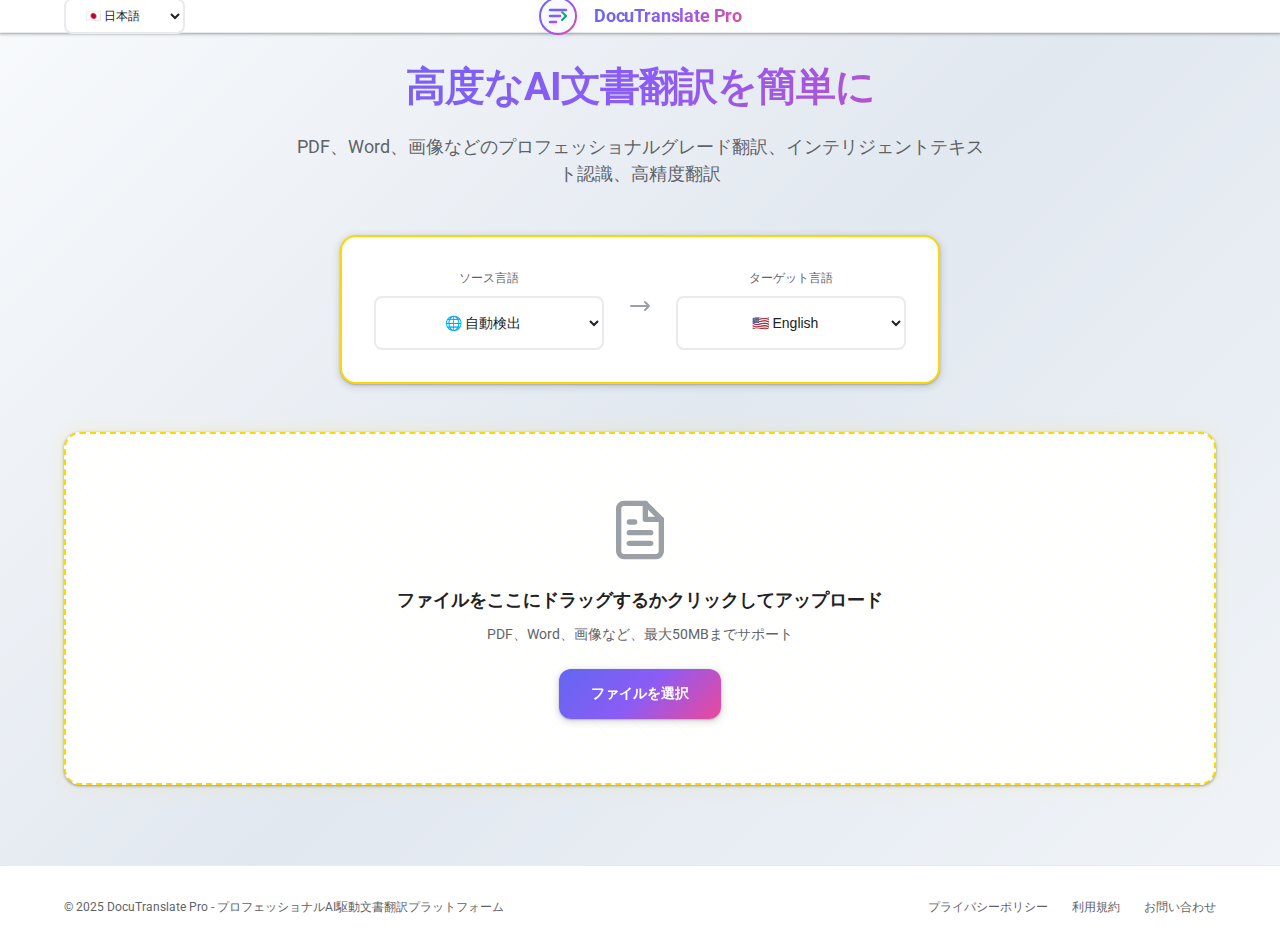
<file: ja-JP/index.html>
<!DOCTYPE html>
<html lang="ja-JP">
<head>
    <meta charset="UTF-8">
    <meta name="viewport" content="width=device-width, initial-scale=1.0">
    <title data-i18n="site.title">DocuTranslate Pro - 高度なAI文書翻訳プラットフォーム</title>
    <meta name="description" data-i18n="site.description" content="PDF、Word、画像などをサポートするプロフェッショナルAI駆動文書翻訳プラットフォーム。即座アップロード、自動認識、高精度翻訳、最先端技術。">
    <meta name="keywords" content="文書翻訳,AI翻訳,PDF翻訳器,Word翻訳器,画像翻訳,オンライン翻訳,プロ翻訳">
    <meta name="author" content="DocuTranslate Pro Team">
    
    <!-- Open Graph / Facebook -->
    <meta property="og:type" content="website">
    <meta property="og:url" content="">
    <meta property="og:title" content="DocuTranslate Pro - Advanced AI Document Translation">
    <meta property="og:description" content="Professional AI-powered document translation platform supporting multiple formats with precision and speed.">
    <meta property="og:image" content="">
    
    <!-- Twitter -->
    <meta property="twitter:card" content="summary_large_image">
    <meta property="twitter:url" content="">
    <meta property="twitter:title" content="DocuTranslate Pro - Advanced AI Document Translation">
    <meta property="twitter:description" content="Professional AI-powered document translation platform supporting multiple formats with precision and speed.">
    <meta property="twitter:image" content="">
    
    <!-- PWA相关 -->
    <link rel="manifest" href="../manifest.json">
    <meta name="theme-color" content="#6366F1">
    <meta name="apple-mobile-web-app-capable" content="yes">
    <meta name="apple-mobile-web-app-status-bar-style" content="default">
    <meta name="apple-mobile-web-app-title" data-i18n="site.title" content="DocuTranslate Pro">
    
    <!-- 预加载关键资源 -->
    <link rel="preload" href="../styles.css" as="style">
    <link rel="preload" href="../script.js" as="script">
    <link rel="stylesheet" href="../styles.css">
    
    <!-- DNS预解析和预连接 -->
    <link rel="dns-prefetch" href="https://fonts.googleapis.com">
    <link rel="dns-prefetch" href="https://fonts.gstatic.com">
    <link rel="dns-prefetch" href="https://api.deepseek.com">
    <link rel="preconnect" href="https://fonts.googleapis.com">
    <link rel="preconnect" href="https://fonts.gstatic.com" crossorigin>
    
    <!-- 异步加载字体以避免阻塞渲染 -->
    <link href="https://fonts.googleapis.com/css2?family=Google+Sans:wght@300;400;500;600;700&family=Roboto:wght@300;400;500;700&display=swap" rel="stylesheet" media="print" onload="this.media='all'">
    <noscript>
    <link href="https://fonts.googleapis.com/css2?family=Google+Sans:wght@300;400;500;600;700&family=Roboto:wght@300;400;500;700&display=swap" rel="stylesheet">
    </noscript>
</head>
<body>
    <!-- 主容器 -->
    <div class="app-container">
        <!-- 头部导航区 -->
        <header class="header">
            <div class="header-content">
                <!-- 语言切换器 -->
                <div class="language-switcher">
                    <select id="language-switcher" class="language-switcher-select">
                        <option value="en">🇺🇸 English</option>
                        <option value="zh-CN">🇨🇳 中文</option>
                        <option value="ja-JP" selected>🇯🇵 日本語</option>
                        <option value="ko-KR">🇰🇷 한국어</option>
                        <option value="es-ES">🇪🇸 Español</option>
                        <option value="fr-FR">🇫🇷 Français</option>
                        <option value="de-DE">🇩🇪 Deutsch</option>
                    </select>
                </div>
                
                <div class="logo">
                    <div class="logo-icon">
                        <svg viewBox="0 0 40 40" fill="none" xmlns="http://www.w3.org/2000/svg">
                            <!-- 外圈渐变圆环 -->
                            <circle cx="20" cy="20" r="18" stroke="url(#logoGradient)" stroke-width="2" fill="none"/>
                            <!-- 内部翻译符号 -->
                            <path d="M12 14h16M12 20h10M12 26h6" stroke="url(#logoGradient)" stroke-width="2.5" stroke-linecap="round"/>
                            <!-- 箭头指示 -->
                            <path d="M24 16l4 4-4 4" stroke="url(#logoAccent)" stroke-width="2" stroke-linecap="round" stroke-linejoin="round"/>
                            <!-- 渐变定义 -->
                            <defs>
                                <linearGradient id="logoGradient" x1="0%" y1="0%" x2="100%" y2="100%">
                                    <stop offset="0%" style="stop-color:#6366F1"/>
                                    <stop offset="50%" style="stop-color:#8B5CF6"/>
                                    <stop offset="100%" style="stop-color:#EC4899"/>
                                </linearGradient>
                                <linearGradient id="logoAccent" x1="0%" y1="0%" x2="100%" y2="100%">
                                    <stop offset="0%" style="stop-color:#10B981"/>
                                    <stop offset="100%" style="stop-color:#059669"/>
                                </linearGradient>
                            </defs>
                        </svg>
                    </div>
                    <h1 class="logo-text" data-i18n="site.title">DocuTranslate Pro</h1>
                </div>

            </div>
        </header>

        <!-- 主内容区域 -->
        <main class="main-content">
                    <!-- Hero Section -->
            <section class="hero-section">
                <h2 class="hero-title" data-i18n="hero.title">高度なAI文書翻訳を簡単に</h2>
                <p class="hero-subtitle" data-i18n="hero.subtitle">PDF、Word、画像などのプロフェッショナルグレード翻訳、インテリジェントテキスト認識、高精度翻訳</p>
            </section>

            <!-- 语言选择区 -->
            <section class="language-selector-section">
                <div class="language-selector">
                    <div class="language-item">
                        <label for="source-lang" class="language-label" data-i18n="language.source">ソース言語</label>
                        <select id="source-lang" class="language-select">
                            <option value="auto" data-i18n="language.autoDetect">🌐 自動検出</option>
                            <!-- European Languages -->
                            <option value="en">🇺🇸 English</option>
                            <option value="es">🇪🇸 Español</option>
                            <option value="fr">🇫🇷 Français</option>
                            <option value="de">🇩🇪 Deutsch</option>
                            <option value="it">🇮🇹 Italiano</option>
                            <option value="pt">🇵🇹 Português</option>
                            <option value="ru">🇷🇺 Русский</option>
                            <option value="nl">🇳🇱 Nederlands</option>
                            <option value="sv">🇸🇪 Svenska</option>
                            <option value="no">🇳🇴 Norsk</option>
                            <option value="da">🇩🇰 Dansk</option>
                            <option value="fi">🇫🇮 Suomi</option>
                            <option value="pl">🇵🇱 Polski</option>
                            <option value="cs">🇨🇿 Čeština</option>
                            <option value="sk">🇸🇰 Slovenčina</option>
                            <option value="hu">🇭🇺 Magyar</option>
                            <option value="ro">🇷🇴 Română</option>
                            <option value="bg">🇧🇬 Български</option>
                            <option value="hr">🇭🇷 Hrvatski</option>
                            <option value="sl">🇸🇮 Slovenščina</option>
                            <option value="et">🇪🇪 Eesti</option>
                            <option value="lv">🇱🇻 Latviešu</option>
                            <option value="lt">🇱🇹 Lietuvių</option>
                            <option value="uk">🇺🇦 Українська</option>
                            <option value="be">🇧🇾 Беларуская</option>
                            <option value="mk">🇲🇰 Македонски</option>
                            <option value="sr">🇷🇸 Српски</option>
                            <option value="bs">🇧🇦 Bosanski</option>
                            <option value="mt">🇲🇹 Malti</option>
                            <option value="is">🇮🇸 Íslenska</option>
                            <option value="ga">🇮🇪 Gaeilge</option>
                            <option value="cy">🏴󠁧󠁢󠁷󠁬󠁳󠁿 Cymraeg</option>
                            <option value="eu">🏴󠁢󠁳󠁱󠁿 Euskera</option>
                            <option value="ca">🏴󠁥󠁳󠁣󠁴󠁿 Català</option>
                            <option value="gl">🏴󠁥󠁳󠁧󠁡󠁿 Galego</option>
                            <option value="sq">🇦🇱 Shqip</option>
                            <option value="el">🇬🇷 Ελληνικά</option>
                            
                            <!-- Asian Languages -->
                            <option value="zh">🇨🇳 中文(简体)</option>
                            <option value="zh-tw">🇹🇼 中文(繁體)</option>
                            <option value="ja">🇯🇵 日本語</option>
                            <option value="ko">🇰🇷 한국어</option>
                            <option value="hi">🇮🇳 हिन्दी</option>
                            <option value="bn">🇧🇩 বাংলা</option>
                            <option value="ur">🇵🇰 اردو</option>
                            <option value="te">🇮🇳 తెలుగు</option>
                            <option value="mr">🇮🇳 मराठी</option>
                            <option value="ta">🇮🇳 தமிழ்</option>
                            <option value="gu">🇮🇳 ગુજરાતી</option>
                            <option value="kn">🇮🇳 ಕನ್ನಡ</option>
                            <option value="ml">🇮🇳 മലയാളം</option>
                            <option value="pa">🇮🇳 ਪੰਜਾਬੀ</option>
                            <option value="ne">🇳🇵 नेपाली</option>
                            <option value="si">🇱🇰 සිංහල</option>
                            <option value="my">🇲🇲 မြန်မာ</option>
                            <option value="th">🇹🇭 ไทย</option>
                            <option value="lo">🇱🇦 ລາວ</option>
                            <option value="km">🇰🇭 ខ្មែរ</option>
                            <option value="vi">🇻🇳 Tiếng Việt</option>
                            <option value="id">🇮🇩 Bahasa Indonesia</option>
                            <option value="ms">🇲🇾 Bahasa Melayu</option>
                            <option value="tl">🇵🇭 Filipino</option>
                            <option value="mn">🇲🇳 Монгол</option>
                            <option value="kk">🇰🇿 Қазақ</option>
                            <option value="ky">🇰🇬 Кыргыз</option>
                            <option value="uz">🇺🇿 O'zbek</option>
                            <option value="tg">🇹🇯 Тоҷикӣ</option>
                            
                            <!-- Middle Eastern & African Languages -->
                            <option value="ar">🇸🇦 العربية</option>
                            <option value="fa">🇮🇷 فارسی</option>
                            <option value="he">🇮🇱 עברית</option>
                            <option value="tr">🇹🇷 Türkçe</option>
                            <option value="az">🇦🇿 Azərbaycan</option>
                            <option value="ka">🇬🇪 ქართული</option>
                            <option value="hy">🇦🇲 Հայերեն</option>
                            <option value="ku">🏴󠁩󠁲󠁫󠁵󠁿 کوردی</option>
                            <option value="sw">🇰🇪 Kiswahili</option>
                            <option value="am">🇪🇹 አማርኛ</option>
                            <option value="ig">🇳🇬 Igbo</option>
                            <option value="yo">🇳🇬 Yorùbá</option>
                            <option value="zu">🇿🇦 isiZulu</option>
                            <option value="xh">🇿🇦 isiXhosa</option>
                            <option value="af">🇿🇦 Afrikaans</option>
                            
                            <!-- Other Major Languages -->
                            <option value="pt-br">🇧🇷 Português (Brasil)</option>
                            <option value="es-mx">🇲🇽 Español (México)</option>
                            <option value="en-gb">🇬🇧 English (British)</option>
                            <option value="fr-ca">🇨🇦 Français (Canada)</option>
                            <option value="la">🏛️ Latina</option>
                            <option value="eo">🌍 Esperanto</option>
                            <option value="jw">🇮🇩 Javanese</option>
                            <option value="su">🇮🇩 Sundanese</option>
                            <option value="ceb">🇵🇭 Cebuano</option>
                            <option value="ny">🇲🇼 Chichewa</option>
                            <option value="co">🇫🇷 Corsican</option>
                            <option value="fy">🇳🇱 Frisian</option>
                            <option value="haw">🇺🇸 Hawaiian</option>
                            <option value="hmn">🇨🇳 Hmong</option>
                            <option value="lb">🇱🇺 Luxembourgish</option>
                            <option value="mg">🇲🇬 Malagasy</option>
                            <option value="mi">🇳🇿 Maori</option>
                            <option value="sm">🇼🇸 Samoan</option>
                            <option value="gd">🏴󠁧󠁢󠁳󠁣󠁴󠁿 Scots Gaelic</option>
                            <option value="sn">🇿🇼 Shona</option>
                            <option value="sd">🇵🇰 Sindhi</option>
                            <option value="so">🇸🇴 Somali</option>
                            <option value="st">🇱🇸 Sesotho</option>
                            <option value="tk">🇹🇲 Turkmen</option>
                            <option value="ps">🇦🇫 Pashto</option>
                        </select>
                    </div>
                    <div class="language-arrow">
                        <svg viewBox="0 0 24 24" fill="none" xmlns="http://www.w3.org/2000/svg">
                            <path d="M17 8l4 4m0 0l-4 4m4-4H3" stroke="currentColor" stroke-width="2" stroke-linecap="round" stroke-linejoin="round"/>
                        </svg>
                    </div>
                    <div class="language-item">
                        <label for="target-lang" class="language-label" data-i18n="language.target">Target Language</label>
                        <select id="target-lang" class="language-select">
                            <!-- European Languages -->
                            <option value="en">🇺🇸 English</option>
                            <option value="es">🇪🇸 Español</option>
                            <option value="fr">🇫🇷 Français</option>
                            <option value="de">🇩🇪 Deutsch</option>
                            <option value="it">🇮🇹 Italiano</option>
                            <option value="pt">🇵🇹 Português</option>
                            <option value="ru">🇷🇺 Русский</option>
                            <option value="nl">🇳🇱 Nederlands</option>
                            <option value="sv">🇸🇪 Svenska</option>
                            <option value="no">🇳🇴 Norsk</option>
                            <option value="da">🇩🇰 Dansk</option>
                            <option value="fi">🇫🇮 Suomi</option>
                            <option value="pl">🇵🇱 Polski</option>
                            <option value="cs">🇨🇿 Čeština</option>
                            <option value="sk">🇸🇰 Slovenčina</option>
                            <option value="hu">🇭🇺 Magyar</option>
                            <option value="ro">🇷🇴 Română</option>
                            <option value="bg">🇧🇬 Български</option>
                            <option value="hr">🇭🇷 Hrvatski</option>
                            <option value="sl">🇸🇮 Slovenščina</option>
                            <option value="et">🇪🇪 Eesti</option>
                            <option value="lv">🇱🇻 Latviešu</option>
                            <option value="lt">🇱🇹 Lietuvių</option>
                            <option value="uk">🇺🇦 Українська</option>
                            <option value="be">🇧🇾 Беларуская</option>
                            <option value="mk">🇲🇰 Македонски</option>
                            <option value="sr">🇷🇸 Српски</option>
                            <option value="bs">🇧🇦 Bosanski</option>
                            <option value="mt">🇲🇹 Malti</option>
                            <option value="is">🇮🇸 Íslenska</option>
                            <option value="ga">🇮🇪 Gaeilge</option>
                            <option value="cy">🏴󠁧󠁢󠁷󠁬󠁳󠁿 Cymraeg</option>
                            <option value="eu">🏴󠁢󠁳󠁱󠁿 Euskera</option>
                            <option value="ca">🏴󠁥󠁳󠁣󠁴󠁿 Català</option>
                            <option value="gl">🏴󠁥󠁳󠁧󠁡󠁿 Galego</option>
                            <option value="sq">🇦🇱 Shqip</option>
                            <option value="el">🇬🇷 Ελληνικά</option>
                            
                            <!-- Asian Languages -->
                            <option value="zh">🇨🇳 中文(简体)</option>
                            <option value="zh-tw">🇹🇼 中文(繁體)</option>
                            <option value="ja">🇯🇵 日本語</option>
                            <option value="ko">🇰🇷 한국어</option>
                            <option value="hi">🇮🇳 हिन्दी</option>
                            <option value="bn">🇧🇩 বাংলা</option>
                            <option value="ur">🇵🇰 اردو</option>
                            <option value="te">🇮🇳 తెలుగు</option>
                            <option value="mr">🇮🇳 मराठी</option>
                            <option value="ta">🇮🇳 தமிழ்</option>
                            <option value="gu">🇮🇳 ગુજરાતી</option>
                            <option value="kn">🇮🇳 ಕನ್ನಡ</option>
                            <option value="ml">🇮🇳 മലയാളം</option>
                            <option value="pa">🇮🇳 ਪੰਜਾਬੀ</option>
                            <option value="ne">🇳🇵 नेपाली</option>
                            <option value="si">🇱🇰 සිංහල</option>
                            <option value="my">🇲🇲 မြန်မာ</option>
                            <option value="th">🇹🇭 ไทย</option>
                            <option value="lo">🇱🇦 ລາວ</option>
                            <option value="km">🇰🇭 ខ្មែរ</option>
                            <option value="vi">🇻🇳 Tiếng Việt</option>
                            <option value="id">🇮🇩 Bahasa Indonesia</option>
                            <option value="ms">🇲🇾 Bahasa Melayu</option>
                            <option value="tl">🇵🇭 Filipino</option>
                            <option value="mn">🇲🇳 Монгол</option>
                            <option value="kk">🇰🇿 Қазақ</option>
                            <option value="ky">🇰🇬 Кыргыз</option>
                            <option value="uz">🇺🇿 O'zbek</option>
                            <option value="tg">🇹🇯 Тоҷикӣ</option>
                            
                            <!-- Middle Eastern & African Languages -->
                            <option value="ar">🇸🇦 العربية</option>
                            <option value="fa">🇮🇷 فارسی</option>
                            <option value="he">🇮🇱 עברית</option>
                            <option value="tr">🇹🇷 Türkçe</option>
                            <option value="az">🇦🇿 Azərbaycan</option>
                            <option value="ka">🇬🇪 ქართული</option>
                            <option value="hy">🇦🇲 Հայերեն</option>
                            <option value="ku">🏴󠁩󠁲󠁫󠁵󠁿 کوردی</option>
                            <option value="sw">🇰🇪 Kiswahili</option>
                            <option value="am">🇪🇹 አማርኛ</option>
                            <option value="ig">🇳🇬 Igbo</option>
                            <option value="yo">🇳🇬 Yorùbá</option>
                            <option value="zu">🇿🇦 isiZulu</option>
                            <option value="xh">🇿🇦 isiXhosa</option>
                            <option value="af">🇿🇦 Afrikaans</option>
                            
                            <!-- Other Major Languages -->
                            <option value="pt-br">🇧🇷 Português (Brasil)</option>
                            <option value="es-mx">🇲🇽 Español (México)</option>
                            <option value="en-gb">🇬🇧 English (British)</option>
                            <option value="fr-ca">🇨🇦 Français (Canada)</option>
                            <option value="la">🏛️ Latina</option>
                            <option value="eo">🌍 Esperanto</option>
                            <option value="jw">🇮🇩 Javanese</option>
                            <option value="su">🇮🇩 Sundanese</option>
                            <option value="ceb">🇵🇭 Cebuano</option>
                            <option value="ny">🇲🇼 Chichewa</option>
                            <option value="co">🇫🇷 Corsican</option>
                            <option value="fy">🇳🇱 Frisian</option>
                            <option value="haw">🇺🇸 Hawaiian</option>
                            <option value="hmn">🇨🇳 Hmong</option>
                            <option value="lb">🇱🇺 Luxembourgish</option>
                            <option value="mg">🇲🇬 Malagasy</option>
                            <option value="mi">🇳🇿 Maori</option>
                            <option value="sm">🇼🇸 Samoan</option>
                            <option value="gd">🏴󠁧󠁢󠁳󠁣󠁴󠁿 Scots Gaelic</option>
                            <option value="sn">🇿🇼 Shona</option>
                            <option value="sd">🇵🇰 Sindhi</option>
                            <option value="so">🇸🇴 Somali</option>
                            <option value="st">🇱🇸 Sesotho</option>
                            <option value="tk">🇹🇲 Turkmen</option>
                            <option value="ps">🇦🇫 Pashto</option>
                        </select>
                    </div>
                </div>
                
                <!-- 高级翻译设置 -->
                <div class="advanced-settings">
                    <div class="setting-item">
                        <label class="setting-label">
                            <input type="checkbox" id="use-ai-translation" checked>
                            <span class="checkmark"></span>
                            <span class="setting-text">
                                <span class="setting-title">
                                    Advanced AI Translation
                                    <span class="premium-badge">Pro</span>
                                </span>
                                <span class="setting-description">Leverage cutting-edge language models for superior translation quality and accuracy</span>
                            </span>
                        </label>
                    </div>
                </div>
            </section>

            <!-- 文件上传区 -->
            <section class="upload-section">
                <div class="upload-area" id="uploadArea">
                    <input type="file" id="fileInput" class="file-input" accept=".pdf,.doc,.docx,.jpg,.jpeg,.png,.txt" multiple>
                    <div class="upload-content">
                        <div class="upload-icon">
                            <svg viewBox="0 0 24 24" fill="none" xmlns="http://www.w3.org/2000/svg">
                                <path d="M14 2H6a2 2 0 0 0-2 2v16a2 2 0 0 0 2 2h12a2 2 0 0 0 2-2V8z" stroke="currentColor" stroke-width="2" stroke-linecap="round" stroke-linejoin="round"/>
                                <polyline points="14,2 14,8 20,8" stroke="currentColor" stroke-width="2" stroke-linecap="round" stroke-linejoin="round"/>
                                <line x1="16" y1="13" x2="8" y2="13" stroke="currentColor" stroke-width="2" stroke-linecap="round" stroke-linejoin="round"/>
                                <line x1="16" y1="17" x2="8" y2="17" stroke="currentColor" stroke-width="2" stroke-linecap="round" stroke-linejoin="round"/>
                                <polyline points="10,9 9,9 8,9" stroke="currentColor" stroke-width="2" stroke-linecap="round" stroke-linejoin="round"/>
                            </svg>
                        </div>
                        <h3 class="upload-title" data-i18n="upload.title">ファイルをここにドラッグするかクリックしてアップロード</h3>
                        <p class="upload-subtitle" data-i18n="upload.subtitle">PDF、Word、画像など、最大50MBまでサポート</p>
                        <button class="upload-button" type="button"><span data-i18n="upload.button">ファイルを選択</span></button>
                    </div>
                </div>
                <!-- 文件列表显示 -->
                <div class="file-list" id="fileList" style="display: none;">
                    <h4 class="file-list-title" data-i18n="upload.selectedFiles">選択されたファイル</h4>
                    <div class="file-items" id="fileItems"></div>
                </div>
            </section>

            <!-- 处理状态区 -->
            <section class="processing-section" id="processingSection" style="display: none;">
                <div class="processing-card">
                    <div class="processing-indicator">
                        <div class="spinner"></div>
                    </div>
                    <h3 class="processing-title" data-i18n="processing.title">文書を処理中...</h3>
                    <p class="processing-subtitle" id="processingStatus" data-i18n="processing.recognizing">テキストコンテンツを認識中</p>
                    <div class="progress-bar">
                        <div class="progress-fill" id="progressFill"></div>
                    </div>
                </div>
            </section>

            <!-- 预览对比区 -->
            <section class="preview-section" id="previewSection" style="display: none;">
                <div class="preview-header">
                    <h3 class="preview-title" data-i18n="preview.title">翻訳結果</h3>
                    <div class="preview-controls">
                        <button class="control-button" id="copyButton" title="Copy translated content">
                            <svg viewBox="0 0 24 24" fill="none" xmlns="http://www.w3.org/2000/svg">
                                <rect x="9" y="9" width="13" height="13" rx="2" ry="2" stroke="currentColor" stroke-width="2" stroke-linecap="round" stroke-linejoin="round"/>
                                <path d="M5 15H4a2 2 0 0 1-2-2V4a2 2 0 0 1 2-2h9a2 2 0 0 1 2 2v1" stroke="currentColor" stroke-width="2" stroke-linecap="round" stroke-linejoin="round"/>
                            </svg>
                            <span data-i18n="preview.copy">翻訳をコピー</span>
                        </button>
                        <button class="control-button secondary" id="downloadButton" title="Download translation results">
                            <svg viewBox="0 0 24 24" fill="none" xmlns="http://www.w3.org/2000/svg">
                                <path d="M21 15v4a2 2 0 0 1-2 2H5a2 2 0 0 1-2-2v-4" stroke="currentColor" stroke-width="2" stroke-linecap="round" stroke-linejoin="round"/>
                                <polyline points="7,10 12,15 17,10" stroke="currentColor" stroke-width="2" stroke-linecap="round" stroke-linejoin="round"/>
                                <line x1="12" y1="15" x2="12" y2="3" stroke="currentColor" stroke-width="2" stroke-linecap="round" stroke-linejoin="round"/>
                            </svg>
                            <span data-i18n="preview.download">ダウンロード</span>
                        </button>
                        <button class="control-button secondary" id="newTranslationButton" title="Start new translation">
                            <svg viewBox="0 0 24 24" fill="none" xmlns="http://www.w3.org/2000/svg">
                                <polyline points="1 4 1 10 7 10" stroke="currentColor" stroke-width="2" stroke-linecap="round" stroke-linejoin="round"/>
                                <polyline points="23 20 23 14 17 14" stroke="currentColor" stroke-width="2" stroke-linecap="round" stroke-linejoin="round"/>
                                <path d="M20.49 9A9 9 0 0 0 5.64 5.64L1 10m22 4l-4.64 4.36A9 9 0 0 1 3.51 15" stroke="currentColor" stroke-width="2" stroke-linecap="round" stroke-linejoin="round"/>
                            </svg>
                            <span data-i18n="preview.newTranslation">新しい翻訳</span>
                        </button>
                    </div>
                </div>

                <!-- 左右对比面板 -->
                <div class="preview-panels">
                    <!-- 原文面板 -->
                    <div class="preview-panel original-panel">
                        <div class="panel-header">
                            <h4 class="panel-title" data-i18n="preview.original">原文コンテンツ</h4>
                            <span class="panel-meta" id="originalMeta">-</span>
                        </div>
                        <div class="panel-content" id="originalContent">
                            <!-- 原文内容将在这里动态生成 -->
                        </div>
                    </div>

                    <!-- 分隔线 -->
                    <div class="preview-divider"></div>

                    <!-- 译文面板 -->
                    <div class="preview-panel translated-panel">
                        <div class="panel-header">
                            <h4 class="panel-title" data-i18n="preview.translated">翻訳コンテンツ</h4>
                            <span class="panel-meta" id="translatedMeta">-</span>
                        </div>
                        <div class="panel-content" id="translatedContent">
                            <!-- 翻译内容将在这里动态生成 -->
                        </div>
                    </div>
                </div>
            </section>
        </main>

        <!-- 页脚 -->
        <footer class="footer">
            <div class="footer-content">
                <p class="footer-text" data-i18n="footer.text">
                    © 2025 DocuTranslate Pro - プロフェッショナルAI駆動文書翻訳プラットフォーム
                </p>
                <div class="footer-links">
                    <a href="#privacy" class="footer-link" data-i18n="footer.privacy">プライバシーポリシー</a>
                    <a href="#terms" class="footer-link" data-i18n="footer.terms">利用規約</a>
                    <a href="#contact" class="footer-link" data-i18n="footer.contact">お問い合わせ</a>
                </div>
            </div>
        </footer>

        <!-- 通知提示 -->
        <div class="notification" id="notification" style="display: none;">
            <div class="notification-content">
                <span class="notification-message" id="notificationMessage"></span>
                <button class="notification-close" id="notificationClose">&times;</button>
            </div>
        </div>
    </div>

    <!-- 国际化文件 -->
    <script src="i18n.js"></script>
    <!-- JavaScript文件 -->
    <script src="../script.js"></script>
    
    <!-- 性能监控 -->
    <script>
        // 性能监控代码
        window.addEventListener('load', function() {
            if ('performance' in window) {
                const loadTime = performance.timing.loadEventEnd - performance.timing.navigationStart;
                console.log(`页面加载时间: ${loadTime}ms`);
                
                // 发送性能数据（在实际项目中可以发送到分析服务）
                if (loadTime > 3000) {
                    console.warn('页面加载时间较长，建议优化');
                }
            }
        });
        
        // 错误监控
        window.addEventListener('error', function(e) {
            console.error('JavaScript错误:', e.error);
        });
        
        // 未处理的Promise错误
        window.addEventListener('unhandledrejection', function(e) {
            console.error('未处理的Promise错误:', e.reason);
        });
    </script>
</body>
</html>
</file>
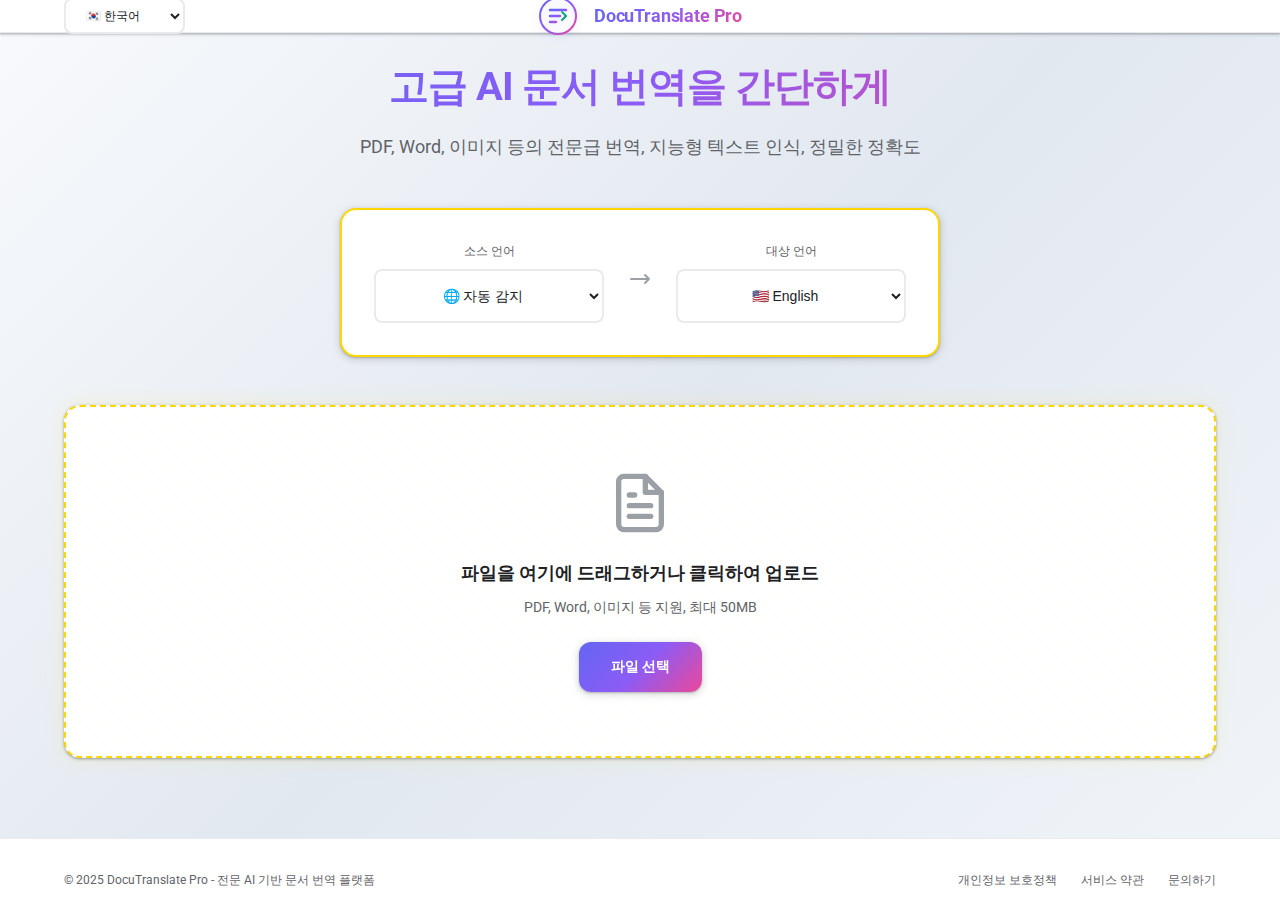
<file: ko-KR/index.html>
<!DOCTYPE html>
<html lang="ko-KR">
<head>
    <meta charset="UTF-8">
    <meta name="viewport" content="width=device-width, initial-scale=1.0">
    <title data-i18n="site.title">DocuTranslate Pro - 고급 AI 문서 번역 플랫폼</title>
    <meta name="description" data-i18n="site.description" content="PDF, Word, 이미지 등을 지원하는 전문 AI 기반 문서 번역 플랫폼. 즉시 업로드, 자동 인식, 정밀한 번역, 최첨단 기술.">
    <meta name="keywords" content="문서 번역,AI 번역,PDF 번역기,Word 번역기,이미지 번역,온라인 번역,전문 번역">
    <meta name="author" content="DocuTranslate Pro Team">
    
    <!-- Open Graph / Facebook -->
    <meta property="og:type" content="website">
    <meta property="og:url" content="">
    <meta property="og:title" content="DocuTranslate Pro - Advanced AI Document Translation">
    <meta property="og:description" content="Professional AI-powered document translation platform supporting multiple formats with precision and speed.">
    <meta property="og:image" content="">
    
    <!-- Twitter -->
    <meta property="twitter:card" content="summary_large_image">
    <meta property="twitter:url" content="">
    <meta property="twitter:title" content="DocuTranslate Pro - Advanced AI Document Translation">
    <meta property="twitter:description" content="Professional AI-powered document translation platform supporting multiple formats with precision and speed.">
    <meta property="twitter:image" content="">
    
    <!-- PWA相关 -->
    <link rel="manifest" href="../manifest.json">
    <meta name="theme-color" content="#6366F1">
    <meta name="apple-mobile-web-app-capable" content="yes">
    <meta name="apple-mobile-web-app-status-bar-style" content="default">
    <meta name="apple-mobile-web-app-title" content="DocuTranslate Pro">
    
    <!-- 预加载关键资源 -->
    <link rel="preload" href="../styles.css" as="style">
    <link rel="preload" href="../script.js" as="script">
    <link rel="stylesheet" href="../styles.css">
    
    <!-- DNS预解析和预连接 -->
    <link rel="dns-prefetch" href="https://fonts.googleapis.com">
    <link rel="dns-prefetch" href="https://fonts.gstatic.com">
    <link rel="dns-prefetch" href="https://api.deepseek.com">
    <link rel="preconnect" href="https://fonts.googleapis.com">
    <link rel="preconnect" href="https://fonts.gstatic.com" crossorigin>
    
    <!-- 异步加载字体以避免阻塞渲染 -->
    <link href="https://fonts.googleapis.com/css2?family=Google+Sans:wght@300;400;500;600;700&family=Roboto:wght@300;400;500;700&display=swap" rel="stylesheet" media="print" onload="this.media='all'">
    <noscript>
    <link href="https://fonts.googleapis.com/css2?family=Google+Sans:wght@300;400;500;600;700&family=Roboto:wght@300;400;500;700&display=swap" rel="stylesheet">
    </noscript>
</head>
<body>
    <!-- 主容器 -->
    <div class="app-container">
        <!-- 头部导航区 -->
        <header class="header">
            <div class="header-content">
                <!-- 语言切换器 -->
                <div class="language-switcher">
                    <select id="language-switcher" class="language-switcher-select">
                        <option value="en">🇺🇸 English</option>
                        <option value="zh-CN">🇨🇳 中文</option>
                        <option value="ja-JP">🇯🇵 日本語</option>
                        <option value="ko-KR" selected>🇰🇷 한국어</option>
                        <option value="es-ES">🇪🇸 Español</option>
                        <option value="fr-FR">🇫🇷 Français</option>
                        <option value="de-DE">🇩🇪 Deutsch</option>
                    </select>
                </div>
                
                <div class="logo">
                    <div class="logo-icon">
                        <svg viewBox="0 0 40 40" fill="none" xmlns="http://www.w3.org/2000/svg">
                            <!-- 外圈渐变圆环 -->
                            <circle cx="20" cy="20" r="18" stroke="url(#logoGradient)" stroke-width="2" fill="none"/>
                            <!-- 内部翻译符号 -->
                            <path d="M12 14h16M12 20h10M12 26h6" stroke="url(#logoGradient)" stroke-width="2.5" stroke-linecap="round"/>
                            <!-- 箭头指示 -->
                            <path d="M24 16l4 4-4 4" stroke="url(#logoAccent)" stroke-width="2" stroke-linecap="round" stroke-linejoin="round"/>
                            <!-- 渐变定义 -->
                            <defs>
                                <linearGradient id="logoGradient" x1="0%" y1="0%" x2="100%" y2="100%">
                                    <stop offset="0%" style="stop-color:#6366F1"/>
                                    <stop offset="50%" style="stop-color:#8B5CF6"/>
                                    <stop offset="100%" style="stop-color:#EC4899"/>
                                </linearGradient>
                                <linearGradient id="logoAccent" x1="0%" y1="0%" x2="100%" y2="100%">
                                    <stop offset="0%" style="stop-color:#10B981"/>
                                    <stop offset="100%" style="stop-color:#059669"/>
                                </linearGradient>
                            </defs>
                        </svg>
                    </div>
                    <h1 class="logo-text" data-i18n="site.title">DocuTranslate Pro</h1>
                </div>

            </div>
        </header>

        <!-- 主内容区域 -->
        <main class="main-content">
                    <!-- Hero Section -->
            <section class="hero-section">
                <h2 class="hero-title" data-i18n="hero.title">고급 AI 문서 번역을 간단하게</h2>
                <p class="hero-subtitle" data-i18n="hero.subtitle">PDF, Word, 이미지 등의 전문급 번역, 지능형 텍스트 인식, 정밀한 정확도</p>
            </section>

            <!-- 语言选择区 -->
            <section class="language-selector-section">
                <div class="language-selector">
                    <div class="language-item">
                        <label for="source-lang" class="language-label" data-i18n="language.source">소스 언어</label>
                        <select id="source-lang" class="language-select">
                            <option value="auto" data-i18n="language.autoDetect">🌐 자동 감지</option>
                            <!-- European Languages -->
                            <option value="en">🇺🇸 English</option>
                            <option value="es">🇪🇸 Español</option>
                            <option value="fr">🇫🇷 Français</option>
                            <option value="de">🇩🇪 Deutsch</option>
                            <option value="it">🇮🇹 Italiano</option>
                            <option value="pt">🇵🇹 Português</option>
                            <option value="ru">🇷🇺 Русский</option>
                            <option value="nl">🇳🇱 Nederlands</option>
                            <option value="sv">🇸🇪 Svenska</option>
                            <option value="no">🇳🇴 Norsk</option>
                            <option value="da">🇩🇰 Dansk</option>
                            <option value="fi">🇫🇮 Suomi</option>
                            <option value="pl">🇵🇱 Polski</option>
                            <option value="cs">🇨🇿 Čeština</option>
                            <option value="sk">🇸🇰 Slovenčina</option>
                            <option value="hu">🇭🇺 Magyar</option>
                            <option value="ro">🇷🇴 Română</option>
                            <option value="bg">🇧🇬 Български</option>
                            <option value="hr">🇭🇷 Hrvatski</option>
                            <option value="sl">🇸🇮 Slovenščina</option>
                            <option value="et">🇪🇪 Eesti</option>
                            <option value="lv">🇱🇻 Latviešu</option>
                            <option value="lt">🇱🇹 Lietuvių</option>
                            <option value="uk">🇺🇦 Українська</option>
                            <option value="be">🇧🇾 Беларуская</option>
                            <option value="mk">🇲🇰 Македонски</option>
                            <option value="sr">🇷🇸 Српски</option>
                            <option value="bs">🇧🇦 Bosanski</option>
                            <option value="mt">🇲🇹 Malti</option>
                            <option value="is">🇮🇸 Íslenska</option>
                            <option value="ga">🇮🇪 Gaeilge</option>
                            <option value="cy">🏴󠁧󠁢󠁷󠁬󠁳󠁿 Cymraeg</option>
                            <option value="eu">🏴󠁢󠁳󠁱󠁿 Euskera</option>
                            <option value="ca">🏴󠁥󠁳󠁣󠁴󠁿 Català</option>
                            <option value="gl">🏴󠁥󠁳󠁧󠁡󠁿 Galego</option>
                            <option value="sq">🇦🇱 Shqip</option>
                            <option value="el">🇬🇷 Ελληνικά</option>
                            
                            <!-- Asian Languages -->
                            <option value="zh">🇨🇳 中文(简体)</option>
                            <option value="zh-tw">🇹🇼 中文(繁體)</option>
                            <option value="ja">🇯🇵 日本語</option>
                            <option value="ko">🇰🇷 한국어</option>
                            <option value="hi">🇮🇳 हिन्दी</option>
                            <option value="bn">🇧🇩 বাংলা</option>
                            <option value="ur">🇵🇰 اردو</option>
                            <option value="te">🇮🇳 తెలుగు</option>
                            <option value="mr">🇮🇳 मराठी</option>
                            <option value="ta">🇮🇳 தமிழ்</option>
                            <option value="gu">🇮🇳 ગુજરાતી</option>
                            <option value="kn">🇮🇳 ಕನ್ನಡ</option>
                            <option value="ml">🇮🇳 മലയാളം</option>
                            <option value="pa">🇮🇳 ਪੰਜਾਬੀ</option>
                            <option value="ne">🇳🇵 नेपाली</option>
                            <option value="si">🇱🇰 සිංහල</option>
                            <option value="my">🇲🇲 မြန်မာ</option>
                            <option value="th">🇹🇭 ไทย</option>
                            <option value="lo">🇱🇦 ລາວ</option>
                            <option value="km">🇰🇭 ខ្មែរ</option>
                            <option value="vi">🇻🇳 Tiếng Việt</option>
                            <option value="id">🇮🇩 Bahasa Indonesia</option>
                            <option value="ms">🇲🇾 Bahasa Melayu</option>
                            <option value="tl">🇵🇭 Filipino</option>
                            <option value="mn">🇲🇳 Монгол</option>
                            <option value="kk">🇰🇿 Қазақ</option>
                            <option value="ky">🇰🇬 Кыргыз</option>
                            <option value="uz">🇺🇿 O'zbek</option>
                            <option value="tg">🇹🇯 Тоҷикӣ</option>
                            
                            <!-- Middle Eastern & African Languages -->
                            <option value="ar">🇸🇦 العربية</option>
                            <option value="fa">🇮🇷 فارسی</option>
                            <option value="he">🇮🇱 עברית</option>
                            <option value="tr">🇹🇷 Türkçe</option>
                            <option value="az">🇦🇿 Azərbaycan</option>
                            <option value="ka">🇬🇪 ქართული</option>
                            <option value="hy">🇦🇲 Հայերեն</option>
                            <option value="ku">🏴󠁩󠁲󠁫󠁵󠁿 کوردی</option>
                            <option value="sw">🇰🇪 Kiswahili</option>
                            <option value="am">🇪🇹 አማርኛ</option>
                            <option value="ig">🇳🇬 Igbo</option>
                            <option value="yo">🇳🇬 Yorùbá</option>
                            <option value="zu">🇿🇦 isiZulu</option>
                            <option value="xh">🇿🇦 isiXhosa</option>
                            <option value="af">🇿🇦 Afrikaans</option>
                            
                            <!-- Other Major Languages -->
                            <option value="pt-br">🇧🇷 Português (Brasil)</option>
                            <option value="es-mx">🇲🇽 Español (México)</option>
                            <option value="en-gb">🇬🇧 English (British)</option>
                            <option value="fr-ca">🇨🇦 Français (Canada)</option>
                            <option value="la">🏛️ Latina</option>
                            <option value="eo">🌍 Esperanto</option>
                            <option value="jw">🇮🇩 Javanese</option>
                            <option value="su">🇮🇩 Sundanese</option>
                            <option value="ceb">🇵🇭 Cebuano</option>
                            <option value="ny">🇲🇼 Chichewa</option>
                            <option value="co">🇫🇷 Corsican</option>
                            <option value="fy">🇳🇱 Frisian</option>
                            <option value="haw">🇺🇸 Hawaiian</option>
                            <option value="hmn">🇨🇳 Hmong</option>
                            <option value="lb">🇱🇺 Luxembourgish</option>
                            <option value="mg">🇲🇬 Malagasy</option>
                            <option value="mi">🇳🇿 Maori</option>
                            <option value="sm">🇼🇸 Samoan</option>
                            <option value="gd">🏴󠁧󠁢󠁳󠁣󠁴󠁿 Scots Gaelic</option>
                            <option value="sn">🇿🇼 Shona</option>
                            <option value="sd">🇵🇰 Sindhi</option>
                            <option value="so">🇸🇴 Somali</option>
                            <option value="st">🇱🇸 Sesotho</option>
                            <option value="tk">🇹🇲 Turkmen</option>
                            <option value="ps">🇦🇫 Pashto</option>
                        </select>
                    </div>
                    <div class="language-arrow">
                        <svg viewBox="0 0 24 24" fill="none" xmlns="http://www.w3.org/2000/svg">
                            <path d="M17 8l4 4m0 0l-4 4m4-4H3" stroke="currentColor" stroke-width="2" stroke-linecap="round" stroke-linejoin="round"/>
                        </svg>
                    </div>
                    <div class="language-item">
                        <label for="target-lang" class="language-label" data-i18n="language.target">대상 언어</label>
                        <select id="target-lang" class="language-select">
                            <!-- European Languages -->
                            <option value="en">🇺🇸 English</option>
                            <option value="es">🇪🇸 Español</option>
                            <option value="fr">🇫🇷 Français</option>
                            <option value="de">🇩🇪 Deutsch</option>
                            <option value="it">🇮🇹 Italiano</option>
                            <option value="pt">🇵🇹 Português</option>
                            <option value="ru">🇷🇺 Русский</option>
                            <option value="nl">🇳🇱 Nederlands</option>
                            <option value="sv">🇸🇪 Svenska</option>
                            <option value="no">🇳🇴 Norsk</option>
                            <option value="da">🇩🇰 Dansk</option>
                            <option value="fi">🇫🇮 Suomi</option>
                            <option value="pl">🇵🇱 Polski</option>
                            <option value="cs">🇨🇿 Čeština</option>
                            <option value="sk">🇸🇰 Slovenčina</option>
                            <option value="hu">🇭🇺 Magyar</option>
                            <option value="ro">🇷🇴 Română</option>
                            <option value="bg">🇧🇬 Български</option>
                            <option value="hr">🇭🇷 Hrvatski</option>
                            <option value="sl">🇸🇮 Slovenščina</option>
                            <option value="et">🇪🇪 Eesti</option>
                            <option value="lv">🇱🇻 Latviešu</option>
                            <option value="lt">🇱🇹 Lietuvių</option>
                            <option value="uk">🇺🇦 Українська</option>
                            <option value="be">🇧🇾 Беларуская</option>
                            <option value="mk">🇲🇰 Македонски</option>
                            <option value="sr">🇷🇸 Српски</option>
                            <option value="bs">🇧🇦 Bosanski</option>
                            <option value="mt">🇲🇹 Malti</option>
                            <option value="is">🇮🇸 Íslenska</option>
                            <option value="ga">🇮🇪 Gaeilge</option>
                            <option value="cy">🏴󠁧󠁢󠁷󠁬󠁳󠁿 Cymraeg</option>
                            <option value="eu">🏴󠁢󠁳󠁱󠁿 Euskera</option>
                            <option value="ca">🏴󠁥󠁳󠁣󠁴󠁿 Català</option>
                            <option value="gl">🏴󠁥󠁳󠁧󠁡󠁿 Galego</option>
                            <option value="sq">🇦🇱 Shqip</option>
                            <option value="el">🇬🇷 Ελληνικά</option>
                            
                            <!-- Asian Languages -->
                            <option value="zh">🇨🇳 中文(简体)</option>
                            <option value="zh-tw">🇹🇼 中文(繁體)</option>
                            <option value="ja">🇯🇵 日本語</option>
                            <option value="ko">🇰🇷 한국어</option>
                            <option value="hi">🇮🇳 हिन्दी</option>
                            <option value="bn">🇧🇩 বাংলা</option>
                            <option value="ur">🇵🇰 اردو</option>
                            <option value="te">🇮🇳 తెలుగు</option>
                            <option value="mr">🇮🇳 मराठी</option>
                            <option value="ta">🇮🇳 தமிழ்</option>
                            <option value="gu">🇮🇳 ગુજરાતી</option>
                            <option value="kn">🇮🇳 ಕನ್ನಡ</option>
                            <option value="ml">🇮🇳 മലയാളം</option>
                            <option value="pa">🇮🇳 ਪੰਜਾਬੀ</option>
                            <option value="ne">🇳🇵 नेपाली</option>
                            <option value="si">🇱🇰 සිංහල</option>
                            <option value="my">🇲🇲 မြန်မာ</option>
                            <option value="th">🇹🇭 ไทย</option>
                            <option value="lo">🇱🇦 ລາວ</option>
                            <option value="km">🇰🇭 ខ្មែរ</option>
                            <option value="vi">🇻🇳 Tiếng Việt</option>
                            <option value="id">🇮🇩 Bahasa Indonesia</option>
                            <option value="ms">🇲🇾 Bahasa Melayu</option>
                            <option value="tl">🇵🇭 Filipino</option>
                            <option value="mn">🇲🇳 Монгол</option>
                            <option value="kk">🇰🇿 Қазақ</option>
                            <option value="ky">🇰🇬 Кыргыз</option>
                            <option value="uz">🇺🇿 O'zbek</option>
                            <option value="tg">🇹🇯 Тоҷикӣ</option>
                            
                            <!-- Middle Eastern & African Languages -->
                            <option value="ar">🇸🇦 العربية</option>
                            <option value="fa">🇮🇷 فارسی</option>
                            <option value="he">🇮🇱 עברית</option>
                            <option value="tr">🇹🇷 Türkçe</option>
                            <option value="az">🇦🇿 Azərbaycan</option>
                            <option value="ka">🇬🇪 ქართული</option>
                            <option value="hy">🇦🇲 Հայերեն</option>
                            <option value="ku">🏴󠁩󠁲󠁫󠁵󠁿 کوردی</option>
                            <option value="sw">🇰🇪 Kiswahili</option>
                            <option value="am">🇪🇹 አማርኛ</option>
                            <option value="ig">🇳🇬 Igbo</option>
                            <option value="yo">🇳🇬 Yorùbá</option>
                            <option value="zu">🇿🇦 isiZulu</option>
                            <option value="xh">🇿🇦 isiXhosa</option>
                            <option value="af">🇿🇦 Afrikaans</option>
                            
                            <!-- Other Major Languages -->
                            <option value="pt-br">🇧🇷 Português (Brasil)</option>
                            <option value="es-mx">🇲🇽 Español (México)</option>
                            <option value="en-gb">🇬🇧 English (British)</option>
                            <option value="fr-ca">🇨🇦 Français (Canada)</option>
                            <option value="la">🏛️ Latina</option>
                            <option value="eo">🌍 Esperanto</option>
                            <option value="jw">🇮🇩 Javanese</option>
                            <option value="su">🇮🇩 Sundanese</option>
                            <option value="ceb">🇵🇭 Cebuano</option>
                            <option value="ny">🇲🇼 Chichewa</option>
                            <option value="co">🇫🇷 Corsican</option>
                            <option value="fy">🇳🇱 Frisian</option>
                            <option value="haw">🇺🇸 Hawaiian</option>
                            <option value="hmn">🇨🇳 Hmong</option>
                            <option value="lb">🇱🇺 Luxembourgish</option>
                            <option value="mg">🇲🇬 Malagasy</option>
                            <option value="mi">🇳🇿 Maori</option>
                            <option value="sm">🇼🇸 Samoan</option>
                            <option value="gd">🏴󠁧󠁢󠁳󠁣󠁴󠁿 Scots Gaelic</option>
                            <option value="sn">🇿🇼 Shona</option>
                            <option value="sd">🇵🇰 Sindhi</option>
                            <option value="so">🇸🇴 Somali</option>
                            <option value="st">🇱🇸 Sesotho</option>
                            <option value="tk">🇹🇲 Turkmen</option>
                            <option value="ps">🇦🇫 Pashto</option>
                        </select>
                    </div>
                </div>
                
                <!-- 高级翻译设置 -->
                <div class="advanced-settings">
                    <div class="setting-item">
                        <label class="setting-label">
                            <input type="checkbox" id="use-ai-translation" checked>
                            <span class="checkmark"></span>
                            <span class="setting-text">
                                <span class="setting-title">
                                    Advanced AI Translation
                                    <span class="premium-badge">Pro</span>
                                </span>
                                <span class="setting-description">Leverage cutting-edge language models for superior translation quality and accuracy</span>
                            </span>
                        </label>
                    </div>
                </div>
            </section>

            <!-- 文件上传区 -->
            <section class="upload-section">
                <div class="upload-area" id="uploadArea">
                    <input type="file" id="fileInput" class="file-input" accept=".pdf,.doc,.docx,.jpg,.jpeg,.png,.txt" multiple>
                    <div class="upload-content">
                        <div class="upload-icon">
                            <svg viewBox="0 0 24 24" fill="none" xmlns="http://www.w3.org/2000/svg">
                                <path d="M14 2H6a2 2 0 0 0-2 2v16a2 2 0 0 0 2 2h12a2 2 0 0 0 2-2V8z" stroke="currentColor" stroke-width="2" stroke-linecap="round" stroke-linejoin="round"/>
                                <polyline points="14,2 14,8 20,8" stroke="currentColor" stroke-width="2" stroke-linecap="round" stroke-linejoin="round"/>
                                <line x1="16" y1="13" x2="8" y2="13" stroke="currentColor" stroke-width="2" stroke-linecap="round" stroke-linejoin="round"/>
                                <line x1="16" y1="17" x2="8" y2="17" stroke="currentColor" stroke-width="2" stroke-linecap="round" stroke-linejoin="round"/>
                                <polyline points="10,9 9,9 8,9" stroke="currentColor" stroke-width="2" stroke-linecap="round" stroke-linejoin="round"/>
                            </svg>
                        </div>
                        <h3 class="upload-title" data-i18n="upload.title">파일을 여기에 드래그하거나 클릭하여 업로드</h3>
                        <p class="upload-subtitle" data-i18n="upload.subtitle">PDF, Word, 이미지 등 지원, 최대 50MB</p>
                        <button class="upload-button" type="button"><span data-i18n="upload.button">파일 선택</span></button>
                    </div>
                </div>
                <!-- 文件列表显示 -->
                <div class="file-list" id="fileList" style="display: none;">
                    <h4 class="file-list-title" data-i18n="upload.selectedFiles">선택된 파일</h4>
                    <div class="file-items" id="fileItems"></div>
                </div>
            </section>

            <!-- 处理状态区 -->
            <section class="processing-section" id="processingSection" style="display: none;">
                <div class="processing-card">
                    <div class="processing-indicator">
                        <div class="spinner"></div>
                    </div>
                    <h3 class="processing-title" data-i18n="processing.title">문서 처리 중...</h3>
                    <p class="processing-subtitle" id="processingStatus" data-i18n="processing.recognizing">텍스트 내용 인식 중</p>
                    <div class="progress-bar">
                        <div class="progress-fill" id="progressFill"></div>
                    </div>
                </div>
            </section>

            <!-- 预览对比区 -->
            <section class="preview-section" id="previewSection" style="display: none;">
                <div class="preview-header">
                    <h3 class="preview-title" data-i18n="preview.title">번역 결과</h3>
                    <div class="preview-controls">
                        <button class="control-button" id="copyButton" title="Copy translated content">
                            <svg viewBox="0 0 24 24" fill="none" xmlns="http://www.w3.org/2000/svg">
                                <rect x="9" y="9" width="13" height="13" rx="2" ry="2" stroke="currentColor" stroke-width="2" stroke-linecap="round" stroke-linejoin="round"/>
                                <path d="M5 15H4a2 2 0 0 1-2-2V4a2 2 0 0 1 2-2h9a2 2 0 0 1 2 2v1" stroke="currentColor" stroke-width="2" stroke-linecap="round" stroke-linejoin="round"/>
                            </svg>
                            <span data-i18n="preview.copy">번역 복사</span>
                        </button>
                        <button class="control-button secondary" id="downloadButton" title="Download translation results">
                            <svg viewBox="0 0 24 24" fill="none" xmlns="http://www.w3.org/2000/svg">
                                <path d="M21 15v4a2 2 0 0 1-2 2H5a2 2 0 0 1-2-2v-4" stroke="currentColor" stroke-width="2" stroke-linecap="round" stroke-linejoin="round"/>
                                <polyline points="7,10 12,15 17,10" stroke="currentColor" stroke-width="2" stroke-linecap="round" stroke-linejoin="round"/>
                                <line x1="12" y1="15" x2="12" y2="3" stroke="currentColor" stroke-width="2" stroke-linecap="round" stroke-linejoin="round"/>
                            </svg>
                            <span data-i18n="preview.download">다운로드</span>
                        </button>
                        <button class="control-button secondary" id="newTranslationButton" title="Start new translation">
                            <svg viewBox="0 0 24 24" fill="none" xmlns="http://www.w3.org/2000/svg">
                                <polyline points="1 4 1 10 7 10" stroke="currentColor" stroke-width="2" stroke-linecap="round" stroke-linejoin="round"/>
                                <polyline points="23 20 23 14 17 14" stroke="currentColor" stroke-width="2" stroke-linecap="round" stroke-linejoin="round"/>
                                <path d="M20.49 9A9 9 0 0 0 5.64 5.64L1 10m22 4l-4.64 4.36A9 9 0 0 1 3.51 15" stroke="currentColor" stroke-width="2" stroke-linecap="round" stroke-linejoin="round"/>
                            </svg>
                            <span data-i18n="preview.newTranslation">새 번역</span>
                        </button>
                    </div>
                </div>

                <!-- 左右对比面板 -->
                <div class="preview-panels">
                    <!-- 原文面板 -->
                    <div class="preview-panel original-panel">
                        <div class="panel-header">
                            <h4 class="panel-title" data-i18n="preview.original">원본 내용</h4>
                            <span class="panel-meta" id="originalMeta">-</span>
                        </div>
                        <div class="panel-content" id="originalContent">
                            <!-- 原文内容将在这里动态生成 -->
                        </div>
                    </div>

                    <!-- 分隔线 -->
                    <div class="preview-divider"></div>

                    <!-- 译文面板 -->
                    <div class="preview-panel translated-panel">
                        <div class="panel-header">
                            <h4 class="panel-title" data-i18n="preview.translated">번역 내용</h4>
                            <span class="panel-meta" id="translatedMeta">-</span>
                        </div>
                        <div class="panel-content" id="translatedContent">
                            <!-- 翻译内容将在这里动态生成 -->
                        </div>
                    </div>
                </div>
            </section>
        </main>

        <!-- 页脚 -->
        <footer class="footer">
            <div class="footer-content">
                <p class="footer-text" data-i18n="footer.text">
                    © 2025 DocuTranslate Pro - 전문 AI 기반 문서 번역 플랫폼
                </p>
                <div class="footer-links">
                    <a href="#privacy" class="footer-link" data-i18n="footer.privacy">개인정보 보호정책</a>
                    <a href="#terms" class="footer-link" data-i18n="footer.terms">서비스 약관</a>
                    <a href="#contact" class="footer-link" data-i18n="footer.contact">문의하기</a>
                </div>
            </div>
        </footer>

        <!-- 通知提示 -->
        <div class="notification" id="notification" style="display: none;">
            <div class="notification-content">
                <span class="notification-message" id="notificationMessage"></span>
                <button class="notification-close" id="notificationClose">&times;</button>
            </div>
        </div>
    </div>

    <!-- 国际化文件 -->
    <script src="i18n.js"></script>
    <!-- JavaScript文件 -->
    <script src="../script.js"></script>
    
    <!-- 性能监控 -->
    <script>
        // 性能监控代码
        window.addEventListener('load', function() {
            if ('performance' in window) {
                const loadTime = performance.timing.loadEventEnd - performance.timing.navigationStart;
                console.log(`页面加载时间: ${loadTime}ms`);
                
                // 发送性能数据（在实际项目中可以发送到分析服务）
                if (loadTime > 3000) {
                    console.warn('页面加载时间较长，建议优化');
                }
            }
        });
        
        // 错误监控
        window.addEventListener('error', function(e) {
            console.error('JavaScript错误:', e.error);
        });
        
        // 未处理的Promise错误
        window.addEventListener('unhandledrejection', function(e) {
            console.error('未处理的Promise错误:', e.reason);
        });
    </script>
</body>
</html>
</file>
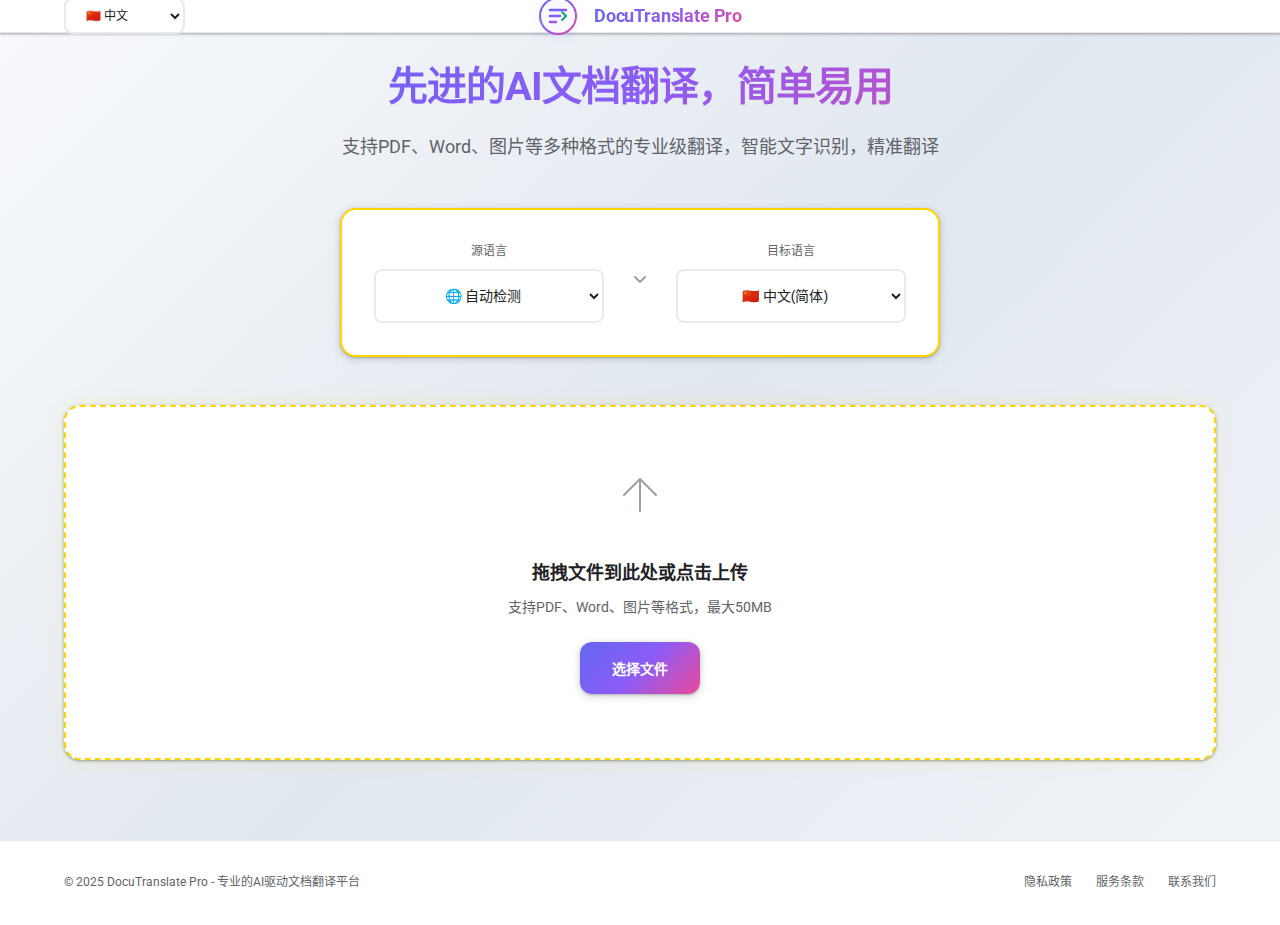
<file: zh-CN/index.html>
<!DOCTYPE html>
<html lang="zh-CN">
<head>
    <meta charset="UTF-8">
    <meta name="viewport" content="width=device-width, initial-scale=1.0">
    <title data-i18n="site.title">DocuTranslate Pro - 高级AI文档翻译平台</title>
    <meta name="description" data-i18n="site.description" content="专业的AI驱动文档翻译平台，支持PDF、Word、图片等多种格式。即时上传，自动识别，精准翻译，采用前沿技术。">
    <meta name="keywords" content="文档翻译,AI翻译,PDF翻译器,Word翻译器,图片翻译,在线翻译,专业翻译">
    <meta name="author" content="DocuTranslate Pro Team">
    
    <!-- Open Graph / Facebook -->
    <meta property="og:type" content="website">
    <meta property="og:url" content="">
    <meta property="og:title" data-i18n="site.title" content="DocuTranslate Pro - 高级AI文档翻译">
    <meta property="og:description" data-i18n="site.description" content="专业的AI驱动文档翻译平台，支持多种格式，精准快速。">
    <meta property="og:image" content="">
    
    <!-- Twitter -->
    <meta property="twitter:card" content="summary_large_image">
    <meta property="twitter:url" content="">
    <meta property="twitter:title" data-i18n="site.title" content="DocuTranslate Pro - 高级AI文档翻译">
    <meta property="twitter:description" data-i18n="site.description" content="专业的AI驱动文档翻译平台，支持多种格式，精准快速。">
    
    <!-- PWA相关 -->
    <link rel="manifest" href="../manifest.json">
    <meta name="theme-color" content="#6366F1">
    <meta name="apple-mobile-web-app-capable" content="yes">
    <meta name="apple-mobile-web-app-status-bar-style" content="default">
    <meta name="apple-mobile-web-app-title" data-i18n="site.title" content="DocuTranslate Pro">
    
    <!-- 预加载关键资源 -->
    <link rel="preload" href="../styles.css" as="style">
    <link rel="preload" href="../script.js" as="script">
    <link rel="stylesheet" href="../styles.css">
    
    <!-- DNS预解析和预连接 -->
    <link rel="dns-prefetch" href="https://fonts.googleapis.com">
    <link rel="dns-prefetch" href="https://fonts.gstatic.com">
    <link rel="dns-prefetch" href="https://api.deepseek.com">
    <link rel="preconnect" href="https://fonts.googleapis.com">
    <link rel="preconnect" href="https://fonts.gstatic.com" crossorigin>
    
    <!-- 异步加载字体以避免阻塞渲染 -->
    <link href="https://fonts.googleapis.com/css2?family=Google+Sans:wght@300;400;500;600;700&family=Roboto:wght@300;400;500;700&display=swap" rel="stylesheet" media="print" onload="this.media='all'">
    <noscript>
    <link href="https://fonts.googleapis.com/css2?family=Google+Sans:wght@300;400;500;600;700&family=Roboto:wght@300;400;500;700&display=swap" rel="stylesheet">
    </noscript>
</head>
<body>
    <!-- 主容器 -->
    <div class="app-container">
        <!-- 头部导航区 -->
        <header class="header">
            <div class="header-content">
                <!-- 语言切换器 -->
                <div class="language-switcher">
                    <select id="language-switcher" class="language-switcher-select">
                        <option value="en">🇺🇸 English</option>
                        <option value="zh-CN" selected>🇨🇳 中文</option>
                        <option value="ja-JP">🇯🇵 日本語</option>
                        <option value="ko-KR">🇰🇷 한국어</option>
                        <option value="es-ES">🇪🇸 Español</option>
                        <option value="fr-FR">🇫🇷 Français</option>
                        <option value="de-DE">🇩🇪 Deutsch</option>
                    </select>
                </div>
                
                <div class="logo">
                    <div class="logo-icon">
                        <svg viewBox="0 0 40 40" fill="none" xmlns="http://www.w3.org/2000/svg">
                            <!-- 外圈渐变圆环 -->
                            <circle cx="20" cy="20" r="18" stroke="url(#logoGradient)" stroke-width="2" fill="none"/>
                            <!-- 内部翻译符号 -->
                            <path d="M12 14h16M12 20h10M12 26h6" stroke="url(#logoGradient)" stroke-width="2.5" stroke-linecap="round"/>
                            <!-- 箭头指示 -->
                            <path d="M24 16l4 4-4 4" stroke="url(#logoAccent)" stroke-width="2" stroke-linecap="round" stroke-linejoin="round"/>
                            <!-- 渐变定义 -->
                            <defs>
                                <linearGradient id="logoGradient" x1="0%" y1="0%" x2="100%" y2="100%">
                                    <stop offset="0%" style="stop-color:#6366F1"/>
                                    <stop offset="50%" style="stop-color:#8B5CF6"/>
                                    <stop offset="100%" style="stop-color:#EC4899"/>
                                </linearGradient>
                                <linearGradient id="logoAccent" x1="0%" y1="0%" x2="100%" y2="100%">
                                    <stop offset="0%" style="stop-color:#10B981"/>
                                    <stop offset="100%" style="stop-color:#059669"/>
                                </linearGradient>
                            </defs>
                        </svg>
                    </div>
                    <h1 class="logo-text" data-i18n="site.title">DocuTranslate Pro</h1>
                </div>

            </div>
        </header>

        <!-- 主内容区域 -->
        <main class="main-content">
            <!-- Hero Section -->
            <section class="hero-section">
                <h2 class="hero-title" data-i18n="hero.title">先进的AI文档翻译，简单易用</h2>
                <p class="hero-subtitle" data-i18n="hero.subtitle">支持PDF、Word、图片等多种格式的专业级翻译，智能文字识别，精准翻译</p>
            </section>

            <!-- 语言选择区 -->
            <section class="language-selector-section">
                <div class="language-selector">
                    <div class="language-item">
                        <label for="source-lang" class="language-label" data-i18n="language.source">源语言</label>
                        <select id="source-lang" class="language-select">
                            <option value="auto" data-i18n="language.autoDetect">🌐 自动检测</option>
                            <!-- European Languages -->
                            <option value="en">🇺🇸 English</option>
                            <option value="es">🇪🇸 Español</option>
                            <option value="fr">🇫🇷 Français</option>
                            <option value="de">🇩🇪 Deutsch</option>
                            <option value="it">🇮🇹 Italiano</option>
                            <option value="pt">🇵🇹 Português</option>
                            <option value="ru">🇷🇺 Русский</option>
                            <option value="nl">🇳🇱 Nederlands</option>
                            <option value="sv">🇸🇪 Svenska</option>
                            <option value="no">🇳🇴 Norsk</option>
                            <option value="da">🇩🇰 Dansk</option>
                            <option value="fi">🇫🇮 Suomi</option>
                            <option value="pl">🇵🇱 Polski</option>
                            <option value="cs">🇨🇿 Čeština</option>
                            <option value="sk">🇸🇰 Slovenčina</option>
                            <option value="hu">🇭🇺 Magyar</option>
                            <option value="ro">🇷🇴 Română</option>
                            <option value="bg">🇧🇬 Български</option>
                            <option value="hr">🇭🇷 Hrvatski</option>
                            <option value="sl">🇸🇮 Slovenščina</option>
                            <option value="et">🇪🇪 Eesti</option>
                            <option value="lv">🇱🇻 Latviešu</option>
                            <option value="lt">🇱🇹 Lietuvių</option>
                            <option value="uk">🇺🇦 Українська</option>
                            <option value="be">🇧🇾 Беларуская</option>
                            <option value="mk">🇲🇰 Македонски</option>
                            <option value="sr">🇷🇸 Српски</option>
                            <option value="bs">🇧🇦 Bosanski</option>
                            <option value="mt">🇲🇹 Malti</option>
                            <option value="is">🇮🇸 Íslenska</option>
                            <option value="ga">🇮🇪 Gaeilge</option>
                            <option value="cy">🏴󠁧󠁢󠁷󠁬󠁳󠁿 Cymraeg</option>
                            <option value="eu">🏴󠁢󠁳󠁱󠁿 Euskera</option>
                            <option value="ca">🏴󠁥󠁳󠁣󠁴󠁿 Català</option>
                            <option value="gl">🏴󠁥󠁳󠁧󠁡󠁿 Galego</option>
                            <option value="sq">🇦🇱 Shqip</option>
                            <option value="el">🇬🇷 Ελληνικά</option>
                            
                            <!-- Asian Languages -->
                            <option value="zh">🇨🇳 中文(简体)</option>
                            <option value="zh-tw">🇹🇼 中文(繁體)</option>
                            <option value="ja">🇯🇵 日本語</option>
                            <option value="ko">🇰🇷 한국어</option>
                            <option value="hi">🇮🇳 हिन्दी</option>
                            <option value="bn">🇧🇩 বাংলা</option>
                            <option value="ur">🇵🇰 اردو</option>
                            <option value="te">🇮🇳 తెలుగు</option>
                            <option value="mr">🇮🇳 मराठी</option>
                            <option value="ta">🇮🇳 தமிழ்</option>
                            <option value="gu">🇮🇳 ગુજરાતી</option>
                            <option value="kn">🇮🇳 ಕನ್ನಡ</option>
                            <option value="ml">🇮🇳 മലയാളം</option>
                            <option value="pa">🇮🇳 ਪੰਜਾਬੀ</option>
                            <option value="ne">🇳🇵 नेपाली</option>
                            <option value="si">🇱🇰 සිංහල</option>
                            <option value="my">🇲🇲 မြန်မာ</option>
                            <option value="th">🇹🇭 ไทย</option>
                            <option value="lo">🇱🇦 ລາວ</option>
                            <option value="km">🇰🇭 ខ្មែរ</option>
                            <option value="vi">🇻🇳 Tiếng Việt</option>
                            <option value="id">🇮🇩 Bahasa Indonesia</option>
                            <option value="ms">🇲🇾 Bahasa Melayu</option>
                            <option value="tl">🇵🇭 Filipino</option>
                            <option value="mn">🇲🇳 Монгол</option>
                            <option value="kk">🇰🇿 Қазақ</option>
                            <option value="ky">🇰🇬 Кыргыз</option>
                            <option value="uz">🇺🇿 O'zbek</option>
                            <option value="tg">🇹🇯 Тоҷикӣ</option>
                            
                            <!-- Middle Eastern & African Languages -->
                            <option value="ar">🇸🇦 العربية</option>
                            <option value="fa">🇮🇷 فارسی</option>
                            <option value="he">🇮🇱 עברית</option>
                            <option value="tr">🇹🇷 Türkçe</option>
                            <option value="az">🇦🇿 Azərbaycan</option>
                            <option value="ka">🇬🇪 ქართული</option>
                            <option value="hy">🇦🇲 Հայերեն</option>
                            <option value="ku">🏴󠁩󠁲󠁫󠁵󠁿 کوردی</option>
                        </select>
                    </div>
                    
                    <div class="language-arrow">
                        <svg width="24" height="24" viewBox="0 0 24 24" fill="none" xmlns="http://www.w3.org/2000/svg">
                            <path d="M7 10l5 5 5-5" stroke="currentColor" stroke-width="2" stroke-linecap="round" stroke-linejoin="round"/>
                        </svg>
                    </div>
                    
                    <div class="language-item">
                        <label for="target-lang" class="language-label" data-i18n="language.target">目标语言</label>
                        <select id="target-lang" class="language-select">
                            <option value="en">🇺🇸 English</option>
                            <option value="zh" selected>🇨🇳 中文(简体)</option>
                            <option value="zh-tw">🇹🇼 中文(繁體)</option>
                            <option value="ja">🇯🇵 日本語</option>
                            <option value="ko">🇰🇷 한국어</option>
                            <option value="es">🇪🇸 Español</option>
                            <option value="fr">🇫🇷 Français</option>
                            <option value="de">🇩🇪 Deutsch</option>
                            <option value="it">🇮🇹 Italiano</option>
                            <option value="pt">🇵🇹 Português</option>
                            <option value="ru">🇷🇺 Русский</option>
                            <option value="nl">🇳🇱 Nederlands</option>
                            <option value="sv">🇸🇪 Svenska</option>
                            <option value="no">🇳🇴 Norsk</option>
                            <option value="da">🇩🇰 Dansk</option>
                            <option value="fi">🇫🇮 Suomi</option>
                            <option value="pl">🇵🇱 Polski</option>
                            <option value="cs">🇨🇿 Čeština</option>
                            <option value="sk">🇸🇰 Slovenčina</option>
                            <option value="hu">🇭🇺 Magyar</option>
                            <option value="ro">🇷🇴 Română</option>
                            <option value="bg">🇧🇬 Български</option>
                            <option value="hr">🇭🇷 Hrvatski</option>
                            <option value="sl">🇸🇮 Slovenščina</option>
                            <option value="et">🇪🇪 Eesti</option>
                            <option value="lv">🇱🇻 Latviešu</option>
                            <option value="lt">🇱🇹 Lietuvių</option>
                            <option value="uk">🇺🇦 Українська</option>
                            <option value="be">🇧🇾 Беларуская</option>
                            <option value="mk">🇲🇰 Македонски</option>
                            <option value="sr">🇷🇸 Српски</option>
                            <option value="bs">🇧🇦 Bosanski</option>
                            <option value="mt">🇲🇹 Malti</option>
                            <option value="is">🇮🇸 Íslenska</option>
                            <option value="ga">🇮🇪 Gaeilge</option>
                            <option value="cy">🏴󠁧󠁢󠁷󠁬󠁳󠁿 Cymraeg</option>
                            <option value="eu">🏴󠁢󠁳󠁱󠁿 Euskera</option>
                            <option value="ca">🏴󠁥󠁳󠁣󠁴󠁿 Català</option>
                            <option value="gl">🏴󠁥󠁳󠁧󠁡󠁿 Galego</option>
                            <option value="sq">🇦🇱 Shqip</option>
                            <option value="el">🇬🇷 Ελληνικά</option>
                            <option value="hi">🇮🇳 हिन्दी</option>
                            <option value="bn">🇧🇩 বাংলা</option>
                            <option value="ur">🇵🇰 اردو</option>
                            <option value="te">🇮🇳 తెలుగు</option>
                            <option value="mr">🇮🇳 मराठी</option>
                            <option value="ta">🇮🇳 தமிழ்</option>
                            <option value="gu">🇮🇳 ગુજરાતી</option>
                            <option value="kn">🇮🇳 ಕನ್ನಡ</option>
                            <option value="ml">🇮🇳 മലയാളം</option>
                            <option value="pa">🇮🇳 ਪੰਜਾਬੀ</option>
                            <option value="ne">🇳🇵 नेपाली</option>
                            <option value="si">🇱🇰 සිංහල</option>
                            <option value="my">🇲🇲 မြန်မာ</option>
                            <option value="th">🇹🇭 ไทย</option>
                            <option value="lo">🇱🇦 ລາວ</option>
                            <option value="km">🇰🇭 ខ្មែរ</option>
                            <option value="vi">🇻🇳 Tiếng Việt</option>
                            <option value="id">🇮🇩 Bahasa Indonesia</option>
                            <option value="ms">🇲🇾 Bahasa Melayu</option>
                            <option value="tl">🇵🇭 Filipino</option>
                            <option value="mn">🇲🇳 Монгол</option>
                            <option value="kk">🇰🇿 Қазақ</option>
                            <option value="ky">🇰🇬 Кыргыз</option>
                            <option value="uz">🇺🇿 O'zbek</option>
                            <option value="tg">🇹🇯 Тоҷикӣ</option>
                            <option value="ar">🇸🇦 العربية</option>
                            <option value="fa">🇮🇷 فارسی</option>
                            <option value="he">🇮🇱 עברית</option>
                            <option value="tr">🇹🇷 Türkçe</option>
                            <option value="az">🇦🇿 Azərbaycan</option>
                            <option value="ka">🇬🇪 ქართული</option>
                            <option value="hy">🇦🇲 Հայերեն</option>
                            <option value="ku">🏴󠁩󠁲󠁫󠁵󠁿 کوردی</option>
                        </select>
                    </div>
                </div>
            </section>

            <!-- 文件上传区 -->
            <section class="upload-section">
                <div class="upload-area" id="upload-area">
                    <div class="upload-content">
                        <div class="upload-icon">
                            <svg width="64" height="64" viewBox="0 0 64 64" fill="none" xmlns="http://www.w3.org/2000/svg">
                                <path d="M32 8v32M16 24l16-16 16 16" stroke="currentColor" stroke-width="2" stroke-linecap="round" stroke-linejoin="round"/>
                            </svg>
                        </div>
                        <h3 class="upload-title" data-i18n="upload.title">拖拽文件到此处或点击上传</h3>
                        <p class="upload-subtitle" data-i18n="upload.subtitle">支持PDF、Word、图片等格式，最大50MB</p>
                        <button class="upload-button" id="file-input-button" data-i18n="upload.button">选择文件</button>
                        <input type="file" id="file-input" multiple accept=".pdf,.doc,.docx,.jpg,.jpeg,.png,.txt" style="display: none;">
                    </div>
                </div>
                
                <!-- 已选择文件列表 -->
                <div class="selected-files" id="selected-files" style="display: none;">
                    <h4 class="selected-files-title" data-i18n="upload.selectedFiles">已选择文件</h4>
                    <div class="file-list" id="file-list"></div>
                </div>
                
                <!-- 翻译按钮 -->
                <div class="translation-controls" id="translation-controls" style="display: none;">
                    <button class="translate-button" id="translate-button" data-i18n="translation.ai">
                        <svg width="20" height="20" viewBox="0 0 20 20" fill="none" xmlns="http://www.w3.org/2000/svg">
                            <path d="M10 1l3 6h6l-5 4 2 6-6-4-6 4 2-6-5-4h6l3-6z" stroke="currentColor" stroke-width="1.5" stroke-linecap="round" stroke-linejoin="round"/>
                        </svg>
                        开始翻译
                    </button>
                </div>
            </section>

            <!-- 处理状态显示 -->
            <section class="processing-section" id="processing-section" style="display: none;">
                <div class="processing-content">
                    <div class="processing-spinner"></div>
                    <h3 class="processing-title" data-i18n="processing.title">正在处理文档...</h3>
                    <div class="processing-status" id="processing-status">
                        <p data-i18n="processing.recognizing">正在识别文字内容</p>
                    </div>
                    <div class="processing-progress">
                        <div class="progress-bar">
                            <div class="progress-fill" id="progress-fill"></div>
                        </div>
                    </div>
                </div>
            </section>

            <!-- 翻译结果预览 -->
            <section class="preview-section" id="preview-section" style="display: none;">
                <div class="preview-header">
                    <h3 class="preview-title" data-i18n="preview.title">翻译结果</h3>
                    <div class="preview-controls">
                        <button class="control-button" id="copy-button" data-i18n="preview.copy">
                            <svg width="16" height="16" viewBox="0 0 16 16" fill="none" xmlns="http://www.w3.org/2000/svg">
                                <path d="M4 2h8a2 2 0 012 2v8a2 2 0 01-2 2H4a2 2 0 01-2-2V4a2 2 0 012-2z" stroke="currentColor" stroke-width="1.5"/>
                                <path d="M12 6V4a2 2 0 00-2-2H6" stroke="currentColor" stroke-width="1.5"/>
                            </svg>
                            复制翻译
                        </button>
                        <button class="control-button" id="download-button" data-i18n="preview.download">
                            <svg width="16" height="16" viewBox="0 0 16 16" fill="none" xmlns="http://www.w3.org/2000/svg">
                                <path d="M8 1v10M4 7l4 4 4-4" stroke="currentColor" stroke-width="1.5" stroke-linecap="round" stroke-linejoin="round"/>
                            </svg>
                            下载
                        </button>
                        <button class="control-button" id="new-translation-button" data-i18n="preview.newTranslation">
                            <svg width="16" height="16" viewBox="0 0 16 16" fill="none" xmlns="http://www.w3.org/2000/svg">
                                <path d="M8 1v14M1 8h14" stroke="currentColor" stroke-width="1.5" stroke-linecap="round" stroke-linejoin="round"/>
                            </svg>
                            新翻译
                        </button>
                    </div>
                </div>
                
                <div class="preview-content">
                    <div class="content-column">
                        <h4 class="column-title" data-i18n="preview.original">原文内容</h4>
                        <div class="content-display" id="original-content"></div>
                    </div>
                    <div class="content-column">
                        <h4 class="column-title" data-i18n="preview.translated">翻译结果</h4>
                        <div class="content-display" id="translated-content"></div>
                    </div>
                </div>
            </section>
        </main>

        <!-- 页脚 -->
        <footer class="footer">
            <div class="footer-content">
                <p class="footer-text" data-i18n="footer.text">© 2025 DocuTranslate Pro - 专业的AI驱动文档翻译平台</p>
                <div class="footer-links">
                    <a href="#" class="footer-link" data-i18n="footer.privacy">隐私政策</a>
                    <a href="#" class="footer-link" data-i18n="footer.terms">服务条款</a>
                    <a href="#" class="footer-link" data-i18n="footer.contact">联系我们</a>
                </div>
            </div>
        </footer>
    </div>

    <!-- 通知提示 -->
    <div class="notification" id="notification" style="display: none;">
        <div class="notification-content">
            <span class="notification-message" id="notification-message"></span>
            <button class="notification-close" id="notification-close">
                <svg width="16" height="16" viewBox="0 0 16 16" fill="none" xmlns="http://www.w3.org/2000/svg">
                    <path d="M12 4l-8 8M4 4l8 8" stroke="currentColor" stroke-width="1.5" stroke-linecap="round" stroke-linejoin="round"/>
                </svg>
            </button>
        </div>
    </div>

    <!-- 脚本文件 -->
    <script src="i18n.js"></script>
    <script src="../script.js"></script>
</body>
</html>
</file>
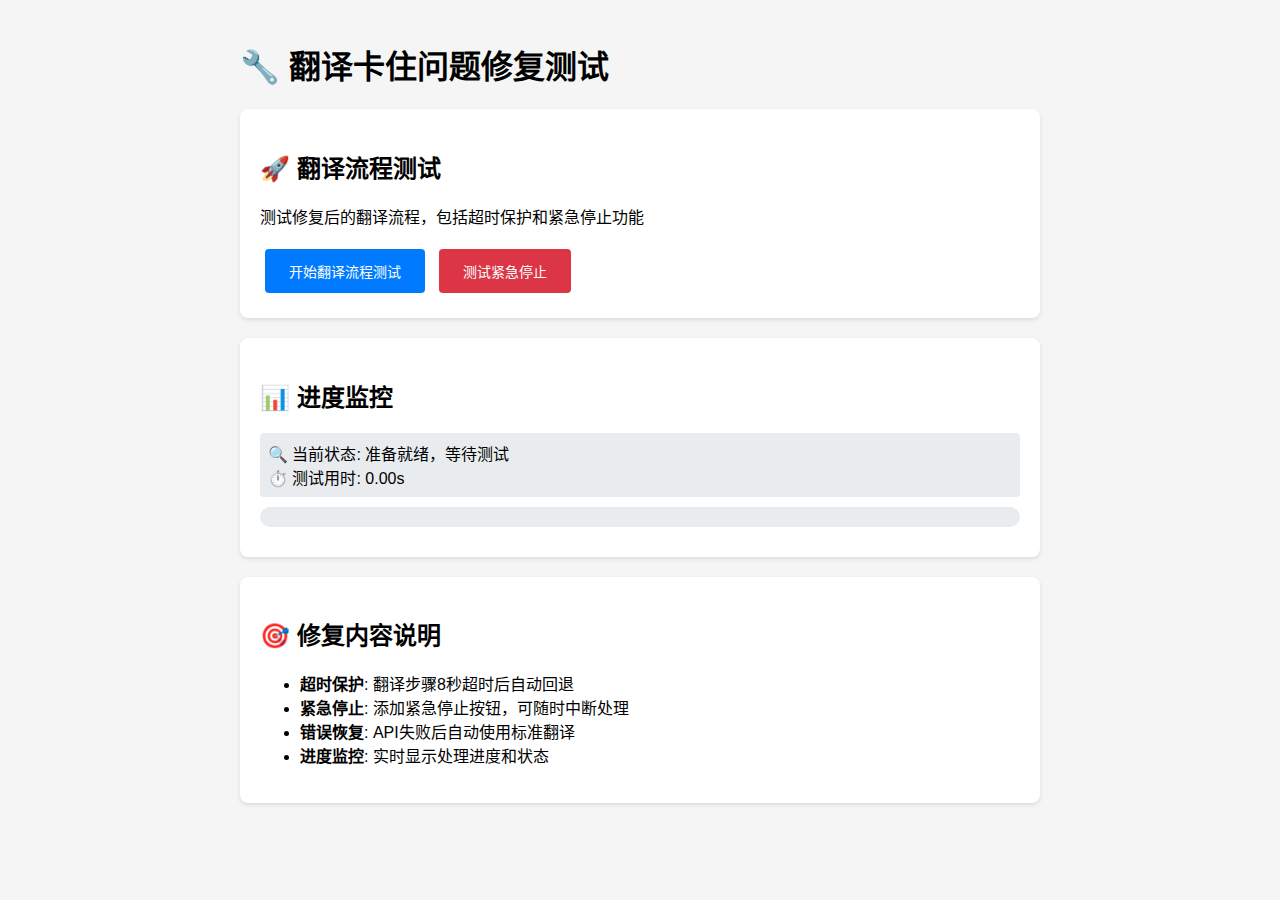
<file: fix-test.html>
<!DOCTYPE html>
<html lang="zh-CN">
<head>
    <meta charset="UTF-8">
    <meta name="viewport" content="width=device-width, initial-scale=1.0">
    <title>翻译卡住问题修复测试</title>
    <style>
        body { 
            font-family: Arial, sans-serif; 
            max-width: 800px; 
            margin: 0 auto; 
            padding: 20px; 
            background: #f5f5f5;
        }
        .test-card { 
            background: white; 
            padding: 20px; 
            margin: 20px 0; 
            border-radius: 8px; 
            box-shadow: 0 2px 4px rgba(0,0,0,0.1);
        }
        .test-button { 
            background: #007bff; 
            color: white; 
            border: none; 
            padding: 12px 24px; 
            margin: 5px; 
            cursor: pointer; 
            border-radius: 4px;
            font-size: 14px;
        }
        .test-button:hover { background: #0056b3; }
        .test-button.danger { background: #dc3545; }
        .test-button.danger:hover { background: #c82333; }
        .result { 
            margin-top: 15px; 
            padding: 15px; 
            background: #f8f9fa; 
            border-radius: 4px; 
            border-left: 4px solid #007bff;
        }
        .success { border-left-color: #28a745; background: #d4edda; }
        .error { border-left-color: #dc3545; background: #f8d7da; }
        .warning { border-left-color: #ffc107; background: #fff3cd; }
        .status { margin: 10px 0; padding: 8px; background: #e9ecef; border-radius: 4px; }
        .progress-bar {
            width: 100%;
            height: 20px;
            background: #e9ecef;
            border-radius: 10px;
            overflow: hidden;
            margin: 10px 0;
        }
        .progress-fill {
            height: 100%;
            background: linear-gradient(90deg, #007bff, #28a745);
            width: 0%;
            transition: width 0.3s ease;
        }
    </style>
</head>
<body>
    <h1>🔧 翻译卡住问题修复测试</h1>
    
    <div class="test-card">
        <h2>🚀 翻译流程测试</h2>
        <p>测试修复后的翻译流程，包括超时保护和紧急停止功能</p>
        <button class="test-button" onclick="testTranslationFlow()">开始翻译流程测试</button>
        <button class="test-button danger" onclick="testEmergencyStop()">测试紧急停止</button>
        <div id="testResult" class="result" style="display: none;"></div>
    </div>
    
    <div class="test-card">
        <h2>📊 进度监控</h2>
        <div class="status">
            <div>🔍 当前状态: <span id="currentStatus">等待测试</span></div>
            <div>⏱️ 测试用时: <span id="testTimer">0.00s</span></div>
        </div>
        <div class="progress-bar">
            <div class="progress-fill" id="progressFill"></div>
        </div>
    </div>
    
    <div class="test-card">
        <h2>🎯 修复内容说明</h2>
        <ul>
            <li><strong>超时保护</strong>: 翻译步骤8秒超时后自动回退</li>
            <li><strong>紧急停止</strong>: 添加紧急停止按钮，可随时中断处理</li>
            <li><strong>错误恢复</strong>: API失败后自动使用标准翻译</li>
            <li><strong>进度监控</strong>: 实时显示处理进度和状态</li>
        </ul>
    </div>

    <script>
        let startTime = 0;
        let timerInterval = null;
        let isProcessing = false;
        
        function updateTimer() {
            if (startTime > 0) {
                const elapsed = (Date.now() - startTime) / 1000;
                document.getElementById('testTimer').textContent = elapsed.toFixed(2) + 's';
            }
        }
        
        function startTimer() {
            startTime = Date.now();
            timerInterval = setInterval(updateTimer, 100);
            updateStatus('测试进行中...');
        }
        
        function stopTimer() {
            if (timerInterval) {
                clearInterval(timerInterval);
                timerInterval = null;
            }
            const totalTime = (Date.now() - startTime) / 1000;
            updateStatus(`测试完成，总用时: ${totalTime.toFixed(2)}秒`);
            return totalTime;
        }
        
        function updateStatus(message) {
            document.getElementById('currentStatus').textContent = message;
        }
        
        function updateProgress(percent) {
            document.getElementById('progressFill').style.width = percent + '%';
        }
        
        function showResult(message, type = 'info') {
            const container = document.getElementById('testResult');
            container.style.display = 'block';
            container.className = `result ${type}`;
            container.innerHTML = message;
        }
        
        async function testTranslationFlow() {
            if (isProcessing) {
                showResult('⚠️ 测试正在进行中，请等待完成', 'warning');
                return;
            }
            
            try {
                isProcessing = true;
                startTimer();
                showResult('🚀 开始翻译流程测试...', 'info');
                
                // 步骤1: 文字识别
                updateStatus('正在识别文字内容...');
                updateProgress(20);
                await new Promise(resolve => setTimeout(resolve, 500));
                
                // 步骤2: 语言检测
                updateStatus('正在检测文档语言...');
                updateProgress(40);
                await new Promise(resolve => setTimeout(resolve, 300));
                
                // 步骤3: 文本处理
                updateStatus('正在处理文本结构...');
                updateProgress(60);
                await new Promise(resolve => setTimeout(resolve, 200));
                
                // 步骤4: 翻译 (模拟可能卡住的情况)
                updateStatus('正在翻译内容...');
                updateProgress(80);
                
                // 模拟翻译过程，如果超过8秒则超时
                const translationPromise = new Promise(resolve => 
                    setTimeout(() => resolve('翻译完成'), 10000)
                );
                const timeoutPromise = new Promise((_, reject) => 
                    setTimeout(() => reject(new Error('翻译超时')), 8000)
                );
                
                try {
                    await Promise.race([translationPromise, timeoutPromise]);
                    updateProgress(100);
                    updateStatus('翻译完成!');
                    
                    const totalTime = stopTimer();
                    showResult(`✅ 翻译流程测试成功！<br>总用时: ${totalTime.toFixed(2)}秒`, 'success');
                } catch (timeoutError) {
                    updateProgress(100);
                    updateStatus('翻译超时，使用快速回退');
                    showResult(`⚠️ 翻译超时，已使用快速回退<br>总用时: ${stopTimer().toFixed(2)}秒`, 'warning');
                }
                
            } catch (error) {
                stopTimer();
                showResult(`❌ 测试失败: ${error.message}`, 'error');
            } finally {
                isProcessing = false;
            }
        }
        
        function testEmergencyStop() {
            if (!isProcessing) {
                showResult('⚠️ 没有正在进行的测试', 'warning');
                return;
            }
            
            console.log('🚨 紧急停止测试');
            isProcessing = false;
            
            if (timerInterval) {
                clearInterval(timerInterval);
                timerInterval = null;
            }
            
            updateStatus('测试已紧急停止');
            updateProgress(0);
            
            const stopTime = (Date.now() - startTime) / 1000;
            showResult(`🛑 测试已紧急停止<br>运行时间: ${stopTime.toFixed(2)}秒`, 'warning');
        }
        
        // 页面加载完成后的初始化
        window.addEventListener('load', function() {
            console.log('🧪 翻译卡住问题修复测试页面已加载');
            updateStatus('准备就绪，等待测试');
            updateProgress(0);
        });
    </script>
</body>
</html>
</file>
<file: styles.css>
/* ==========================================================================
   所见即翻 - Modern Gradient Design风格CSS样式（参考Lemon Squeezy）
   ========================================================================== */

/* 基础样式重置和变量定义 */
:root {
    /* 颜色系统 - 现代渐变设计调色板 */
    --primary-color: #6366F1;
    --primary-hover: #4F46E5;
    --primary-light: #EEF2FF;
    --secondary-color: #EC4899;
    --accent-color: #10B981;
    --success-color: #10B981;
    --warning-color: #F59E0B;
    --error-color: #EF4444;
    
    /* 渐变系统 */
    --gradient-primary: linear-gradient(135deg, #6366F1 0%, #8B5CF6 50%, #EC4899 100%);
    --gradient-secondary: linear-gradient(135deg, #10B981 0%, #059669 100%);
    --gradient-accent: linear-gradient(135deg, #F59E0B 0%, #D97706 100%);
    --gradient-surface: linear-gradient(135deg, #FFFFFF 0%, #F8FAFC 100%);
    
    /* 中性色系 */
    --text-primary: #202124;
    --text-secondary: #5F6368;
    --text-tertiary: #9AA0A6;
    --text-disabled: #BDC1C6;
    --background-primary: #FFFFFF;
    --background-secondary: #F8F9FA;
    --background-tertiary: #F1F3F4;
    --surface-color: #FFFFFF;
    
    /* 边框和分割线 */
    --border-color: #DADCE0;
    --border-light: #E8EAED;
    --divider-color: #E8EAED;
    
    /* 阴影系统 - Material Design Elevation */
    --shadow-1: 0 1px 2px 0 rgba(60, 64, 67, 0.3), 0 1px 3px 1px rgba(60, 64, 67, 0.15);
    --shadow-2: 0 1px 2px 0 rgba(60, 64, 67, 0.3), 0 2px 6px 2px rgba(60, 64, 67, 0.15);
    --shadow-3: 0 4px 8px 3px rgba(60, 64, 67, 0.15), 0 1px 3px rgba(60, 64, 67, 0.3);
    --shadow-4: 0 6px 10px 4px rgba(60, 64, 67, 0.15), 0 2px 3px rgba(60, 64, 67, 0.3);
    --shadow-5: 0 8px 12px 6px rgba(60, 64, 67, 0.15), 0 4px 4px rgba(60, 64, 67, 0.3);
    
    /* 间距系统 - 8dp grid */
    --spacing-xs: 4px;
    --spacing-sm: 8px;
    --spacing-md: 16px;
    --spacing-lg: 24px;
    --spacing-xl: 32px;
    --spacing-2xl: 48px;
    --spacing-3xl: 64px;
    
    /* 字体系统 - Google Fonts */
    --font-family: 'Google Sans', 'Roboto', 'Helvetica Neue', Arial, sans-serif;
    --font-size-xs: 11px;
    --font-size-sm: 12px;
    --font-size-base: 14px;
    --font-size-lg: 16px;
    --font-size-xl: 18px;
    --font-size-2xl: 20px;
    --font-size-3xl: 24px;
    --font-size-4xl: 32px;
    --font-size-5xl: 40px;
    
    /* 圆角系统 */
    --radius-xs: 2px;
    --radius-sm: 4px;
    --radius-md: 8px;
    --radius-lg: 12px;
    --radius-xl: 16px;
    --radius-2xl: 24px;
    --radius-full: 9999px;
    
    /* 动画时长 - Material Motion */
    --transition-fast: 0.15s cubic-bezier(0.4, 0.0, 0.2, 1);
    --transition-normal: 0.25s cubic-bezier(0.4, 0.0, 0.2, 1);
    --transition-slow: 0.375s cubic-bezier(0.4, 0.0, 0.2, 1);
    
    /* Z-index层级 */
    --z-dropdown: 1000;
    --z-sticky: 1020;
    --z-fixed: 1030;
    --z-modal-backdrop: 1040;
    --z-modal: 1050;
    --z-popover: 1060;
    --z-tooltip: 1070;
}

/* 基础重置 */
* {
    margin: 0;
    padding: 0;
    box-sizing: border-box;
}

/* 手机端基础优化 */
html {
    font-size: 100%;
    scroll-behavior: smooth;
    -webkit-text-size-adjust: 100%; /* 防止iOS缩放 */
    -ms-text-size-adjust: 100%;
}

body {
    font-family: var(--font-family);
    font-size: var(--font-size-base);
    line-height: 1.6;
    color: var(--text-primary);
    background: var(--background-primary);
    overflow-x: hidden; /* 防止水平滚动 */
    word-wrap: break-word; /* 长单词换行 */
}

html {
    font-size: 100%;
    scroll-behavior: smooth;
}

body {
    font-family: var(--font-family);
    font-size: var(--font-size-base);
    line-height: 1.6;
    color: var(--text-primary);
    background: linear-gradient(135deg, #F8FAFC 0%, #E2E8F0 50%, #F1F5F9 100%);
    min-height: 100vh;
    -webkit-font-smoothing: antialiased;
    -moz-osx-font-smoothing: grayscale;
}

/* 主容器 */
.app-container {
    min-height: 100vh;
    display: flex;
    flex-direction: column;
    overflow-x: hidden; /* 防止水平滚动 */
}

/* 手机端容器优化 */
@media (max-width: 768px) {
    .app-container {
        min-height: 100vh;
        width: 100%;
        max-width: 100vw;
    }
}

/* ==========================================================================
   头部导航样式
   ========================================================================== */

.header {
    background: var(--surface-color);
    border-bottom: 1px solid var(--divider-color);
    position: sticky;
    top: 0;
    z-index: var(--z-sticky);
    box-shadow: var(--shadow-1);
}

.header-content {
    max-width: 1200px;
    margin: 0 auto;
    padding: var(--spacing-md) var(--spacing-lg);
    display: flex;
    justify-content: space-between;
    align-items: center;
    position: relative;
}

/* 手机端头部布局优化 */
@media (max-width: 768px) {
    .header-content {
        padding: var(--spacing-md);
        flex-wrap: wrap;
        gap: var(--spacing-md);
    }
}

/* 语言切换器样式 */
.language-switcher {
    position: absolute;
    left: var(--spacing-lg);
    top: 50%;
    transform: translateY(-50%);
}

/* 手机端语言切换器优化 */
@media (max-width: 768px) {
    .language-switcher {
        position: relative;
        left: auto;
        top: auto;
        transform: none;
        order: 1;
    }
}

.language-switcher-select {
    padding: var(--spacing-sm) var(--spacing-md);
    border: 2px solid var(--border-light);
    border-radius: var(--radius-md);
    font-size: var(--font-size-sm);
    font-weight: 500;
    background: var(--background-primary);
    color: var(--text-primary);
    transition: all var(--transition-fast) ease;
    cursor: pointer;
    min-width: 120px;
}

.language-switcher-select:focus {
    outline: none;
    border-color: var(--primary-color);
    box-shadow: 0 0 0 3px rgba(99, 102, 241, 0.2);
}

.language-switcher-select:hover {
    border-color: var(--primary-color);
    transform: translateY(-1px);
    box-shadow: 0 4px 12px rgba(99, 102, 241, 0.15);
}

/* 让logo居中 */
.header-content .logo {
    position: absolute;
    left: 50%;
    transform: translateX(-50%);
}

/* 手机端logo优化 */
@media (max-width: 768px) {
    .header-content .logo {
        position: relative;
        left: auto;
        transform: none;
        order: 2;
        flex: 1;
        justify-content: center;
    }
}

.logo {
    display: flex;
    align-items: center;
    gap: var(--spacing-md);
    transition: all var(--transition-normal);
}

.logo:hover {
    transform: scale(1.02);
}

.logo-icon {
    width: 40px;
    height: 40px;
    position: relative;
    animation: logoFloat 3s ease-in-out infinite;
}

.logo-icon svg {
    width: 100%;
    height: 100%;
    filter: drop-shadow(0 2px 4px rgba(99, 102, 241, 0.2));
}

@keyframes logoFloat {
    0%, 100% {
        transform: translateY(0);
    }
    50% {
        transform: translateY(-2px);
    }
}

.logo-text {
    font-size: var(--font-size-xl);
    font-weight: 700;
    background: var(--gradient-primary);
    -webkit-background-clip: text;
    -webkit-text-fill-color: transparent;
    background-clip: text;
    letter-spacing: -0.01em;
    transition: all var(--transition-normal);
}

.logo-text:hover {
    letter-spacing: 0.01em;
}

.nav {
    display: flex;
    gap: var(--spacing-lg);
}

.nav-link {
    text-decoration: none;
    color: var(--text-secondary);
    font-weight: 500;
    transition: color var(--transition-fast) ease;
}

.nav-link:hover {
    color: var(--primary-color);
}

/* ==========================================================================
   主内容区域
   ========================================================================== */

.main-content {
    flex: 1;
    max-width: 1200px;
    margin: 0 auto;
    padding: var(--spacing-xl) var(--spacing-lg);
    width: 100%;
}

/* 手机端主内容优化 */
@media (max-width: 768px) {
    .main-content {
        padding: var(--spacing-lg) var(--spacing-md);
    }
}

@media (max-width: 480px) {
    .main-content {
        padding: var(--spacing-md);
    }
}

/* 欢迎标题区 */
.hero-section {
    text-align: center;
    margin-bottom: var(--spacing-2xl);
}

/* 手机端hero区域优化 */
@media (max-width: 768px) {
    .hero-section {
        margin-bottom: var(--spacing-xl);
    }
}

@media (max-width: 480px) {
    .hero-section {
        margin-bottom: var(--spacing-lg);
    }
}

.hero-title {
    font-size: var(--font-size-5xl);
    font-weight: 700;
    background: var(--gradient-primary);
    -webkit-background-clip: text;
    -webkit-text-fill-color: transparent;
    background-clip: text;
    margin-bottom: var(--spacing-lg);
    line-height: 1.1;
    letter-spacing: -0.025em;
}

/* 手机端标题字体优化 */
@media (max-width: 768px) {
    .hero-title {
        font-size: var(--font-size-4xl);
        line-height: 1.2;
    }
}

@media (max-width: 480px) {
    .hero-title {
        font-size: var(--font-size-3xl);
        line-height: 1.3;
    }
}

.hero-subtitle {
    font-size: var(--font-size-xl);
    color: var(--text-secondary);
    max-width: 700px;
    margin: 0 auto;
    font-weight: 400;
    line-height: 1.5;
}

/* 手机端副标题优化 */
@media (max-width: 768px) {
    .hero-subtitle {
        font-size: var(--font-size-lg);
        max-width: 100%;
        padding: 0 var(--spacing-md);
    }
}

@media (max-width: 480px) {
    .hero-subtitle {
        font-size: var(--font-size-base);
        padding: 0 var(--spacing-sm);
    }
}

/* ==========================================================================
   语言选择器
   ========================================================================== */

.language-selector-section {
    margin-bottom: var(--spacing-2xl);
}

.language-selector {
    display: flex;
    align-items: center;
    justify-content: center;
    gap: var(--spacing-lg);
    padding: var(--spacing-xl);
    background: var(--surface-color);
    border-radius: var(--radius-xl);
    box-shadow: var(--shadow-2);
    max-width: 600px;
    margin: 0 auto;
    border: 2px solid #FFD700;
    position: relative;
    overflow: hidden;
}

/* 手机端语言选择器优化 */
@media (max-width: 768px) {
    .language-selector {
        max-width: 100%;
        margin: 0 var(--spacing-md);
        padding: var(--spacing-lg);
        gap: var(--spacing-md);
    }
}

@media (max-width: 480px) {
    .language-selector {
        margin: 0 var(--spacing-sm);
        padding: var(--spacing-md);
        gap: var(--spacing-sm);
    }
}

.language-selector::before {
    content: '';
    position: absolute;
    top: -2px;
    left: -2px;
    right: -2px;
    bottom: -2px;
    background: linear-gradient(45deg, #FFD700, #FFA500, #FFD700, #FFA500);
    background-size: 400% 400%;
    animation: techBorderFlow 4s ease-in-out infinite;
    z-index: -1;
    border-radius: var(--radius-xl);
}

@keyframes techBorderFlow {
    0%, 100% { background-position: 0% 50%; }
    50% { background-position: 100% 50%; }
}

.language-item {
    display: flex;
    flex-direction: column;
    gap: var(--spacing-sm);
    flex: 1;
}

.language-label {
    font-size: var(--font-size-sm);
    font-weight: 500;
    color: var(--text-secondary);
    text-align: center;
}

.language-select {
    padding: var(--spacing-md);
    border: 2px solid var(--border-light);
    border-radius: var(--radius-md);
    font-size: var(--font-size-base);
    font-weight: 500;
    background: var(--background-primary);
    color: var(--text-primary);
    transition: all var(--transition-fast) ease;
    cursor: pointer;
    text-align: center;
    max-height: 200px;
    overflow-y: auto;
    scrollbar-width: thin;
    scrollbar-color: #FFD700 var(--background-tertiary);
}

.language-select::-webkit-scrollbar {
    width: 6px;
}

.language-select::-webkit-scrollbar-track {
    background: var(--background-tertiary);
    border-radius: 3px;
}

.language-select::-webkit-scrollbar-thumb {
    background: #FFD700;
    border-radius: 3px;
    transition: background var(--transition-fast);
}

.language-select::-webkit-scrollbar-thumb:hover {
    background: #FFA500;
}

.language-select:focus {
    outline: none;
    border-color: #FFD700;
    box-shadow: 0 0 0 3px rgba(255, 215, 0, 0.2), 0 0 15px rgba(255, 215, 0, 0.1);
}

.language-select:hover {
    border-color: #FFA500;
    transform: translateY(-1px);
    box-shadow: 0 4px 12px rgba(255, 215, 0, 0.15);
}

.language-arrow {
    color: var(--text-tertiary);
    margin: var(--spacing-md) 0;
}

.language-arrow svg {
    width: 24px;
    height: 24px;
}

/* 高级设置样式 - 重新设计布局 */
.advanced-settings {
    max-width: 600px;
    margin: var(--spacing-lg) auto 0;
    padding: var(--spacing-xl);
    background: var(--gradient-surface);
    border-radius: var(--radius-xl);
    box-shadow: var(--shadow-2);
    border: 2px solid #FFD700;
    position: relative;
    overflow: hidden;
    display: none; /* 隐藏整个高级设置区域 */
}

.advanced-settings::before {
    content: '';
    position: absolute;
    top: 0;
    left: 0;
    right: 0;
    height: 3px;
    background: linear-gradient(90deg, #FFD700 0%, #FFA500 50%, #FFD700 100%);
    animation: techGlow 3s ease-in-out infinite alternate;
}

@keyframes techGlow {
    0% { box-shadow: 0 0 5px #FFD700; }
    100% { box-shadow: 0 0 20px #FFD700, 0 0 30px #FFA500; }
}

.setting-item {
    margin-bottom: 0;
}

.setting-label {
    display: flex;
    align-items: center;
    gap: 0.5cm; /* 精确控制checkbox和标题的距离为0.5cm */
    cursor: pointer;
    font-weight: 500;
    color: var(--text-primary);
    font-size: var(--font-size-base);
    padding: var(--spacing-md);
    border-radius: var(--radius-md);
    transition: all var(--transition-normal);
    position: relative;
    border: 1px solid transparent;
}

.setting-label:hover {
    background: rgba(255, 215, 0, 0.08);
    border-color: #FFD700;
    transform: translateY(-1px);
    box-shadow: 0 4px 12px rgba(255, 215, 0, 0.15);
}

.setting-text {
    display: flex;
    align-items: center;
    gap: 0.5cm; /* 标题和描述之间的距离也控制为0.5cm */
    flex: 1;
}

.setting-title {
    display: flex;
    align-items: center;
    gap: 0.3cm; /* Advanced AI Translation 和 Pro 标签的距离 */
    font-weight: 600;
    color: var(--text-primary);
    white-space: nowrap;
    min-width: fit-content;
}

.setting-description {
    font-size: var(--font-size-sm);
    color: var(--text-secondary);
    line-height: 1.4;
    margin: 0;
    flex: 1;
}

.setting-label input[type="checkbox"] {
    position: relative;
    width: 22px;
    height: 22px;
    appearance: none;
    border: 2px solid var(--border-color);
    border-radius: var(--radius-sm);
    background: var(--background-primary);
    transition: all var(--transition-normal);
    cursor: pointer;
    flex-shrink: 0;
}

.setting-label input[type="checkbox"]:checked {
    background: var(--gradient-primary);
    border-color: transparent;
    box-shadow: var(--shadow-2);
}

.setting-label input[type="checkbox"]:checked::after {
    content: '✓';
    position: absolute;
    top: 50%;
    left: 50%;
    transform: translate(-50%, -50%);
    color: white;
    font-size: 14px;
    font-weight: bold;
    text-shadow: 0 1px 2px rgba(0, 0, 0, 0.2);
}

.setting-label input[type="checkbox"]:focus {
    outline: none;
    box-shadow: 0 0 0 3px rgba(99, 102, 241, 0.2);
}

.setting-label input[type="checkbox"]:hover {
    border-color: var(--primary-color);
    transform: scale(1.05);
}

.checkmark {
    display: none; /* 我们使用CSS伪元素代替 */
}

.premium-badge {
    background: var(--gradient-accent);
    color: white;
    font-size: var(--font-size-xs);
    font-weight: 600;
    padding: 3px 10px;
    border-radius: var(--radius-full);
    text-transform: none;
    letter-spacing: 0.25px;
    box-shadow: var(--shadow-2);
    animation: pulse 2s ease-in-out infinite;
}

@keyframes pulse {
    0%, 100% {
        opacity: 1;
        transform: scale(1);
    }
    50% {
        opacity: 0.9;
        transform: scale(1.05);
    }
}

.setting-description {
    font-size: var(--font-size-sm);
    color: var(--text-secondary);
    line-height: 1.4;
    font-style: italic;
    margin: 0;
}

/* ==========================================================================
   文件上传区域
   ========================================================================== */

.upload-section {
    margin-bottom: var(--spacing-2xl);
}

.upload-area {
    background: var(--surface-color);
    border: 2px dashed #FFD700;
    border-radius: var(--radius-xl);
    padding: var(--spacing-3xl);
    text-align: center;
    transition: all var(--transition-normal);
    cursor: pointer;
    position: relative;
    overflow: hidden;
    box-shadow: var(--shadow-1), 0 0 20px rgba(255, 215, 0, 0.15);
}

.upload-area::before {
    content: '';
    position: absolute;
    top: 0;
    left: 0;
    right: 0;
    bottom: 0;
    background: linear-gradient(45deg, transparent 48%, #FFD700 49%, #FFD700 51%, transparent 52%);
    background-size: 20px 20px;
    opacity: 0.05;
    animation: techPattern 20s linear infinite;
}

@keyframes techPattern {
    0% { transform: translateX(-20px) translateY(-20px); }
    100% { transform: translateX(0) translateY(0); }
}

.upload-area:hover {
    border-color: #FFA500;
    background: rgba(255, 215, 0, 0.08);
    box-shadow: var(--shadow-3), 0 0 30px rgba(255, 215, 0, 0.25);
    transform: translateY(-2px);
}

.upload-area.dragover {
    border-color: #FFA500;
    background: rgba(255, 215, 0, 0.12);
    box-shadow: var(--shadow-4), 0 0 40px rgba(255, 215, 0, 0.35);
    transform: scale(1.02) translateY(-2px);
}

.file-input {
    position: absolute;
    top: 0;
    left: 0;
    width: 100%;
    height: 100%;
    opacity: 0;
    cursor: pointer;
}

.upload-content {
    pointer-events: none;
}

.upload-icon {
    margin: 0 auto var(--spacing-lg);
    width: 64px;
    height: 64px;
    color: var(--text-tertiary);
}

.upload-icon svg {
    width: 100%;
    height: 100%;
}

.upload-title {
    font-size: var(--font-size-xl);
    font-weight: 600;
    color: var(--text-primary);
    margin-bottom: var(--spacing-sm);
}

.upload-subtitle {
    color: var(--text-secondary);
    margin-bottom: var(--spacing-lg);
}

.upload-button {
    padding: var(--spacing-md) var(--spacing-xl);
    background: var(--gradient-primary);
    color: white;
    border: none;
    border-radius: var(--radius-lg);
    font-size: var(--font-size-base);
    font-weight: 600;
    cursor: pointer;
    transition: all var(--transition-normal);
    pointer-events: auto;
    box-shadow: var(--shadow-2);
    font-family: var(--font-family);
    position: relative;
    overflow: hidden;
}

.upload-button::before {
    content: '';
    position: absolute;
    top: 0;
    left: 0;
    right: 0;
    bottom: 0;
    background: linear-gradient(135deg, #4F46E5 0%, #7C3AED 50%, #DB2777 100%);
    opacity: 0;
    transition: opacity var(--transition-normal);
}

.upload-button:hover::before {
    opacity: 1;
}

.upload-button:hover {
    box-shadow: var(--shadow-4);
    transform: translateY(-2px);
}

.upload-button:active {
    box-shadow: var(--shadow-2);
    transform: translateY(0);
}

.upload-button span {
    position: relative;
    z-index: 1;
}

/* ==========================================================================
翻译按钮和翻译信息区域样式
========================================================================== */

.translation-actions {
    margin-top: var(--spacing-lg);
    background: var(--surface-color);
    border-radius: var(--radius-lg);
    padding: var(--spacing-lg);
    box-shadow: var(--shadow-2);
    border: 1px solid var(--border-light);
    text-align: center;
    animation: slideInUp 0.3s ease-out;
}

.translate-btn {
    display: flex;
    align-items: center;
    justify-content: center;
    gap: 10px;
    width: 100%;
    max-width: 300px;
    margin: 0 auto var(--spacing-md);
    padding: 16px 24px;
    background: linear-gradient(135deg, var(--primary-color) 0%, #0056b3 100%);
    color: white;
    border: none;
    border-radius: var(--radius-md);
    font-size: var(--font-size-lg);
    font-weight: 600;
    cursor: pointer;
    transition: all var(--transition-normal) ease;
    box-shadow: 0 4px 12px rgba(99, 102, 241, 0.3);
}

.translate-btn:hover {
    background: linear-gradient(135deg, #0056b3 0%, #004085 100%);
    transform: translateY(-2px);
    box-shadow: 0 6px 16px rgba(99, 102, 241, 0.4);
}

.translate-btn:active {
    transform: translateY(0);
    box-shadow: 0 2px 8px rgba(99, 102, 241, 0.3);
}

.translate-btn:disabled {
    background: var(--text-tertiary);
    cursor: not-allowed;
    transform: none;
    box-shadow: none;
}

.translate-btn svg {
    width: 20px;
    height: 20px;
    flex-shrink: 0;
}

.translation-info {
    display: flex;
    justify-content: space-between;
    align-items: center;
    font-size: var(--font-size-sm);
    color: var(--text-secondary);
}

.file-count, .file-size {
    display: flex;
    align-items: center;
    gap: 5px;
}

/* 文件列表 */
.file-list {
    margin-top: var(--spacing-lg);
    background: var(--surface-color);
    border-radius: var(--radius-lg);
    padding: var(--spacing-lg);
    box-shadow: var(--shadow-2);
    border: 1px solid var(--border-light);
    animation: slideInUp 0.3s ease-out;
}

@keyframes slideInUp {
    from {
        opacity: 0;
        transform: translateY(20px);
    }
    to {
        opacity: 1;
        transform: translateY(0);
    }
}

.file-list-title {
    font-size: var(--font-size-lg);
    font-weight: 600;
    color: var(--text-primary);
    margin-bottom: var(--spacing-md);
}

.file-item {
    display: flex;
    align-items: center;
    gap: var(--spacing-md);
    padding: var(--spacing-md);
    border-radius: var(--radius-md);
    transition: all var(--transition-normal) ease;
    border: 1px solid transparent;
    margin-bottom: var(--spacing-sm);
}

.file-item:hover {
    background: rgba(99, 102, 241, 0.05);
    border-color: var(--primary-color);
    transform: translateY(-1px);
    box-shadow: var(--shadow-2);
}

.file-item:last-child {
    margin-bottom: 0;
}

.file-icon {
    width: 24px;
    height: 24px;
    color: var(--primary-color);
    flex-shrink: 0;
}

.file-info {
    flex: 1;
}

.file-name {
    font-weight: 500;
    color: var(--text-primary);
    margin-bottom: var(--spacing-xs);
}

.file-size {
    font-size: var(--font-size-sm);
    color: var(--text-secondary);
}

.file-remove {
    background: none;
    border: none;
    color: var(--text-tertiary);
    cursor: pointer;
    padding: var(--spacing-xs);
    border-radius: var(--radius-sm);
    transition: all var(--transition-fast) ease;
}

.file-remove:hover {
    color: var(--error-color);
    background: rgba(255, 59, 48, 0.1);
}

/* ==========================================================================
   处理状态区域
   ========================================================================== */

.processing-section {
    margin-bottom: var(--spacing-2xl);
    animation: fadeInScale 0.5s ease-out;
}

@keyframes fadeInScale {
    from {
        opacity: 0;
        transform: scale(0.95);
    }
    to {
        opacity: 1;
        transform: scale(1);
    }
}

.processing-card {
    background: var(--gradient-surface);
    border-radius: var(--radius-xl);
    padding: var(--spacing-3xl);
    text-align: center;
    box-shadow: var(--shadow-3);
    border: 1px solid var(--border-light);
    position: relative;
    overflow: hidden;
}

.processing-card::before {
    content: '';
    position: absolute;
    top: 0;
    left: 0;
    right: 0;
    height: 3px;
    background: var(--gradient-primary);
    animation: progressShimmer 2s ease-in-out infinite;
}

@keyframes progressShimmer {
    0%, 100% {
        transform: translateX(-100%);
    }
    50% {
        transform: translateX(100%);
    }
}

.processing-indicator {
    margin-bottom: var(--spacing-lg);
    display: flex;
    justify-content: center;
}

.spinner {
    width: 48px;
    height: 48px;
    border: 4px solid var(--background-tertiary);
    border-top: 4px solid var(--primary-color);
    border-radius: 50%;
    animation: spin 1s linear infinite;
}

@keyframes spin {
    0% { transform: rotate(0deg); }
    100% { transform: rotate(360deg); }
}

.processing-title {
    font-size: var(--font-size-xl);
    font-weight: 600;
    color: var(--text-primary);
    margin-bottom: var(--spacing-sm);
}

.processing-subtitle {
    color: var(--text-secondary);
    margin-bottom: var(--spacing-lg);
}

.progress-bar {
    height: 8px;
    background: var(--background-tertiary);
    border-radius: 4px;
    overflow: hidden;
    max-width: 400px;
    margin: 0 auto;
}

.progress-fill {
    height: 100%;
    background: linear-gradient(90deg, var(--primary-color), var(--secondary-color));
    width: 0%;
    transition: width var(--transition-normal) ease;
    border-radius: 4px;
}

/* ==========================================================================
   预览对比区域
   ========================================================================== */

.preview-section {
    margin-bottom: var(--spacing-2xl);
}

.preview-header {
    display: flex;
    justify-content: space-between;
    align-items: center;
    margin-bottom: var(--spacing-lg);
    flex-wrap: wrap;
    gap: var(--spacing-md);
}

.preview-title {
    font-size: var(--font-size-2xl);
    font-weight: 600;
    color: var(--text-primary);
}

.preview-controls {
    display: flex;
    gap: var(--spacing-sm);
    flex-wrap: wrap;
}

.control-button {
    display: flex;
    align-items: center;
    gap: var(--spacing-sm);
    padding: var(--spacing-sm) var(--spacing-md);
    background: var(--gradient-primary);
    color: white;
    border: none;
    border-radius: var(--radius-md);
    font-size: var(--font-size-sm);
    font-weight: 600;
    cursor: pointer;
    transition: all var(--transition-normal);
    position: relative;
    overflow: hidden;
}

.control-button::before {
    content: '';
    position: absolute;
    top: 0;
    left: 0;
    right: 0;
    bottom: 0;
    background: linear-gradient(135deg, #4F46E5 0%, #7C3AED 50%, #DB2777 100%);
    opacity: 0;
    transition: opacity var(--transition-normal);
}

.control-button:hover::before {
    opacity: 1;
}

.control-button:hover {
    box-shadow: var(--shadow-3), 0 0 15px rgba(255, 215, 0, 0.3);
    transform: translateY(-2px);
    border: 1px solid #FFD700;
}

.control-button.secondary {
    background: var(--gradient-surface);
    color: var(--text-primary);
    border: 1px solid var(--border-color);
}

.control-button.secondary::before {
    background: var(--gradient-secondary);
}

.control-button.secondary:hover {
    color: white;
}

.control-button svg {
    width: 16px;
    height: 16px;
}

/* 预览面板容器 - 科技感设计 */
.preview-panels {
    display: grid;
    grid-template-columns: 1fr auto 1fr;
    gap: 0;
    background: var(--surface-color);
    border-radius: var(--radius-xl);
    box-shadow: var(--shadow-3);
    overflow: hidden;
    min-height: 600px;
    border: 2px solid #FFD700;
    position: relative;
}

.preview-panels::before {
    content: '';
    position: absolute;
    top: 0;
    left: 0;
    right: 0;
    height: 4px;
    background: linear-gradient(90deg, #FFD700 0%, #FFA500 25%, #FFD700 50%, #FFA500 75%, #FFD700 100%);
    animation: techScan 3s ease-in-out infinite;
}

@keyframes techScan {
    0%, 100% { opacity: 0.7; transform: scaleX(1); }
    50% { opacity: 1; transform: scaleX(1.02); }
}

.preview-panel {
    display: flex;
    flex-direction: column;
    height: 100%;
}

.panel-header {
    display: flex;
    justify-content: space-between;
    align-items: center;
    padding: var(--spacing-lg);
    background: var(--background-secondary);
    border-bottom: 1px solid var(--border-light);
}

.panel-title {
    font-size: var(--font-size-lg);
    font-weight: 600;
    color: var(--text-primary);
}

.panel-meta {
    font-size: var(--font-size-sm);
    color: var(--text-secondary);
}

.panel-content {
    flex: 1;
    padding: var(--spacing-lg);
    overflow-y: auto;
    line-height: 1.7;
}

.preview-divider {
    width: 1px;
    background: var(--border-color);
    min-height: 100%;
}

/* 内容样式 */
.content-block {
    margin-bottom: var(--spacing-lg);
    padding: var(--spacing-md);
    border-radius: var(--radius-sm);
    transition: background-color var(--transition-fast) ease;
}

.content-block:hover {
    background: rgba(0, 122, 255, 0.02);
}

.content-block.paragraph {
    border-left: 4px solid var(--primary-color);
    padding-left: var(--spacing-md);
}

.content-block.table {
    background: var(--background-secondary);
    padding: var(--spacing-lg);
    border-radius: var(--radius-md);
}

/* 表格样式 */
.content-table {
    width: 100%;
    border-collapse: collapse;
    margin: var(--spacing-md) 0;
}

.content-table th,
.content-table td {
    padding: var(--spacing-md);
    text-align: left;
    border-bottom: 1px solid var(--border-light);
}

.content-table th {
    background: var(--background-tertiary);
    font-weight: 600;
    color: var(--text-primary);
}

.content-table td {
    color: var(--text-primary);
}

.content-table tr:hover {
    background: rgba(0, 122, 255, 0.02);
}

/* ==========================================================================
   页脚
   ========================================================================== */

.footer {
    background: var(--background-primary);
    border-top: 1px solid var(--border-light);
    margin-top: auto;
}

.footer-content {
    max-width: 1200px;
    margin: 0 auto;
    padding: var(--spacing-xl) var(--spacing-lg);
    display: flex;
    justify-content: space-between;
    align-items: center;
    flex-wrap: wrap;
    gap: var(--spacing-md);
}

.footer-text {
    color: var(--text-secondary);
    font-size: var(--font-size-sm);
}

.footer-links {
    display: flex;
    gap: var(--spacing-lg);
}

.footer-link {
    color: var(--text-secondary);
    text-decoration: none;
    font-size: var(--font-size-sm);
    transition: color var(--transition-fast) ease;
}

.footer-link:hover {
    color: var(--primary-color);
}

/* ==========================================================================
   通知提示
   ========================================================================== */

.notification {
    position: fixed;
    top: var(--spacing-lg);
    right: var(--spacing-lg);
    z-index: 1000;
    transform: translateX(100%);
    transition: transform var(--transition-normal) ease;
}

.notification.show {
    transform: translateX(0);
}

.notification-content {
    background: var(--background-primary);
    border: 1px solid var(--border-color);
    border-radius: var(--radius-md);
    padding: var(--spacing-md) var(--spacing-lg);
    box-shadow: var(--shadow-large);
    display: flex;
    align-items: center;
    gap: var(--spacing-md);
    min-width: 300px;
    max-width: 500px;
}

.notification-message {
    flex: 1;
    color: var(--text-primary);
    font-size: var(--font-size-sm);
}

.notification-close {
    background: none;
    border: none;
    color: var(--text-tertiary);
    font-size: var(--font-size-lg);
    cursor: pointer;
    padding: 0;
    width: 20px;
    height: 20px;
    display: flex;
    align-items: center;
    justify-content: center;
    transition: color var(--transition-fast) ease;
}

.notification-close:hover {
    color: var(--text-primary);
}

/* 成功通知 */
.notification.success .notification-content {
    border-color: var(--success-color);
    background: rgba(52, 199, 89, 0.05);
}

/* 错误通知 */
.notification.error .notification-content {
    border-color: var(--error-color);
    background: rgba(255, 59, 48, 0.05);
}

/* 信息通知 */
.notification.info .notification-content {
    border-color: var(--primary-color);
    background: rgba(99, 102, 241, 0.05);
}

/* 警告通知 */
.notification.warning .notification-content {
    border-color: var(--warning-color);
    background: rgba(245, 158, 11, 0.05);
}

/* ==========================================================================
   响应式设计
   ========================================================================== */

/* 平板设备 */
@media (max-width: 768px) {
    .header-content {
        padding: var(--spacing-md);
        gap: var(--spacing-md);
    }
    
    .logo {
        justify-content: center;
        width: 100%;
    }
    
    .language-switcher {
        width: 100%;
        justify-content: center;
    }
    
    .language-switcher-select {
        width: auto;
        min-width: 200px;
    }
    
    .nav {
        gap: var(--spacing-md);
        flex-wrap: wrap;
        justify-content: center;
    }
    
    .main-content {
        padding: var(--spacing-lg) var(--spacing-md);
    }
    
    .hero-title {
        font-size: var(--font-size-2xl);
        text-align: center;
        line-height: 1.3;
    }
    
    .hero-subtitle {
        text-align: center;
        line-height: 1.5;
    }
    
    .language-selector {
        flex-direction: column;
        gap: var(--spacing-md);
        padding: var(--spacing-lg);
    }
    
    .language-item {
        width: 100%;
    }
    
    .language-select {
        width: 100%;
    }
    
    .language-arrow {
        transform: rotate(90deg);
        margin: var(--spacing-sm) 0;
    }
    
    .advanced-settings {
        margin: var(--spacing-lg) 0;
    }
    
    .upload-section {
        margin: var(--spacing-lg) 0;
    }
    
    .upload-area {
        margin: var(--spacing-md);
    }
    
    .translation-actions {
        margin: var(--spacing-lg) 0;
    }
    
    .file-list {
        margin: var(--spacing-lg) 0;
    }
    
    .processing-section {
        margin: var(--spacing-lg) 0;
    }
    
    .preview-section {
        margin: var(--spacing-lg) 0;
    }
    
    .preview-panels {
        grid-template-columns: 1fr;
        grid-template-rows: auto auto;
        gap: var(--spacing-lg);
    }
    
    .preview-divider {
        width: 100%;
        height: 1px;
        min-height: auto;
        margin: var(--spacing-lg) 0;
    }
    
    .preview-controls {
        justify-content: center;
        gap: var(--spacing-md);
        flex-wrap: wrap;
    }
    
    .control-button {
        min-width: 140px;
    }
    
    .footer-content {
        flex-direction: column;
        text-align: center;
        gap: var(--spacing-lg);
    }
}

/* 手机设备 */
@media (max-width: 480px) {
    .header-content {
        flex-direction: column;
        gap: var(--spacing-md);
    }
    
    .hero-title {
        font-size: var(--font-size-xl);
    }
    
    .hero-subtitle {
        font-size: var(--font-size-base);
    }
    
    .upload-area {
        padding: var(--spacing-lg);
    }
    
    .upload-icon {
        width: 48px;
        height: 48px;
    }
    
    .upload-title {
        font-size: var(--font-size-lg);
    }
    
    .preview-header {
        flex-direction: column;
        align-items: stretch;
    }
    
    .preview-controls {
        justify-content: stretch;
    }
    
    .control-button {
        flex: 1;
        justify-content: center;
    }
    
    .notification {
        left: var(--spacing-md);
        right: var(--spacing-md);
        top: var(--spacing-md);
    }
    
    .notification-content {
        min-width: auto;
    }
    
    /* 语言选择器手机端优化 */
    .language-selector {
        padding: var(--spacing-md);
        gap: var(--spacing-md);
    }
    
    .language-item {
        width: 100%;
    }
    
    .language-select {
        width: 100%;
        font-size: var(--font-size-base);
        padding: var(--spacing-md);
    }
    
    .language-label {
        font-size: var(--font-size-base);
        margin-bottom: var(--spacing-sm);
    }
    
    /* 高级设置手机端优化 */
    .advanced-settings {
        padding: var(--spacing-md);
        margin: var(--spacing-md) 0;
    }
    
    .setting-item {
        margin-bottom: var(--spacing-md);
    }
    
    .setting-label {
        padding: var(--spacing-md);
        gap: var(--spacing-md);
    }
    
    /* 上传区域手机端优化 */
    .upload-area {
        margin: var(--spacing-md);
        border-radius: var(--radius-lg);
    }
    
    .upload-content {
        gap: var(--spacing-md);
        text-align: center;
    }
    
    .upload-subtitle {
        font-size: var(--font-size-base);
        line-height: 1.5;
    }
    
    .upload-button {
        width: 100%;
        max-width: 300px;
        margin: 0 auto;
        padding: var(--spacing-md) var(--spacing-lg);
    }
    
    /* 翻译操作手机端优化 */
    .translation-actions {
        padding: var(--spacing-md);
        gap: var(--spacing-md);
        flex-direction: column;
        align-items: stretch;
    }
    
    .translate-btn {
        width: 100%;
        padding: var(--spacing-md) var(--spacing-lg);
        font-size: var(--font-size-lg);
    }
    
    .translation-info {
        text-align: center;
        gap: var(--spacing-sm);
    }
    
    /* 文件列表手机端优化 */
    .file-list {
        margin: var(--spacing-md);
        padding: var(--spacing-md);
    }
    
    .file-list-title {
        font-size: var(--font-size-lg);
        text-align: center;
    }
    
    .file-item {
        padding: var(--spacing-md);
        gap: var(--spacing-md);
        flex-direction: column;
        align-items: stretch;
    }
    
    .file-info {
        width: 100%;
        text-align: center;
    }
    
    .file-remove {
        align-self: center;
        margin-top: var(--spacing-sm);
    }
    
    /* 处理状态手机端优化 */
    .processing-section {
        margin: var(--spacing-md);
    }
    
    .processing-card {
        padding: var(--spacing-lg);
        text-align: center;
    }
    
    .processing-title {
        font-size: var(--font-size-lg);
    }
    
    .processing-subtitle {
        font-size: var(--font-size-base);
    }
    
    /* 预览区域手机端优化 */
    .preview-section {
        margin: var(--spacing-md);
    }
    
    .preview-panels {
        gap: var(--spacing-md);
        margin: var(--spacing-md);
    }
    
    .preview-panel {
        padding: var(--spacing-md);
    }
    
    .panel-header {
        padding: var(--spacing-md);
    }
    
    .panel-title {
        font-size: var(--font-size-base);
    }
    
    .panel-meta {
        font-size: var(--font-size-sm);
    }
    
    .content-block {
        padding: var(--spacing-md);
        margin-bottom: var(--spacing-md);
        font-size: var(--font-size-base);
        line-height: 1.6;
    }
    
    .content-table {
        font-size: var(--font-size-sm);
    }
    
    .content-table th,
    .content-table td {
        padding: var(--spacing-sm);
    }
    
    /* 页脚手机端优化 */
    .footer-content {
        flex-direction: column;
        text-align: center;
        gap: var(--spacing-md);
        padding: var(--spacing-lg) var(--spacing-md);
    }
    
    .footer-text {
        font-size: var(--font-size-base);
    }
    
    .footer-links {
        gap: var(--spacing-md);
        justify-content: center;
    }
    
    .footer-link {
        font-size: var(--font-size-base);
    }
}

/* 超小屏幕设备 (320px以下) */
@media (max-width: 320px) {
    .header-content {
        padding: var(--spacing-sm);
        flex-direction: column;
        gap: var(--spacing-sm);
    }
    
    .logo {
        flex-direction: column;
        gap: var(--spacing-sm);
    }
    
    .logo-text {
        font-size: var(--font-size-lg);
    }
    
    .hero-title {
        font-size: var(--font-size-lg);
        line-height: 1.3;
        margin-bottom: var(--spacing-sm);
    }
    
    .hero-subtitle {
        font-size: var(--font-size-sm);
        line-height: 1.4;
    }
    
    .language-selector {
        padding: var(--spacing-sm);
        gap: var(--spacing-sm);
    }
    
    .language-item {
        flex-direction: column;
        align-items: stretch;
        gap: var(--spacing-sm);
    }
    
    .language-label {
        font-size: var(--font-size-sm);
        margin-bottom: var(--spacing-xs);
    }
    
    .language-select {
        font-size: var(--font-size-sm);
        padding: var(--spacing-sm);
    }
    
    .upload-area {
        padding: var(--spacing-md);
        margin: var(--spacing-sm);
    }
    
    .upload-content {
        gap: var(--spacing-sm);
    }
    
    .upload-icon {
        width: 40px;
        height: 40px;
    }
    
    .upload-title {
        font-size: var(--font-size-base);
    }
    
    .upload-subtitle {
        font-size: var(--font-size-sm);
    }
    
    .upload-button {
        padding: var(--spacing-sm) var(--spacing-md);
        font-size: var(--font-size-sm);
    }
    
    .translation-actions {
        padding: var(--spacing-sm);
        gap: var(--spacing-sm);
    }
    
    .translate-btn {
        padding: var(--spacing-sm) var(--spacing-md);
        font-size: var(--font-size-sm);
    }
    
    .file-list {
        margin: var(--spacing-sm);
        padding: var(--spacing-sm);
    }
    
    .file-item {
        padding: var(--spacing-sm);
        gap: var(--spacing-sm);
    }
    
    .file-name {
        font-size: var(--font-size-sm);
    }
    
    .file-size {
        font-size: var(--font-size-xs);
    }
    
    .processing-card {
        margin: var(--spacing-sm);
        padding: var(--spacing-md);
    }
    
    .processing-title {
        font-size: var(--font-size-base);
    }
    
    .processing-subtitle {
        font-size: var(--font-size-sm);
    }
    
    .preview-section {
        margin: var(--spacing-sm);
    }
    
    .preview-header {
        padding: var(--spacing-sm);
        flex-direction: column;
        gap: var(--spacing-sm);
    }
    
    .preview-title {
        font-size: var(--font-size-lg);
    }
    
    .preview-controls {
        gap: var(--spacing-sm);
        flex-wrap: wrap;
    }
    
    .control-button {
        padding: var(--spacing-sm) var(--spacing-md);
        font-size: var(--font-size-sm);
        min-width: auto;
        flex: 1;
    }
    
    .preview-panels {
        gap: var(--spacing-sm);
        margin: var(--spacing-sm);
    }
    
    .preview-panel {
        padding: var(--spacing-sm);
    }
    
    .panel-header {
        padding: var(--spacing-sm);
    }
    
    .panel-title {
        font-size: var(--font-size-base);
    }
    
    .panel-meta {
        font-size: var(--font-size-xs);
    }
    
    .content-block {
        padding: var(--spacing-sm);
        margin-bottom: var(--spacing-sm);
    }
    
    .footer-content {
        padding: var(--spacing-md) var(--spacing-sm);
        gap: var(--spacing-sm);
    }
    
    .footer-text {
        font-size: var(--font-size-sm);
    }
    
    .footer-links {
        gap: var(--spacing-sm);
    }
    
    .footer-link {
        font-size: var(--font-size-sm);
    }
}

/* 横屏手机设备优化 */
@media (max-height: 500px) and (orientation: landscape) {
    .header {
        padding: var(--spacing-sm) 0;
    }
    
    .header-content {
        padding: var(--spacing-sm);
        gap: var(--spacing-sm);
    }
    
    .hero-section {
        padding: var(--spacing-sm) 0;
    }
    
    .hero-title {
        font-size: var(--font-size-lg);
        margin-bottom: var(--spacing-xs);
    }
    
    .hero-subtitle {
        font-size: var(--font-size-sm);
        margin-bottom: var(--spacing-xs);
    }
    
    .language-selector-section {
        padding: var(--spacing-sm) 0;
    }
    
    .language-selector {
        padding: var(--spacing-sm);
        gap: var(--spacing-sm);
    }
    
    .upload-section {
        padding: var(--spacing-sm) 0;
    }
    
    .upload-area {
        padding: var(--spacing-md);
        margin: var(--spacing-sm);
    }
    
    .translation-actions {
        padding: var(--spacing-sm);
        gap: var(--spacing-sm);
    }
    
    .file-list {
        margin: var(--spacing-sm) 0;
        padding: var(--spacing-sm);
    }
    
    .processing-section {
        padding: var(--spacing-sm) 0;
    }
    
    .processing-card {
        padding: var(--spacing-md);
        margin: var(--spacing-sm);
    }
    
    .preview-section {
        padding: var(--spacing-sm) 0;
    }
    
    .preview-header {
        padding: var(--spacing-sm);
        gap: var(--spacing-sm);
    }
    
    .preview-panels {
        gap: var(--spacing-sm);
        margin: var(--spacing-sm);
    }
    
    .preview-panel {
        padding: var(--spacing-sm);
    }
    
    .footer {
        padding: var(--spacing-sm) 0;
    }
    
    .footer-content {
        padding: var(--spacing-md) var(--spacing-sm);
        gap: var(--spacing-sm);
    }
}

/* 触摸设备优化 */
@media (hover: none) and (pointer: coarse) {
    .language-select,
    .language-switcher-select,
    .upload-button,
    .translate-btn,
    .control-button {
        min-height: 44px; /* 触摸友好的最小高度 */
    }
    
    .file-remove {
        min-width: 44px;
        min-height: 44px;
    }
    
    .notification-close {
        min-width: 44px;
        min-height: 44px;
    }
    
    .setting-label input[type="checkbox"] {
        min-width: 24px;
        min-height: 24px;
    }
}

/* 高分辨率屏幕优化 */
@media (-webkit-min-device-pixel-ratio: 2), (min-resolution: 192dpi) {
    .logo-icon svg {
        shape-rendering: geometricPrecision;
    }
    
    .upload-icon svg {
        shape-rendering: geometricPrecision;
    }
}

/* ==========================================================================
   打印样式
   ========================================================================== */

@media print {
    .header,
    .footer,
    .upload-section,
    .processing-section,
    .preview-controls {
        display: none;
    }
    
    .preview-panels {
        box-shadow: none;
        border: 1px solid var(--border-color);
    }
    
    .panel-content {
        font-size: 12px;
        line-height: 1.4;
    }
}

/* ==========================================================================
   无障碍访问优化
   ========================================================================== */

/* 聚焦状态增强 */
button:focus,
select:focus,
input:focus {
    outline: 2px solid var(--primary-color);
    outline-offset: 2px;
}

/* 减少动画（用户偏好） */
@media (prefers-reduced-motion: reduce) {
    * {
        animation-duration: 0.01ms !important;
        animation-iteration-count: 1 !important;
        transition-duration: 0.01ms !important;
    }
}

/* 高对比度模式 */
@media (prefers-contrast: high) {
    :root {
        --border-color: #000000;
        --text-secondary: #000000;
        --background-secondary: #FFFFFF;
    }
}

/* 深色模式适配 */
@media (prefers-color-scheme: dark) {
    :root {
        --text-primary: #FFFFFF;
        --text-secondary: #AEAEB2;
        --text-tertiary: #636366;
        --background-primary: #1C1C1E;
        --background-secondary: #000000;
        --background-tertiary: #2C2C2E;
        --surface-color: #1C1C1E;
        --border-color: #38383A;
        --border-light: #2C2C2E;
        --divider-color: #38383A;
    }
    
    body {
        background: linear-gradient(135deg, #1C1C1E 0%, #2C2C2E 50%, #1C1C1E 100%);
    }
    
    .upload-area {
        background: var(--surface-color);
        border-color: var(--border-color);
    }
    
    .upload-area:hover,
    .upload-area.dragover {
        background: rgba(99, 102, 241, 0.1);
    }
}

/* 加载性能优化 */
@supports (content-visibility: auto) {
    .preview-section {
        content-visibility: auto;
        contain-intrinsic-size: 600px;
    }
}

/* 滚动条优化 */
.panel-content::-webkit-scrollbar {
    width: 8px;
}

.panel-content::-webkit-scrollbar-track {
    background: var(--background-tertiary);
    border-radius: 4px;
}

.panel-content::-webkit-scrollbar-thumb {
    background: var(--border-color);
    border-radius: 4px;
    transition: background var(--transition-fast);
}

.panel-content::-webkit-scrollbar-thumb:hover {
    background: var(--text-tertiary);
}

/* Firefox 滚动条 */
.panel-content {
    scrollbar-width: thin;
    scrollbar-color: var(--border-color) var(--background-tertiary);
}
</file>
